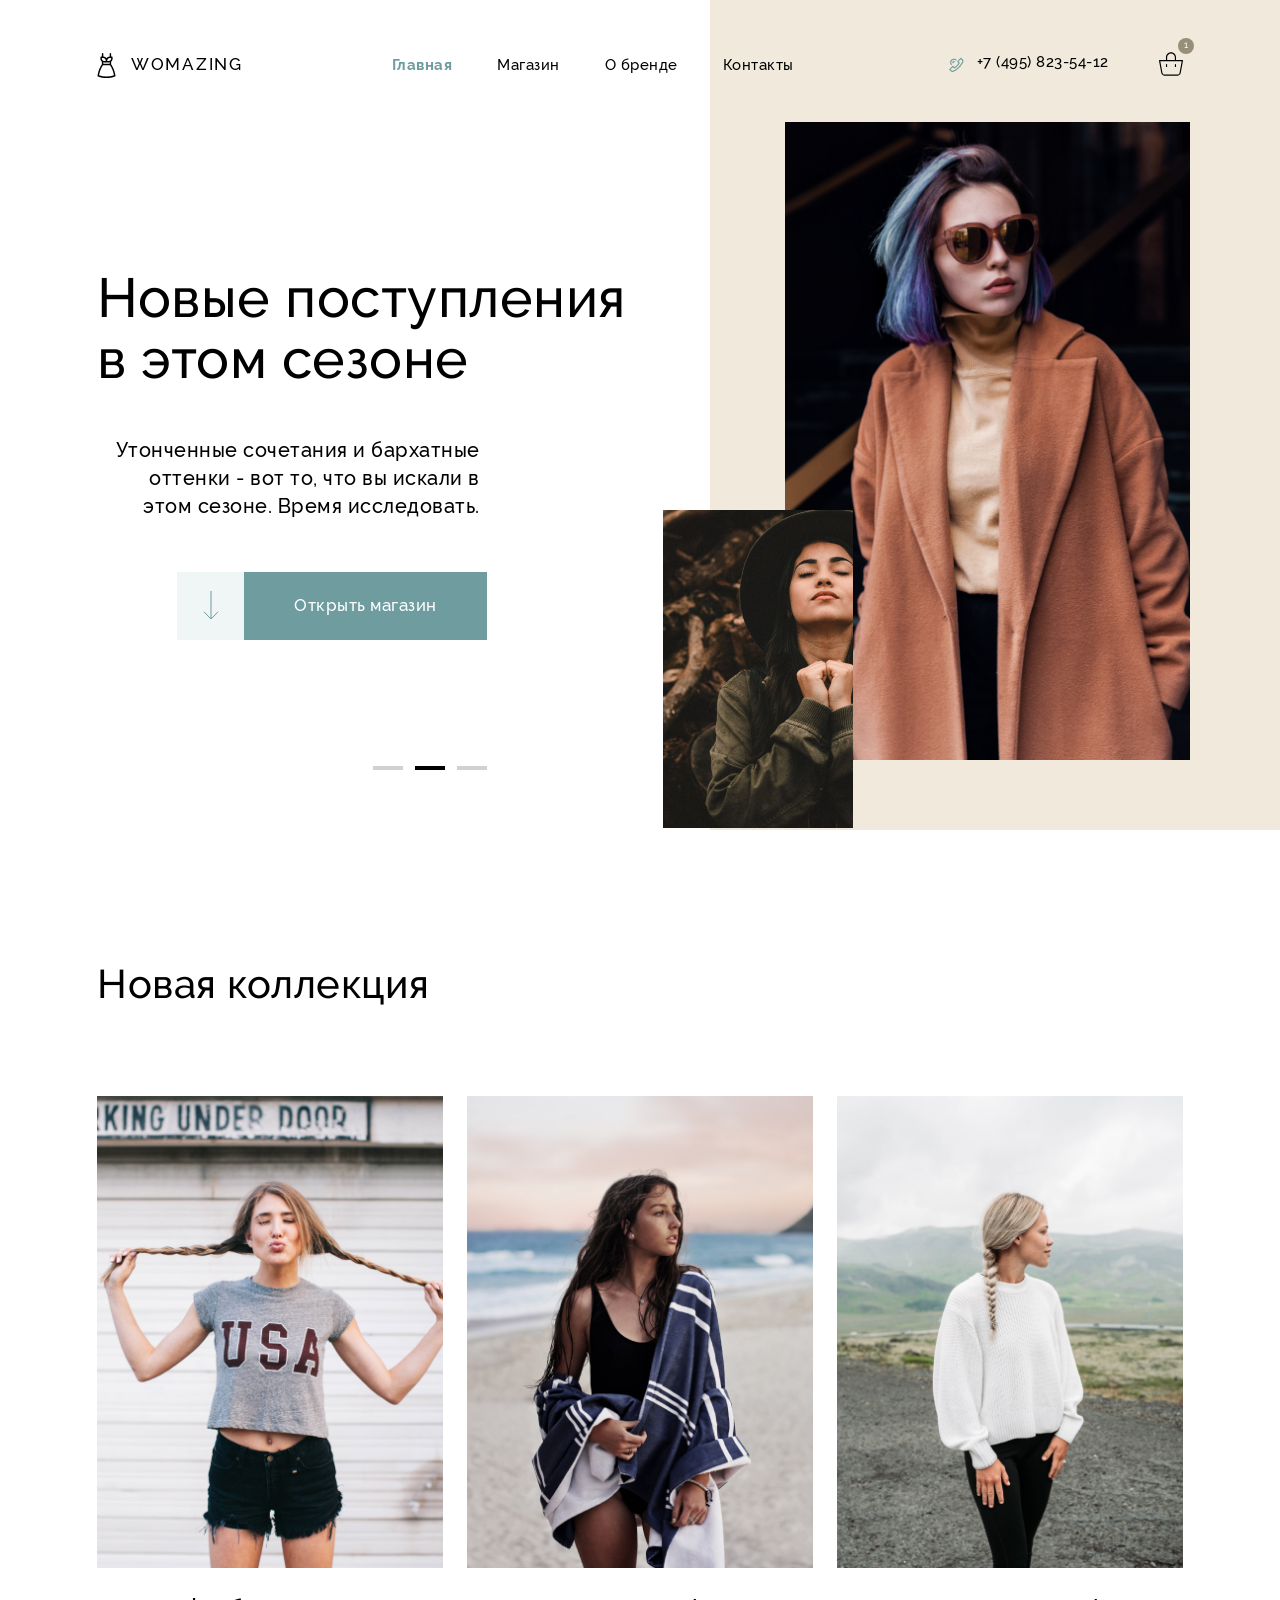
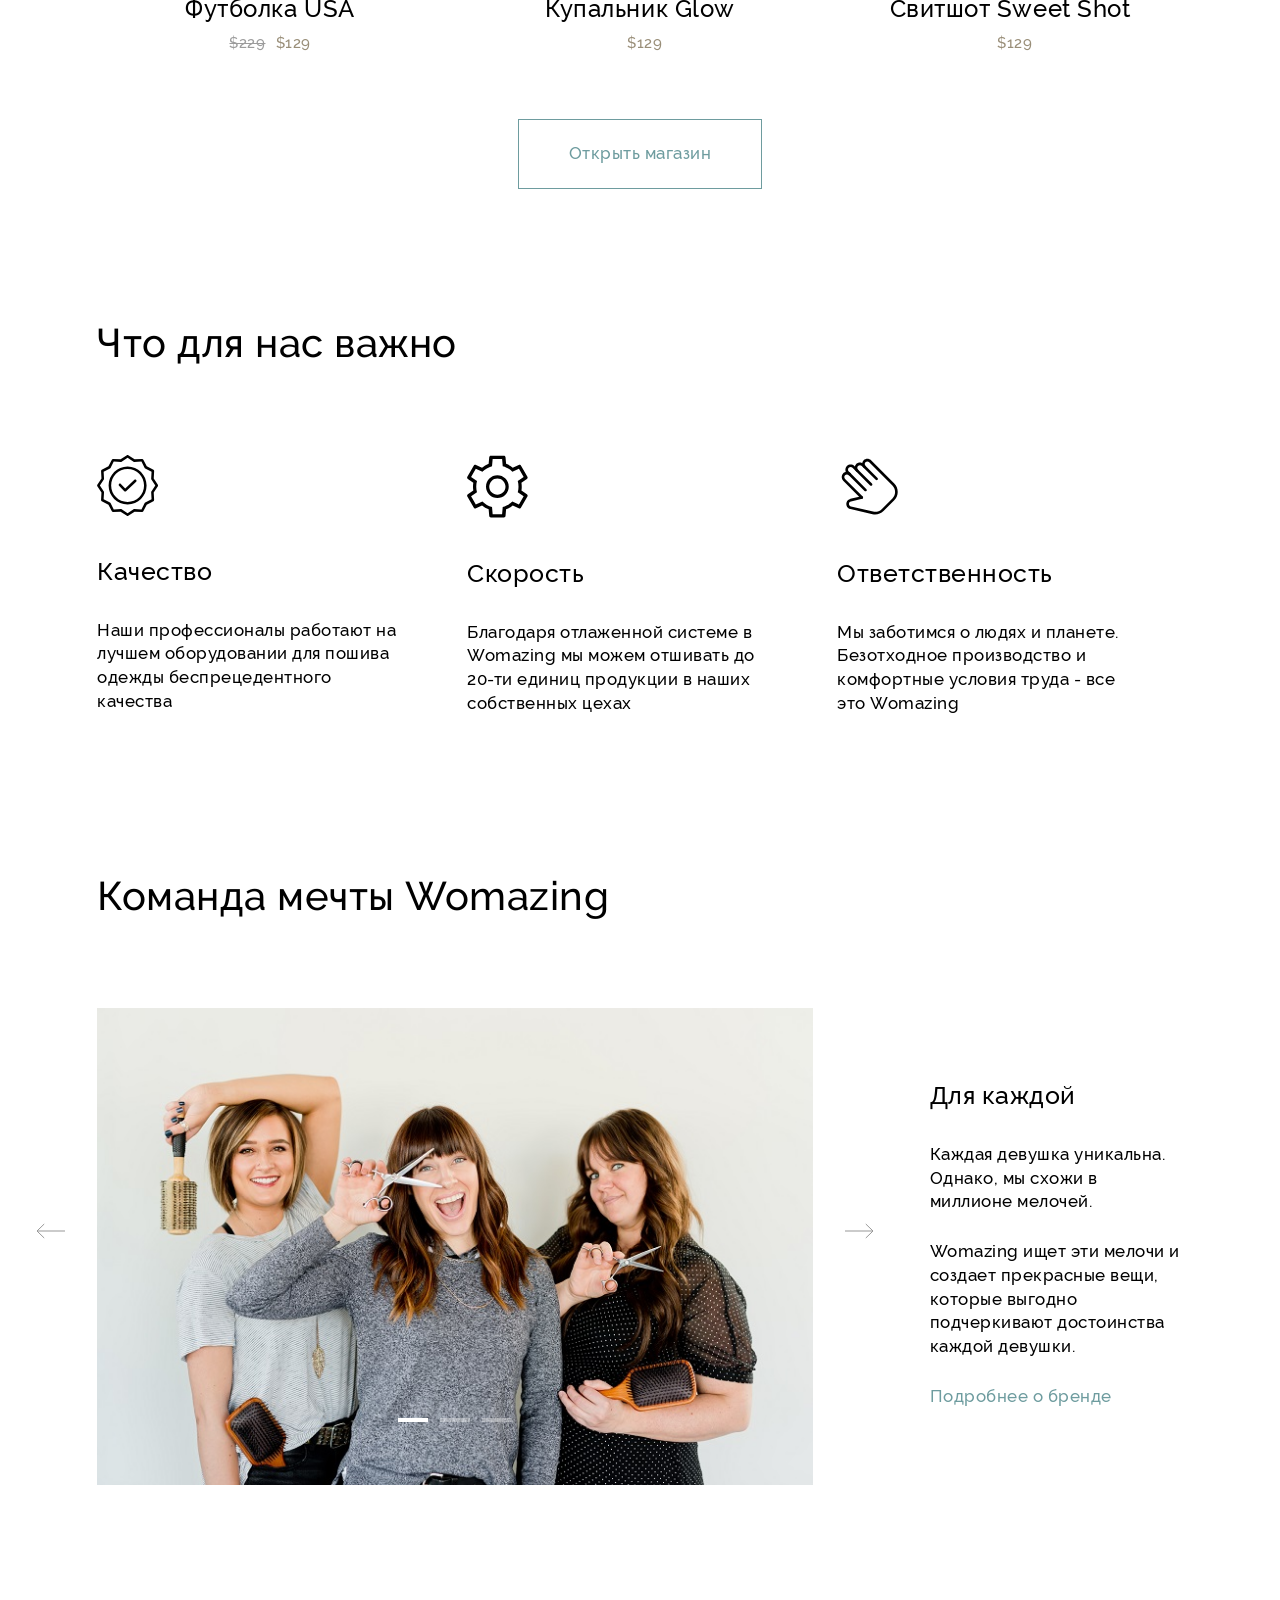
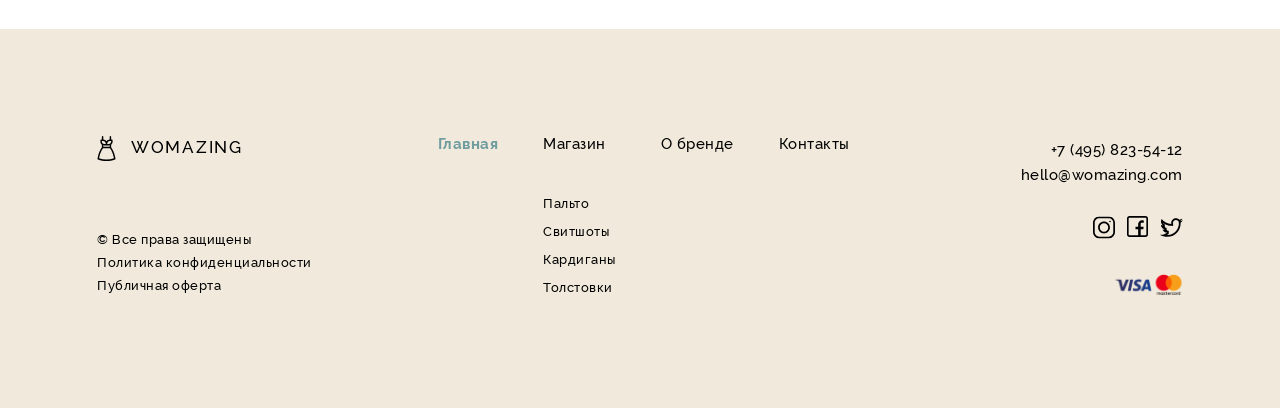
<file: index.html>
<!DOCTYPE html>
<html lang="ru">
<head>
	<meta charset="UTF-8">	
	<title>Womazing / home page</title>	
	<!-- Responsive -->
	<meta name="viewport" content="width=device-width, initial-scale=1, shrink-to-fit=no">
	<!-- OG Tags -->
	<meta property="og:title" content="Womazing / home page">
	<meta property="og:description" content="Самая успешная итальянская prêt-a-porter компания."> 
	<meta property="og:image" content="https://womazing.ru/img/preview.png">
	<meta property="og:site_name" content="Womazing">	
	<!-- Styling -->
	<meta name="theme-color" content="#F1EADC">
	<link rel="apple-touch-icon" href="img/apple-touch-icon.png">
	<link rel="icon" type="image/png" href="img/favicon.png">
	<!-- Bootstrap -->
	<link rel="stylesheet" href="css/bootstrap-reboot.min.css">
	<link rel="stylesheet" href="css/bootstrap-grid.min.css">
	<!-- Modal window -->
<!-- 	<link rel="import" href="modal.html">	 -->
	<!-- Main CSS -->
	<link rel="stylesheet" href="css/main.css">	
</head>
<body>
	<header class="header" id="header">
		<div class="menu" id="menu">
			<div class="container">				
				<div class="row">					
					<div class="col-12 d-flex align-items-center justify-content-between">
						<nav class="menu-mobile d-flex d-lg-none">
						    <input class="menu-mobile__checkbox" type="checkbox" id="checkbox">
						    <label for="checkbox" class="menu-mobile__btn">
						    	<div class="menu-mobile__icon"></div>
						    </label>
						    <div class="menu-mobile__container">
							    <ul class="menu-mobile__list">
							        <li class="menu-mobile__item">
							        	<a class="menu-mobile__link" href="index.html">Главная</a>
							        </li>
							        <li class="menu-mobile__item">
							        	<a class="menu-mobile__link" href="shop.html">Магазин</a>
							        </li>
							        <li class="menu-mobile__item">
							        	<a class="menu-mobile__link" href="about.html">О бренде</a>
							        </li>
							        <li class="menu-mobile__item">
							        	<a class="menu-mobile__link" href="contact.html">Контакты</a>
							        </li>
							    </ul>
							</div>
						</nav>
						<a class="logo d-flex" href="index.html">
							<img class="logo__image" src="img/logo-image.svg" alt="Womazing">
							womazing
						</a>
						<nav class="nav d-lg-flex align-items-center d-none">					
							<ul class="nav__list d-flex">
								<li class="nav__link nav__link_active">
									<a href="index.html">Главная</a>
								</li>
								<li class="nav__link">
									<a href="shop.html">Магазин</a>
								</li>
								<li class="nav__link">
									<a href="about.html">О бренде</a>
								</li>
								<li class="nav__link">
									<a href="contact.html">Контакты</a>
								</li>
							</ul>
						</nav>
						<div class="menu-right d-flex justify-content-end">
							<div class="menu-right__list d-lg-flex d-none">
								<a class="menu-right__phone modal-btn" id="modal-btn" href="#">			
									+7 (495) 823-54-12									
								</a>
							</div>
							<div class="menu-right__list">
								<a class="menu-right__cart" href="cart.html">
									<img src="img/shopping-cart.svg" alt="cart">
									<span class="menu-right__cart_counter">1</span>
								</a>
							</div>
						</div>
					</div>
				</div>												
			</div>
		</div>
	</header>
	<main>
		<section class="header-content" id="header-content">
			<div class="container">			
				<div class="row">
					<div class="col-12 flex-md-wrap d-lg-flex">
						<div class="col-12 col-lg-6">
							<div class="offer slider-first">							
								<h1 class="offer__title">
									Новые поступления в этом сезоне
								</h1>
								<div class="offer-content">							
									<p class="offer__text justify-content-center justify-content-md-end">
										Утонченные сочетания и бархатные оттенки - вот то, что вы искали в этом сезоне. Время исследовать.	
									</p>
									<div class="offer__btns d-flex justify-content-center justify-content-md-end">
										<a href="#news-product" class="offer__btn_down"></a>
										<a href="shop.html" class="offer__btn btn">Открыть магазин</a>		
									</div>
								</div>
							</div>
							<div class="offer slider-second d-none">							
								<h1 class="offer__title">
									Что-то новенькое. Мы заждались тебя.
								</h1>
								<div class="offer-content">							
									<p class="offer__text justify-content-center justify-content-md-end">
										Надоело искать себя в сером городе? Настало время новых идей, свежих красок и вдохновения с Womazing!	
									</p>
									<div class="offer__btns d-flex justify-content-center justify-content-md-end">
										<a href="#news-product" class="offer__btn_down"></a>
										<a href="#shop" class="offer__btn btn">Открыть магазин</a>		
									</div>									
							    </div>
						    </div>
						    <div class="offer slider-third d-none">							
								<h1 class="offer__title">
									Включай новый сезон с WOMAZING
								</h1>
								<div class="offer-content">							
									<p class="offer__text justify-content-center justify-content-md-end">
										Мы обновили ассортимент - легендарные коллекции и новинки от отечественных дизайнеров	
									</p>
									<div class="offer__btns d-flex justify-content-center justify-content-md-end">
										<a href="#news-product" class="offer__btn_down"></a>
										<a href="shop.html" class="offer__btn btn">Открыть магазин</a>
									</div>
							    </div>
						    </div>
							<div class="offer__points offer-content dots d-flex justify-content-center justify-content-md-end">
								<span class="point"></span>
								<span class="point active"></span>
								<span class="point"></span>
					    	</div>								
					    </div>						
						<div class="col-12 col-lg-6">
							<div class="offer-gallery">
								<div class="offer-gallery__static">
									<img class="offer-gallery__static offer-gallery__static_left" src="img/header-image-left.jpg" alt="Девушка в куртке">
									<img class="offer-gallery__static offer-gallery__static_right" src="img/header-image-right.jpg" alt="Девушка в соломенной шляпке">
								</div>
								<div class="offer-gallery__slider">
									<img class="slider__image" src="img/header-image-center-1.png" alt="Девушка в бежевом пальто">
									<img class="slider__image d-none" src="img/header-image-center-2.jpg" alt="Девушка в бежевом пальто">
									<img class="slider__image d-none" src="img/header-image-center-3.jpg" alt="Девушка в бежевом пальто">
								</div>							
							</div>
						</div>
					</div>
				</div>
			</div>
		</section>	
		<section class="news-product" id="news-product">
			<div class="container">
				<div class="row">
					<div class="col">
						<h2 class="section-title">
							Новая коллекция
						</h2>
					</div>
				</div>
				<div class="row flex-wrap d-flex align-items-center">
					<div class="col-12 col-md-6 col-lg-4">
						<div class="product__item">
							<div class="wrap-image">
								<img class="product__image" src="img/product-1.jpg" alt="Футболка USA">
								<a href="product-details.html" class="product__overlay">
									<img src="img/arrow-right.svg" class="product__overlay-image" alt="Перейти">
								</a>
							</div>						
							<div class="product__wrapper">
								<h4 class="product__title">
									Футболка USA
								</h4>
								<div class="product__info-wrap">
									<p class="product__price product__price_old">
										$229
									</p>
									<p class="product__price">
										$129
									</p>
								</div>
							</div>
						</div>
					</div>
					<div class="col-12 col-md-6 col-lg-4">
						<div class="product__item">
							<div class="wrap-image">
								<img class="product__image" src="img/product-2.jpg" alt="Купальник Glow">
								<a href="product-details.html" class="product__overlay">
									<img src="img/arrow-right.svg" class="product__overlay-image" alt="Перейти">
								</a>
							</div>
							<div class="product__wrapper">
								<h4 class="product__title">
									Купальник Glow
								</h4>
								<div class="product__info-wrap">
									<p class="product__price product__price_old">
										
									</p>
									<p class="product__price">
										$129
									</p>
								</div>	
							</div>
						</div>
					</div>
					<div class="col-12 col-md-6 col-lg-4">
						<div class="product__item">
							<div class="wrap-image">
								<img class="product__image" src="img/product-3.jpg" alt="Свитшот Sweet Shot">
								<a href="product-details.html" class="product__overlay">
									<img src="img/arrow-right.svg" class="product__overlay-image" alt="Перейти">
								</a>
							</div>
							<div class="product__wrapper">
								<h4 class="product__title">
									Свитшот Sweet Shot
								</h4>
								<div class="product__info-wrap">
									<p class="product__price product__price_old">
										
									</p>
									<p class="product__price">
										$129
									</p>
								</div>
							</div>
						</div>
					</div>
				</div>
				<div class="row">
					<div class="col d-flex justify-content-center">
						<a class="product__btn btn-ghost" href="shop.html">Открыть магазин</a>
					</div>
				</div>			
			</div>
		</section>
		<section class="standarts" id="standarts">
			<div class="container">
				<div class="row">
					<div class="col">
						<h2 class="section-title">
							Что для нас важно
						</h2>
					</div>
				</div>
				<div class="row flex-column flex-md-row flex-md-wrap">
					<div class="col col-md-6 col-lg-4">
						<div class="standart justify-content-center">
							<img class="standart__image" src="img/quality.svg" alt="Качество">
							<h3 class="standart__subtitle section-subtitle">
								Качество
							</h3>
							<p class="standart__text section-text">
								Наши профессионалы работают на лучшем оборудовании для пошива одежды беспрецедентного качества
							</p>
						</div>
					</div>
					<div class="col col-md-6 col-lg-4">
						<div class="standart">
							<img class="standart__image" src="img/speed.svg" alt="Скорость">
							<h3 class="standart__subtitle section-subtitle">
								Скорость
							</h3>
							<p class="standart__text section-text">
								Благодаря отлаженной системе в Womazing мы можем отшивать до 20-ти единиц продукции в наших собственных цехах
							</p>
						</div>
					</div>
					<div class="col col-md-6 col-lg-4">
						<div class="standart">
							<img class="standart__image" src="img/hand.svg" alt="Скорость">
							<h3 class="standart__subtitle section-subtitle">
								Ответственность
							</h3>
							<p class="standart__text section-text">
								Мы заботимся о людях и планете. Безотходное производство и комфортные условия труда - все это Womazing
							</p>
						</div>
					</div>
				</div>
			</div>
		</section>
		<section class="dream-team" id="dream-team">
			<div class="container">
				<div class="row">
					<div class="col">
						<h2 class="section-title">
							Команда мечты Womazing
						</h2>
					</div>
				</div>
				<div class="row flex-wrap-reverse d-lg-flex">
					<div class="col-12 col-lg-8">
						<div class="slider-wrapper">
							<div class="screen">
								<div class="screen__prev"></div>				
								<div class="screen__slide active">
									<img class="screen__image" src="img/team730-487-1.jpg" alt="Наша команда">		
								</div>
								<div class="screen__slide">
									<img class="screen__image" src="img/team730-487-2.jpg" alt="Наша команда">		
								</div>
								<div class="screen__slide">
									<img class="screen__image" src="img/team730-487-3.jpg" alt="Наша команда">		
								</div>
								<div class="screen__next"></div>							
								<div class="screen__dots d-flex justify-content-center">
									<span class="screen__dot dot active"></span>
									<span class="screen__dot dot"></span>
									<span class="screen__dot dot"></span>
							    </div>
							</div>
						</div>
					</div>
					<div class="col-md-auto col-lg-3 offset-lg-1">
						<div class="brand">
							<h3 class="brand__subtitle section-subtitle">
								Для каждой
							</h3>
							<p class="brand__text section-text">
								Каждая девушка уникальна. Однако, мы схожи в миллионе мелочей.
							</p>
							<p class="brand__text section-text">
								Womazing ищет эти мелочи и создает прекрасные вещи, которые выгодно подчеркивают достоинства каждой девушки.
							</p>
							<a href="about.html" class="brand__details">
								Подробнее о бренде
							</a>
						</div>
					</div>
				</div>
			</div>
		</section>
	</main>
	<footer class="footer" id="footer">
		<div class="container">
			<div class="row d-flex">
				<div class="col-12 flex-column flex-sm-row d-sm-flex align-items-center justify-content-sm-between">
					<div class="footer__logo">
						<a class="logo footer-logo d-flex justify-content-center justify-content-md-start">
							<img class="logo__image" src="img/logo-image.svg" alt="Womazing">
							womazing
						</a>
						<div class="legal footer-content">
							<a class="legal__link" href="#">© Все права защищены</a>
							<a class="legal__link" href="#">Политика конфиденциальности</a>
							<a class="legal__link" href="#">Публичная оферта</a>					
						</div>
					</div>				
					<ul class="footer-menu nav nav__list d-lg-flex d-none">
						<li class="nav__link nav__link_active">
							<a href="index.html">Главная</a>
						</li>
						<div class="offer__wrap">
							<li class="nav__link">
								<a href="shop.html">Магазин</a>						
							</li>
							<ul class="footer-submenu footer-content">
								<li class="footer-submenu__link">
									<a href="#">Пальто</a>
								</li>
								<li class="footer-submenu__link">
									<a href="#">Свитшоты</a>
								</li>
								<li class="footer-submenu__link">
									<a href="#">Кардиганы</a>
								</li>
								<li class="footer-submenu__link">
									<a href="#">Толстовки</a>
								</li>
							</ul>
						</div>
						<li class=" nav__link">
							<a href="about.html">О бренде</a>
						</li>
						<li class=" nav__link">
							<a href="contact.html">Контакты</a>
						</li>									
					</ul>
					<div class="footer-menu nav nav-right">
						<a class="footer-menu__link modal-btn" href="#">
							+7 (495) 823-54-12									
						</a>						
						<a class="footer-menu__link" href="mailto:hello@womazing.com">		
							hello@womazing.com
						</a>
						<div class="socials d-flex justify-content-center justify-content-md-end">
							<a class="footer-menu__link socials__link" href="#">
								<img src="img/instagram.svg" alt="Instagram">				
							</a>
							<a class="footer-menu__link socials__link" href="#">
								<img src="img/facebook.svg" alt="Facebook">	
							</a>
							<a class="footer-menu__link socials__link" href="#">
								<img src="img/twitter.svg" alt="Twitter">	
							</a>
						</div>
						<img class="footer-menu__payments" src="img/visa-mastercard.svg" alt="visa-mastercard">
					</div>
				</div>
			</div>
		</div>
	</footer>

	<!-- Modal-window -->
	<div class="modal-wrapper" id="modal-wrapper">
	    <div class="modal-overlay"></div>
	    <div class="modal-window">
	    	<div class="row">
	    		<div class="col-12 d-flex flex-column">
		    		<div class="modal-window__content">
			        	<div class="modal-window__close d-flex justify-content-end">
			        		<button class="btn-close"></button>
			        	</div>
			        </div>
		            <div class="modal-window__view">
		            	<h3 class="modal-window__title">Заказать обратный звонок</h3>
		            	<form action="mail.php" class="modal-content__form js-form" id="modal-window-form" novalidate="novalidate">
			                <input type="text" class="modal-content__input" name="name" placeholder="Имя" required>
			                <input type="e-mail" class="modal-content__input" name="email" placeholder="E-mail">
			                <input type="tel" class="modal-content__input" name="tel" placeholder="Телефон">
			                <button type="submit" class="modal-content__call btn-call btn" data-submit>Заказать звонок</button>
		            	</form>
		            </div>                            
		        </div>         
	    	</div>
	    </div>    
	</div>
	<!-- Message for user after submitting the form -->
	<div class="modal-message" id="modal-message">
	    <div class="modal-message__overlay"></div>
	    <div class="modal-message__window">
	    	<div class="row">
	    		<div class="col-12 d-flex text-center">
	    			<div class="modal-message__view" id="modal-message__view">
					    <h3 class="modal-message__title modal-window__title" id="thx">
					        Отлично! Мы скоро вам перезвоним.
					    </h3>
					    <button class="modal-message__btn btn-ghost">Закрыть</button>
					</div>
	    		</div>
	    	</div>
	    </div>
	</div>

    <!-- Jquery, Popper, Bootstrap -->
    <script src="js/jquery-3.6.0.min.js"></script>  
    <script src="js/bootstrap.min.js"></script>

    <!-- Jquery Plugins, main Jquery -->
    <script src="js/jquery.validate.min.js"></script>
    <script src="js/main-home.js"></script>	
	<script src="js/main.js"></script>
</body>
</file>
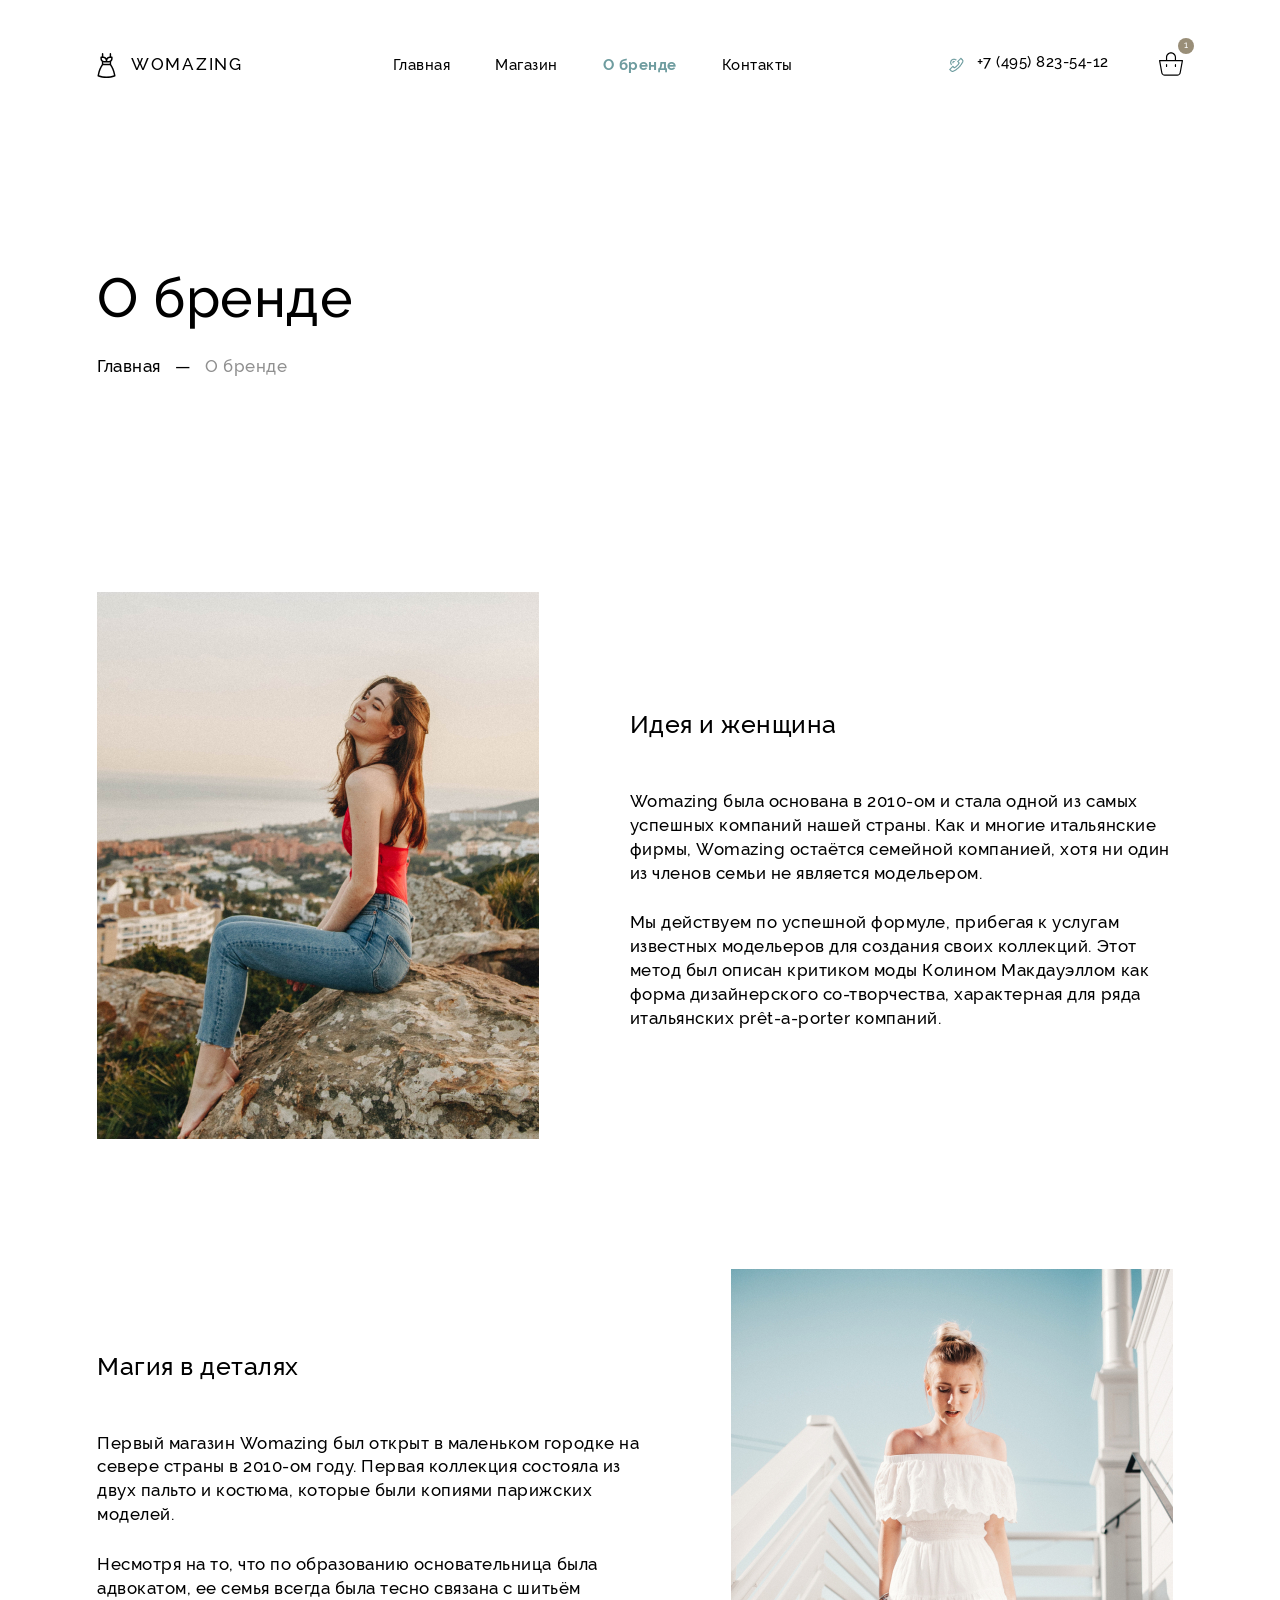
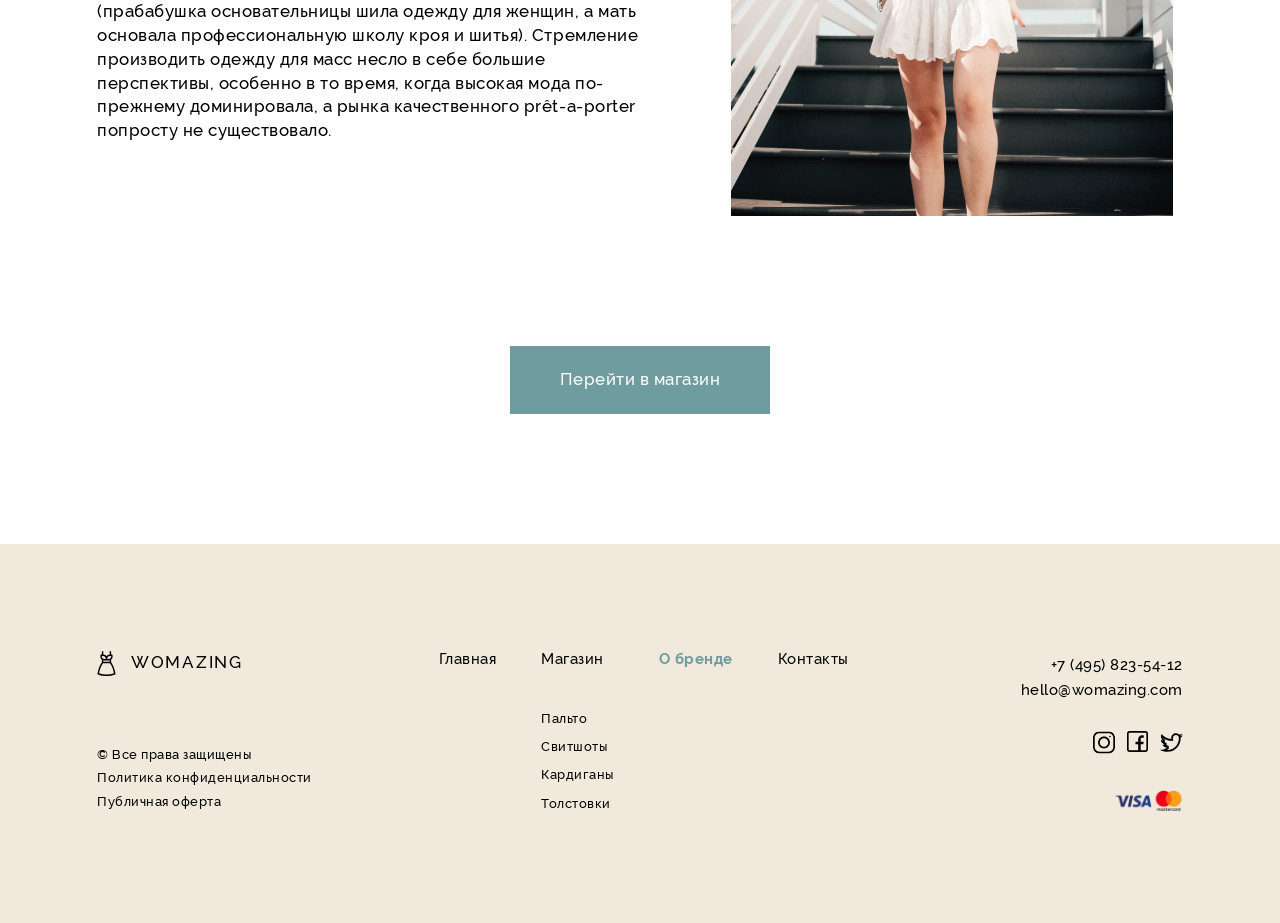
<file: about.html>
<!DOCTYPE html>
<html lang="ru">
<head>
	<meta charset="UTF-8">	
	<title>Womazing / about page</title>	
	<!-- Responsive -->
	<meta name="viewport" content="width=device-width, initial-scale=1, shrink-to-fit=no">
	<!-- OG Tags -->
	<meta property="og:title" content="Womazing / about page">
	<meta property="og:description" content="Самая успешная итальянская prêt-a-porter компания."> 
	<meta property="og:image" content="https://womazing.ru/img/preview.png">
	<meta property="og:site_name" content="Womazing">	
	<!-- Styling -->
	<meta name="theme-color" content="#F1EADC">
	<link rel="apple-touch-icon" href="img/apple-touch-icon.png">
	<link rel="icon" type="image/png" href="img/favicon.png">
	<!-- Bootstrap -->
	<link rel="stylesheet" href="css/bootstrap-reboot.min.css">
	<link rel="stylesheet" href="css/bootstrap-grid.min.css">
	<!-- Fonts -->	
	<!-- Main CSS -->
	<link rel="stylesheet" href="css/main.css">	
</head>
<body>
	<header class="header" id="header">
		<div class="menu" id="menu">
			<div class="container">				
				<div class="row">					
					<div class="col-12 d-flex align-items-center justify-content-between">
						<nav class="menu-mobile d-flex d-lg-none">
						    <input class="menu-mobile__checkbox" type="checkbox" id="checkbox">
						    <label for="checkbox" class="menu-mobile__btn">
						    	<div class="menu-mobile__icon"></div>
						    </label>
						    <div class="menu-mobile__container">
							    <ul class="menu-mobile__list">
							        <li class="menu-mobile__item">
							        	<a class="menu-mobile__link" href="index.html">Главная</a>
							        </li>
							        <li class="menu-mobile__item">
							        	<a class="menu-mobile__link" href="shop.html">Магазин</a>
							        </li>
							        <li class="menu-mobile__item">
							        	<a class="menu-mobile__link" href="about.html">О бренде</a>
							        </li>
							        <li class="menu-mobile__item">
							        	<a class="menu-mobile__link" href="contact.html">Контакты</a>
							        </li>
							    </ul>
							</div>
						</nav>
						<a class="logo d-flex">
							<img class="logo__image" src="img/logo-image.svg" alt="Womazing">
							womazing
						</a>
						<nav class="nav d-lg-flex align-items-center d-none">					
							<ul class="nav__list d-flex">
								<li class="nav__link">
									<a href="index.html">Главная</a>
								</li>
								<li class="nav__link">
									<a href="shop.html">Магазин</a>
								</li>
								<li class="nav__link nav__link_active">
									<a href="about.html">О бренде</a>
								</li>
								<li class="nav__link">
									<a href="contact.html">Контакты</a>
								</li>
							</ul>
						</nav>
						<div class="menu-right d-flex justify-content-end">
							<div class="menu-right__list d-lg-flex d-none">
								<a class="menu-right__phone modal-btn" href="#">						
									+7 (495) 823-54-12									
								</a>
							</div>
							<div class="menu-right__list">
								<a class="menu-right__cart" href="cart.html">
									<img src="img/shopping-cart.svg" alt="cart">
									<span class="menu-right__cart_counter">1</span>
								</a>
							</div>
						</div>
					</div>
				</div>												
			</div>
		</div>
	</header>
	<main>
		<section class="about-header" id="about-header">
			<div class="container">			
				<div class="row">
					<div class="col">
						<h1 class="page-title">О бренде</h1>
						<div class="bread-crumbs">
							<a class="bread-crumbs__btn" href="index.html">Главная</a>
							<span class="bread-crumbs__dash">—</span>
							<a class="bread-crumbs__btn bread-crumbs__btn_now" href="about.html">О бренде</a>
						</div>
					</div>				
				</div>
			</div>
		</section>			
		<section class="about-brand" id="about-brand">
			<div class="container">
				<div class="row">					
					<div class="col-12">
						<div class="about-brand__wrap d-flex align-items-center flex-column-reverse flex-lg-row">
							<div class="col col-lg-5">
								<img class="about-brand__img" src="img/about-1.jpg" alt="Девушка на камне">
							</div>						
							<div class="col col-lg-7">
								<div class="about-brand__content about-brand__content_first">
									<h3 class="about-brand__title section-subtitle">
										Идея и женщина
									</h3>
									<p class="about-brand__text section-text">
										Womazing была основана в 2010-ом и стала одной из самых успешных компаний нашей страны. Как и многие итальянские фирмы, Womazing остаётся семейной компанией, хотя ни один из членов семьи не является модельером.
									</p>
									<p class="about-brand__text section-text">
										Мы действуем по успешной формуле, прибегая к услугам известных модельеров для создания своих коллекций. Этот метод был описан критиком моды Колином Макдауэллом как форма дизайнерского со-творчества, характерная для ряда итальянских prêt-a-porter компаний.
									</p>
								</div>														
							</div>	
						</div>						
					</div>
					<div class="col-12">
						<div class="about-brand__wrap  d-flex align-items-center flex-column flex-lg-row">						
							<div class="col col-lg-7">
								<div class="about-brand__content about-brand__content_second">
									<h3 class="about-brand__title section-subtitle">
										Магия в деталях
									</h3>
									<p class="about-brand__text section-text">
										Первый магазин Womazing был открыт в маленьком городке на севере страны в 2010-ом году. Первая коллекция состояла из двух пальто и костюма, которые были копиями парижских моделей.
									</p>
									<p class="about-brand__text section-text">
										Несмотря на то, что по образованию основательница была адвокатом, ее семья всегда была тесно связана с шитьём (прабабушка основательницы шила одежду для женщин, а мать основала профессиональную школу кроя и шитья). Стремление производить одежду для масс несло в себе большие перспективы, особенно в то время, когда высокая мода по-прежнему доминировала, а рынка качественного prêt-a-porter попросту не существовало.
									</p>
								</div>
							</div>
							<div class="col col-lg-5">
								<img class="about-brand__img" src="img/about-2.jpg" alt="Девушка в белом платье">
							</div>
						</div>	
					</div>				
					<div class="col-12 d-flex justify-content-center">						
						<a class="about__btn btn" href="shop.html">Перейти в магазин</a>
					</div>
				</div>						
			</div>
		</section>	
	</main>
	<footer class="footer" id="footer">
		<div class="container">
			<div class="row d-flex">
				<div class="col-12 flex-column flex-sm-row d-sm-flex align-items-center justify-content-sm-between">
					<div class="footer__logo">
						<a class="logo footer-logo d-flex justify-content-center justify-content-md-start">
							<img class="logo__image" src="img/logo-image.svg" alt="Womazing">
							womazing
						</a>
						<div class="legal footer-content">
							<a class="legal__link" href="#">© Все права защищены</a>
							<a class="legal__link" href="#">Политика конфиденциальности</a>
							<a class="legal__link" href="#">Публичная оферта</a>					
						</div>
					</div>				
					<ul class="footer-menu nav nav__list d-lg-flex d-none">
						<li class="nav__link">
							<a href="index.html">Главная</a>
						</li>
						<div class="offer__wrap">
							<li class="nav__link">
								<a href="shop.html">Магазин</a>									
							</li>
							<ul class="footer-submenu footer-content">
								<li class="footer-submenu__link">
									<a href="#">Пальто</a>
								</li>
								<li class="footer-submenu__link">
									<a href="#">Свитшоты</a>
								</li>
								<li class="footer-submenu__link">
									<a href="#">Кардиганы</a>
								</li>
								<li class="footer-submenu__link">
									<a href="#">Толстовки</a>
								</li>
							</ul>
						</div>
						<li class=" nav__link nav__link_active">
							<a href="about.html">О бренде</a>
						</li>
						<li class=" nav__link">
							<a href="contact.html">Контакты</a>
						</li>									
					</ul>
					<div class="footer-menu nav nav-right">
						<a class="footer-menu__link modal-btn" href="#">
							+7 (495) 823-54-12									
						</a>						
						<a class="footer-menu__link" href="mailto:hello@womazing.com">		
							hello@womazing.com
						</a>
						<div class="socials d-flex justify-content-center justify-content-md-end">
							<a class="footer-menu__link socials__link" href="#">
								<img src="img/instagram.svg" alt="Instagram">				
							</a>
							<a class="footer-menu__link socials__link" href="#">
								<img src="img/facebook.svg" alt="Facebook">	
							</a>
							<a class="footer-menu__link socials__link" href="#">
								<img src="img/twitter.svg" alt="Twitter">	
							</a>
						</div>
						<img class="footer-menu__payments" src="img/visa-mastercard.svg" alt="visa-mastercard">
					</div>
				</div>
			</div>
		</div>
	</footer>
	<!-- Modal-window -->
<div class="modal-wrapper" id="modal-wrapper">
    <div class="modal-overlay"></div>
    <div class="modal-window">
    	<div class="row">
    		<div class="col-12 d-flex flex-column">
	    		<div class="modal-window__content">
		        	<div class="modal-window__close d-flex justify-content-end">
		        		<button class="btn-close"></button>
		        	</div>
	            <div class="modal-window__view">
	            	<h3 class="modal-window__title">Заказать обратный звонок</h3>
	            	<form action="mail.php" class="modal-content__form js-form" id="modal-window-form" novalidate="novalidate">
		                <input type="text" class="modal-content__input" name="name" placeholder="Имя" required>
		                <input type="e-mail" class="modal-content__input" name="email" placeholder="E-mail">
		                <input type="tel" class="modal-content__input" name="tel" placeholder="Телефон">
		                <button type="submit" class="modal-content__call btn-call btn" data-submit>Заказать звонок</button>
	            	</form>
	            </div>                            
	        </div>         
    	</div>
    </div>    
</div>
<!-- Message for user after submitting the form -->
<div class="modal-message" id="modal-message">
    <div class="modal-message__overlay"></div>
    <div class="modal-message__window">
    	<div class="row">
    		<div class="col-12 d-flex flex-column text-center">
    			<div class="modal-message__view" id="modal-message__view">
				    <h3 class="modal-message__title modal-window__title" id="thx">
				        Отлично! Мы скоро вам перезвоним.
				    </h3>
				    <button class="btn-close btn-ghost">Закрыть</button>
				</div>
    		</div>
    	</div>
    </div>
</div>

	<!-- <script src="./assets/js/vendor/modernizr-3.5.0.min.js"></script> -->
    <!-- Jquery, Popper, Bootstrap -->
    <script src="js/jquery-3.6.0.min.js"></script>  
    <script src="js/bootstrap.min.js"></script>

    <!-- Jquery Plugins, main Jquery -->	
    <!-- <script src="./assets/js/parallax.js"></script>
    <script src="./assets/js/swiper-bundle.min.js"></script> -->
    <script src="js/jquery.validate.min.js"></script>	
	<script src="js/main.js"></script>
</body>
</file>
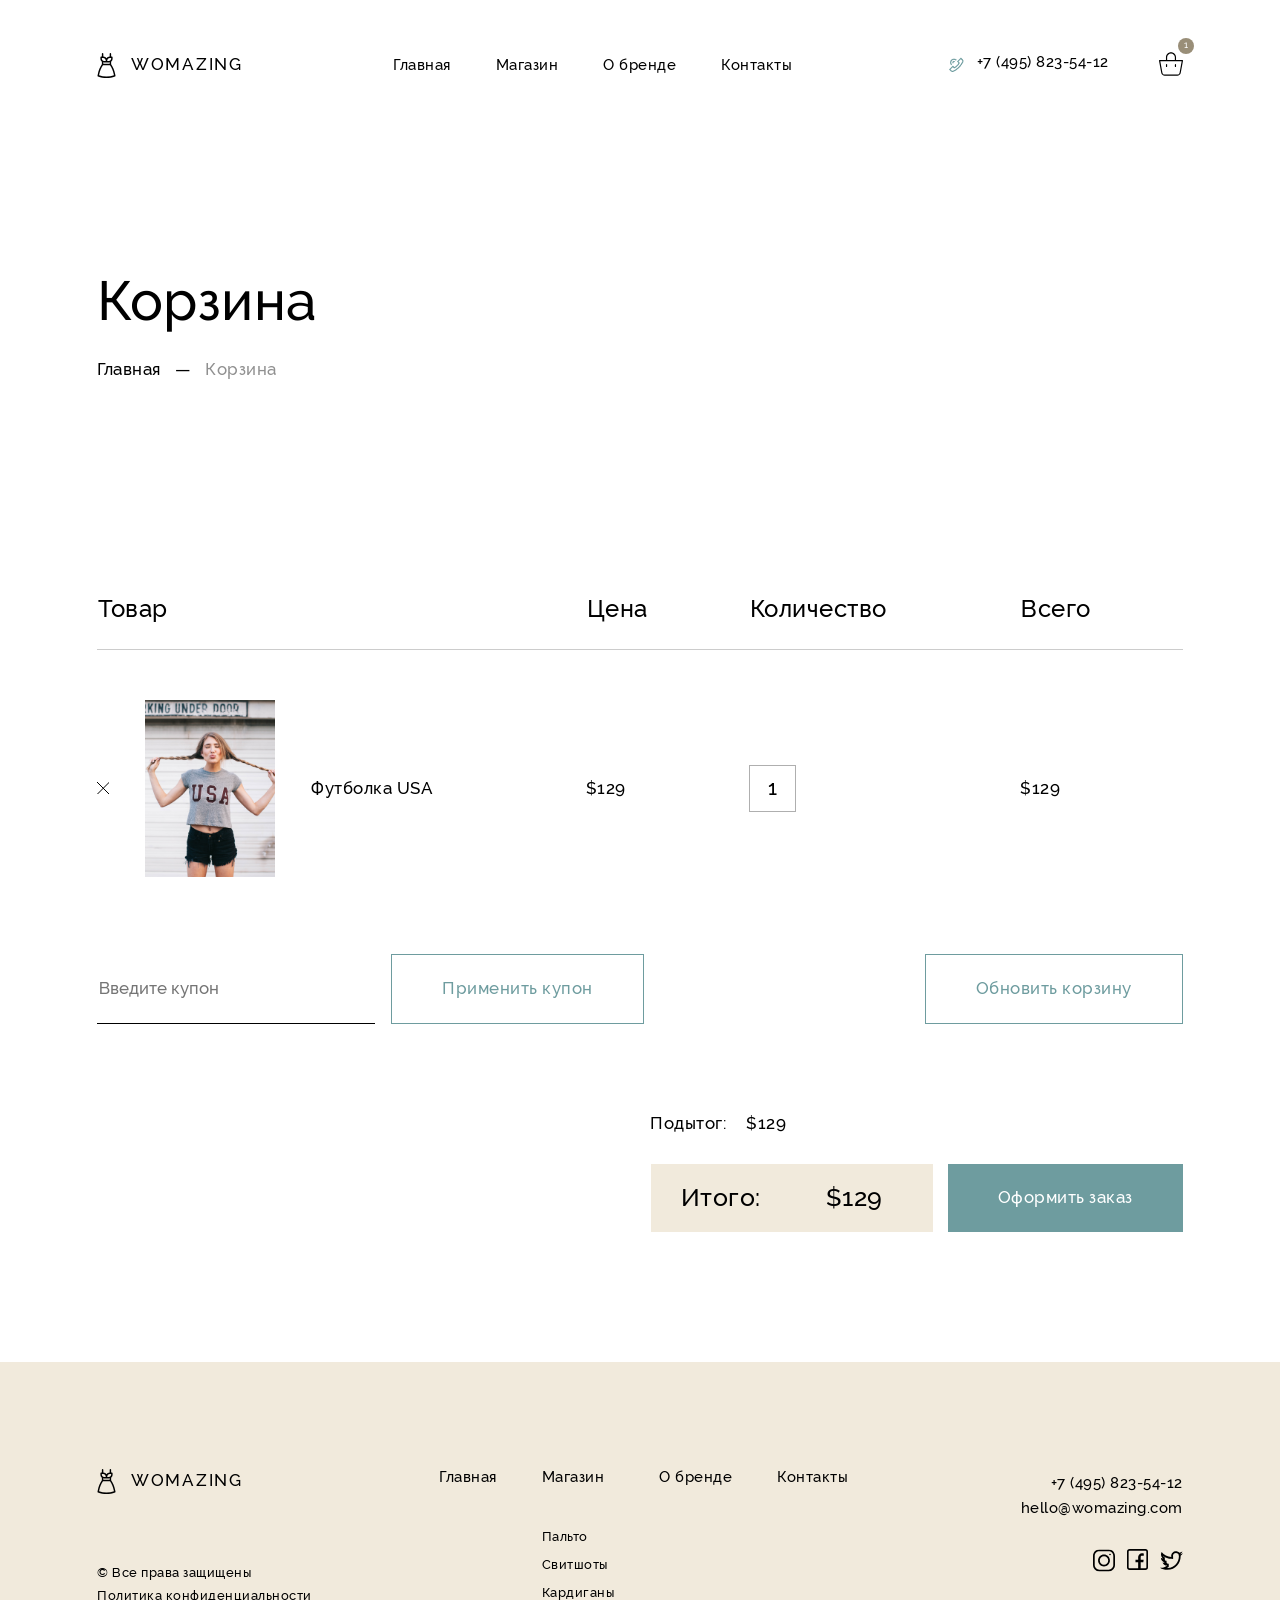
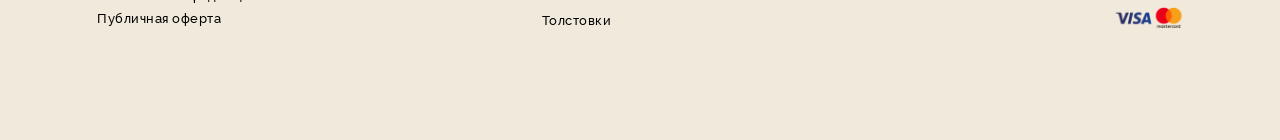
<file: cart.html>
<!DOCTYPE html>
<html lang="ru">
<head>
	<meta charset="UTF-8">	
	<title>Womazing / cart page</title>	
	<!-- Responsive -->
	<meta name="viewport" content="width=device-width, initial-scale=1, shrink-to-fit=no">
	<!-- OG Tags -->
	<meta property="og:title" content="Womazing / cart page">
	<meta property="og:description" content="Самая успешная итальянская prêt-a-porter компания."> 
	<meta property="og:image" content="https://womazing.ru/img/preview.png">
	<meta property="og:site_name" content="Womazing">	
	<!-- Styling -->
	<meta name="theme-color" content="#F1EADC">
	<link rel="apple-touch-icon" href="img/apple-touch-icon.png">
	<link rel="icon" type="image/png" href="img/favicon.png">
	<!-- Bootstrap -->
	<link rel="stylesheet" href="css/bootstrap-reboot.min.css">
	<link rel="stylesheet" href="css/bootstrap-grid.min.css">
	<!-- Fonts -->	
	<!-- Main CSS -->
	<link rel="stylesheet" href="css/main.css">	
</head>
<body>
	<header class="header" id="header">
		<div class="menu" id="menu">
			<div class="container">				
				<div class="row">					
					<div class="col-12 d-flex align-items-center justify-content-between">
						<nav class="menu-mobile d-flex d-lg-none">
						    <input class="menu-mobile__checkbox" type="checkbox" id="checkbox">
						    <label for="checkbox" class="menu-mobile__btn">
						    	<div class="menu-mobile__icon"></div>
						    </label>
						    <div class="menu-mobile__container">
							    <ul class="menu-mobile__list">
							        <li class="menu-mobile__item">
							        	<a class="menu-mobile__link" href="index.html">Главная</a>
							        </li>
							        <li class="menu-mobile__item">
							        	<a class="menu-mobile__link" href="shop.html">Магазин</a>
							        </li>
							        <li class="menu-mobile__item">
							        	<a class="menu-mobile__link" href="about.html">О бренде</a>
							        </li>
							        <li class="menu-mobile__item">
							        	<a class="menu-mobile__link" href="contact.html">Контакты</a>
							        </li>
							    </ul>
							</div>
						</nav>
						<a class="logo d-flex">
							<img class="logo__image" src="img/logo-image.svg" alt="Womazing">
							womazing
						</a>
						<nav class="nav d-lg-flex align-items-center d-none">					
							<ul class="nav__list d-flex">
								<li class="nav__link">
									<a href="index.html">Главная</a>
								</li>
								<li class="nav__link">
									<a href="shop.html">Магазин</a>
								</li>
								<li class="nav__link">
									<a href="about.html">О бренде</a>
								</li>
								<li class="nav__link">
									<a href="contact.html">Контакты</a>
								</li>
							</ul>
						</nav>
						<div class="menu-right d-flex justify-content-end">
							<div class="menu-right__list d-lg-flex d-none">
								<a class="menu-right__phone modal-btn" href="#">						
									+7 (495) 823-54-12									
								</a>
							</div>
							<div class="menu-right__list">
								<a class="menu-right__cart" href="cart.html">
									<img src="img/shopping-cart.svg" alt="cart">
									<span class="menu-right__cart_counter">1</span>
								</a>
							</div>
						</div>
					</div>
				</div>												
			</div>
		</div>
	</header>
	<main>
		<section class="cart-header" id="cart-header">
			<div class="container">			
				<div class="row">
					<div class="col">
						<h1 class="cart-header__title page-title">Корзина</h1>
						<div class="bread-crumbs">
							<a class="bread-crumbs__btn" href="index.html">Главная</a>
							<span class="bread-crumbs__dash">—</span>
							<a class="bread-crumbs__btn bread-crumbs__btn_now" href="cart.html">Корзина</a>
						</div>
					</div>				
				</div>
			</div>
		</section>			
		<section class="cart" id="cart">
			<div class="container">
				<div class="row">
					<div class="col-12 d-flex">
						<div class="cart__table">
			            	<table class="table">
			            		<thead>
									<tr>
										<th class="table__col1" scope="col">
											<h4>Товар</h4>
										</th>
										<th class="table__col2" scope="col">
											<h4>Цена</h4>
										</th>
										<th class="table__col3" scope="col">
											<h4>Количество</h4>
										</th>
										<th class="table__col4" scope="col">
											<h4>Всего</h4>
										</th>
									</tr>
								</thead>
				                <tbody>
									<tr>
										<td>
											<div class="cart-product d-flex align-items-center">
												<span class="remove-btn"></span>
												<div class="cart-product__wrap d-sm-flex align-items-center">
													<div class="cart-product__image">
														<img src="img/product-1.jpg" alt="Футболка USA"/>
													</div>
													<div class="cart-product__title">
														<p>Футболка USA</p>
													</div>	
												</div>
												
											</div>
										</td>
										<td>
											<p class="cart-product__price">$129</p>
										</td>
										<td class="table__col3">
											<input class="cart-product__quantity product-details__quantity" type="text" step="1" min="0" max="" value="1">
										</td>
										<td>
											<p class="cart-product__total">$129</p>
										</td>
									</tr>									
								</tbody>
							</table>				
						</div>						
					</div>
				</div>
				<div class="row">
					<div class="col">
						<div class="cart__btns d-flex justify-content-center flex-wrap flex-column flex-sm-row justify-content-md-end justify-content-lg-between">
							<div class="cart__cupon d-flex flex-wrap flex-column flex-sm-row float-start">
								<input class="cart__cupon-placeholder" type="text" placeholder="Введите купон">
								<a class="cart__cupon-btn btn-ghost" href="#">Применить купон</a>
							</div>
							<div class="cart__update">
								<a class="cart__update-btn btn-ghost" href="checkout.html">Обновить корзину</a>
							</div>
						</div>						
					</div>	
				</div>
				<div class="row">
					<div class="col-12">
						<div class="offset-md-6">
							<div class="cart__subtotal-price d-flex">
								<p>Подытог:<p>
								<p>$129</p>
							</div>					
							<div class="d-flex align-items-center align-items-md-end flex-column flex-xl-row justify-content-xl-end">
								<div class="cart__total-price d-flex">
									<h3>Итого:</h3>
									<h3>$129</h3>
								</div>
								<a class="cart__checkout-btn btn" href="checkout.html">Оформить заказ</a>
							</div>	
						</div>						
					</div>
				</div>
			</div>		
		</section>	
	</main>
	<footer class="footer" id="footer">
		<div class="container">
			<div class="row d-flex">
				<div class="col-12 flex-column flex-sm-row d-sm-flex align-items-center justify-content-sm-between">
					<div class="footer__logo">
						<a class="logo footer-logo d-flex justify-content-center justify-content-md-start">
							<img class="logo__image" src="img/logo-image.svg" alt="Womazing">
							womazing
						</a>
						<div class="legal footer-content">
							<a class="legal__link" href="#">© Все права защищены</a>
							<a class="legal__link" href="#">Политика конфиденциальности</a>
							<a class="legal__link" href="#">Публичная оферта</a>					
						</div>
					</div>				
					<ul class="footer-menu nav nav__list d-lg-flex d-none">
						<li class="nav__link">
							<a href="index.html">Главная</a>
						</li>
						<div class="offer__wrap">
							<li class="nav__link">
								<a href="shop.html">Магазин</a>									
							</li>
							<ul class="footer-submenu footer-content">
								<li class="footer-submenu__link">
									<a href="#">Пальто</a>
								</li>
								<li class="footer-submenu__link">
									<a href="#">Свитшоты</a>
								</li>
								<li class="footer-submenu__link">
									<a href="#">Кардиганы</a>
								</li>
								<li class="footer-submenu__link">
									<a href="#">Толстовки</a>
								</li>
							</ul>
						</div>
						<li class=" nav__link">
							<a href="about.html">О бренде</a>
						</li>
						<li class=" nav__link">
							<a href="contact.html">Контакты</a>
						</li>									
					</ul>
					<div class="footer-menu nav nav-right">
						<a class="footer-menu__link modal-btn" href="#">
							+7 (495) 823-54-12									
						</a>						
						<a class="footer-menu__link" href="mailto:hello@womazing.com">		
							hello@womazing.com
						</a>
						<div class="socials d-flex justify-content-center justify-content-md-end">
							<a class="footer-menu__link socials__link" href="#">
								<img src="img/instagram.svg" alt="Instagram">				
							</a>
							<a class="footer-menu__link socials__link" href="#">
								<img src="img/facebook.svg" alt="Facebook">	
							</a>
							<a class="footer-menu__link socials__link" href="#">
								<img src="img/twitter.svg" alt="Twitter">	
							</a>
						</div>
						<img class="footer-menu__payments" src="img/visa-mastercard.svg" alt="visa-mastercard">
					</div>
				</div>
			</div>
		</div>
	</footer>
	<!-- Modal-window -->
	<div class="modal-wrapper" id="modal-wrapper">
	    <div class="modal-overlay"></div>
	    <div class="modal-window">
	    	<div class="row">
	    		<div class="col-12 d-flex flex-column">
		    		<div class="modal-window__content">
			        	<div class="modal-window__close d-flex justify-content-end">
			        		<button class="btn-close"></button>
			        	</div>
		            <div class="modal-window__view">
		            	<h3 class="modal-window__title">Заказать обратный звонок</h3>
		            	<form action="mail.php" class="modal-content__form js-form" id="modal-window-form" novalidate="novalidate">
			                <input type="text" class="modal-content__input" name="name" placeholder="Имя" required>
			                <input type="e-mail" class="modal-content__input" name="email" placeholder="E-mail">
			                <input type="tel" class="modal-content__input" name="tel" placeholder="Телефон">
			                <button type="submit" class="modal-content__call btn-call btn" data-submit>Заказать звонок</button>
		            	</form>
		            </div>                            
		        </div>         
	    	</div>
	    </div>    
	</div>
	<!-- Message for user after submitting the form -->
	<div class="modal-message" id="modal-message">
	    <div class="modal-message__overlay"></div>
	    <div class="modal-message__window">
	    	<div class="row">
	    		<div class="col-12 d-flex flex-column text-center">
	    			<div class="modal-message__view" id="modal-message__view">
					    <h3 class="modal-message__title modal-window__title" id="thx">
					        Отлично! Мы скоро вам перезвоним.
					    </h3>
					    <button class="btn-close btn-ghost">Закрыть</button>
					</div>
	    		</div>
	    	</div>
	    </div>
	</div>

	<!-- <script src="./assets/js/vendor/modernizr-3.5.0.min.js"></script> -->
    <!-- Jquery, Popper, Bootstrap -->
    <script src="js/jquery-3.6.0.min.js"></script>  
    <script src="js/bootstrap.min.js"></script>

    <!-- Jquery Plugins, main Jquery -->	
  <!--   <script src="./assets/js/parallax.js"></script>
    <script src="./assets/js/swiper-bundle.min.js"></script> -->
    <script src="js/jquery.validate.min.js"></script>	
	<script src="js/main.js"></script>
</body>
</file>
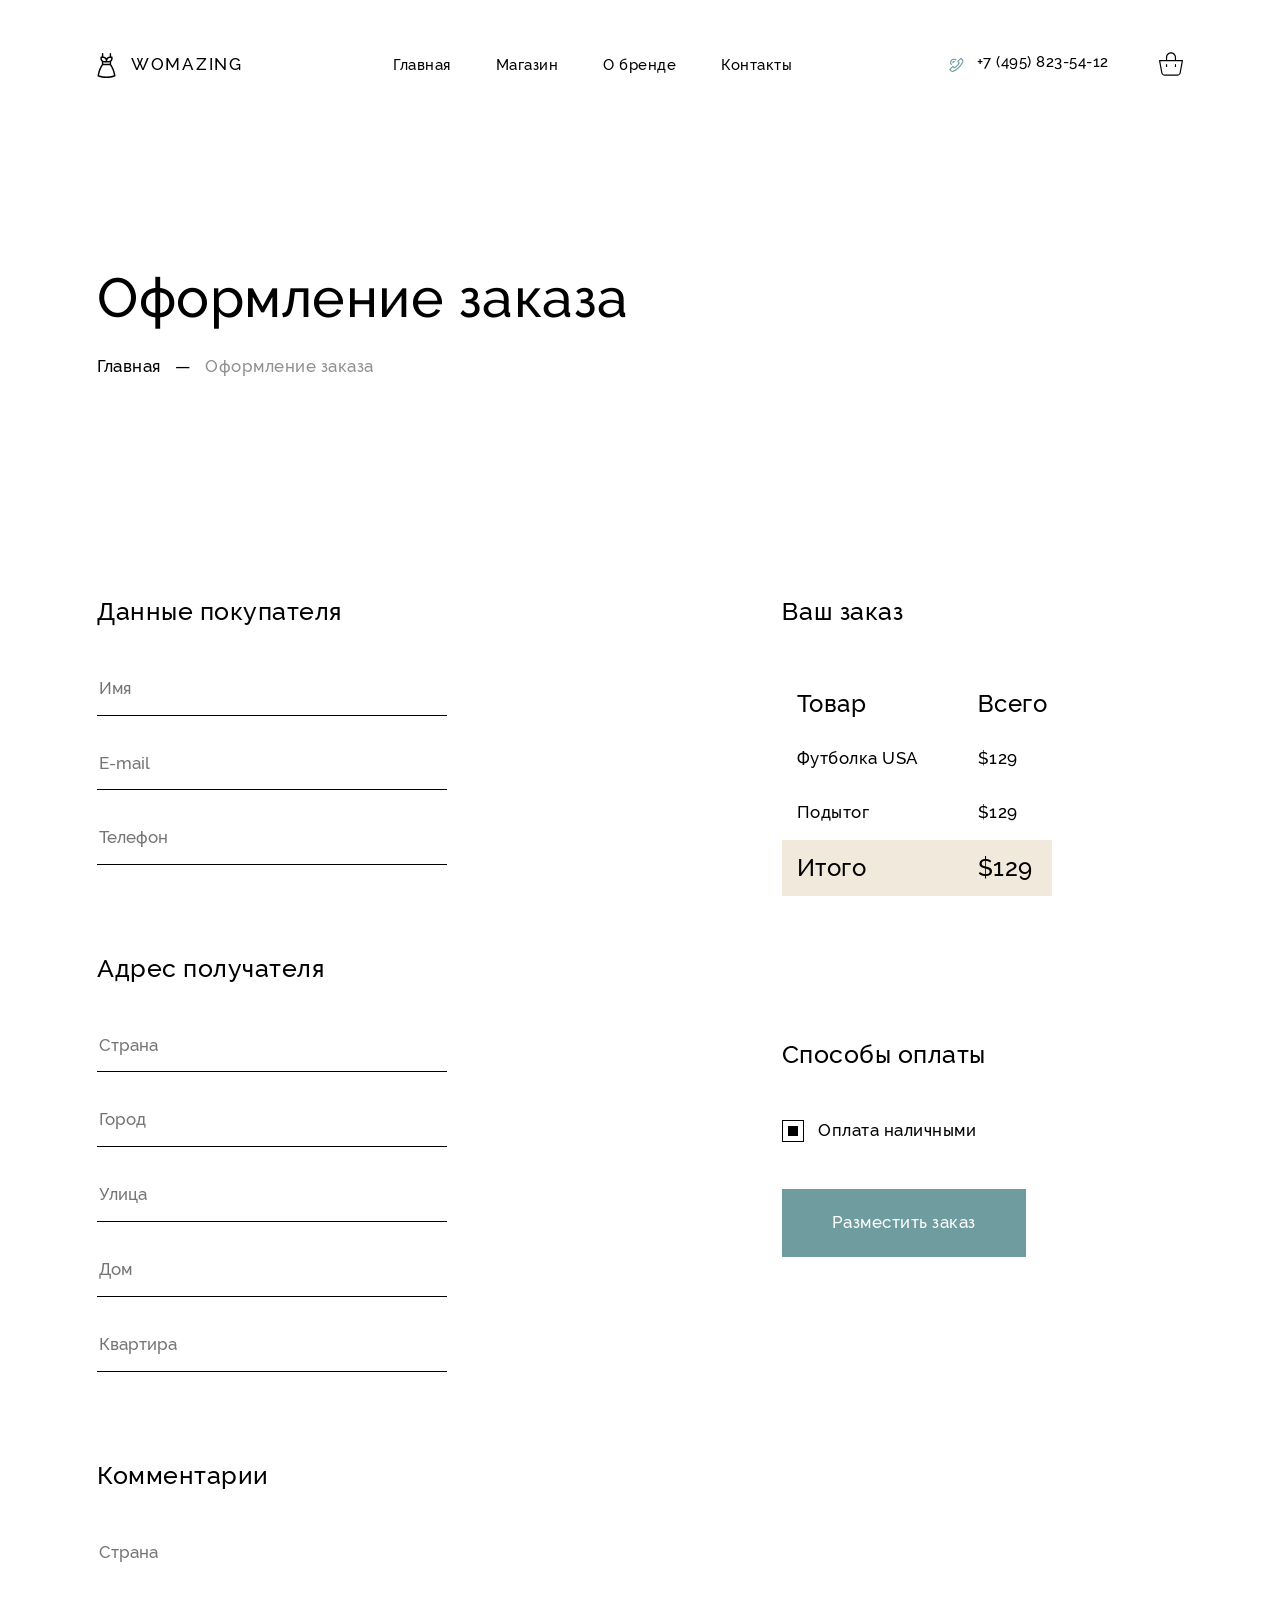
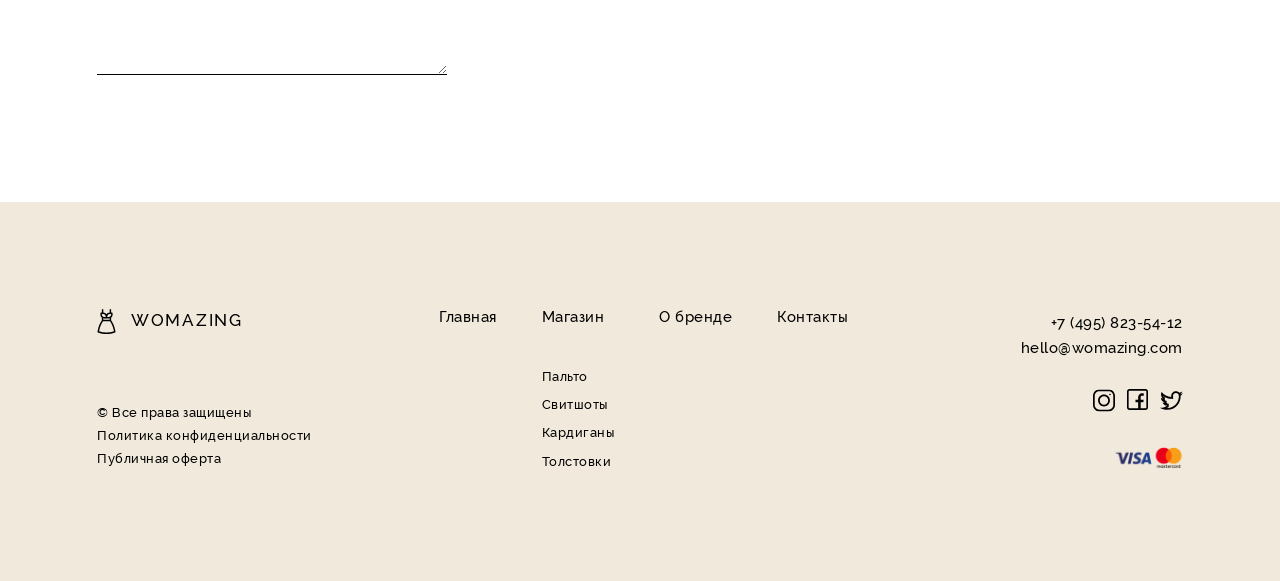
<file: checkout.html>
<!DOCTYPE html>
<html lang="ru">
<head>
	<meta charset="UTF-8">	
	<title>Womazing / checkout page</title>	
	<!-- Responsive -->
	<meta name="viewport" content="width=device-width, initial-scale=1, shrink-to-fit=no">
	<!-- OG Tags -->
	<meta property="og:title" content="Womazing / checkout page">
	<meta property="og:description" content="Самая успешная итальянская prêt-a-porter компания."> 
	<meta property="og:image" content="https://womazing.ru/img/preview.png">
	<meta property="og:site_name" content="Womazing">	
	<!-- Styling -->
	<meta name="theme-color" content="#F1EADC">
	<link rel="apple-touch-icon" href="img/apple-touch-icon.png">
	<link rel="icon" type="image/png" href="img/favicon.png">
	<!-- Bootstrap -->
	<link rel="stylesheet" href="css/bootstrap-reboot.min.css">
	<link rel="stylesheet" href="css/bootstrap-grid.min.css">
	<!-- Fonts -->	
	<!-- Main CSS -->
	<link rel="stylesheet" href="css/main.css">	
</head>
<body>
	<header class="header" id="header">
		<div class="menu" id="menu">
			<div class="container">				
				<div class="row">					
					<div class="col-12 d-flex align-items-center justify-content-between">
						<nav class="menu-mobile d-flex d-lg-none">
						    <input class="menu-mobile__checkbox" type="checkbox" id="checkbox">
						    <label for="checkbox" class="menu-mobile__btn">
						    	<div class="menu-mobile__icon"></div>
						    </label>
						    <div class="menu-mobile__container">
							    <ul class="menu-mobile__list">
							        <li class="menu-mobile__item">
							        	<a class="menu-mobile__link" href="index.html">Главная</a>
							        </li>
							        <li class="menu-mobile__item">
							        	<a class="menu-mobile__link" href="shop.html">Магазин</a>
							        </li>
							        <li class="menu-mobile__item">
							        	<a class="menu-mobile__link" href="about.html">О бренде</a>
							        </li>
							        <li class="menu-mobile__item">
							        	<a class="menu-mobile__link" href="contact.html">Контакты</a>
							        </li>
							    </ul>
							</div>
						</nav>
						<a class="logo d-flex">
							<img class="logo__image" src="img/logo-image.svg" alt="Womazing">
							womazing
						</a>
						<nav class="nav d-lg-flex align-items-center d-none">					
							<ul class="nav__list d-flex">
								<li class="nav__link">
									<a href="index.html">Главная</a>
								</li>
								<li class="nav__link">
									<a href="shop.html">Магазин</a>
								</li>
								<li class="nav__link">
									<a href="about.html">О бренде</a>
								</li>
								<li class="nav__link">
									<a href="contact.html">Контакты</a>
								</li>
							</ul>
						</nav>
						<div class="menu-right d-flex justify-content-end">
							<div class="menu-right__list d-lg-flex d-none">
								<a class="menu-right__phone modal-btn" href="#">						
									+7 (495) 823-54-12									
								</a>
							</div>
							<div class="menu-right__cart">
								<a href="cart.html">
									<img src="img/shopping-cart.svg" alt="cart">
								</a>
							</div>
						</div>
					</div>
				</div>												
			</div>
		</div>
	</header>
	<main>
		<section class="checkout-header" id="checkout-header">
			<div class="container">			
				<div class="row">
					<div class="col">
						<h1 class="checkout-header__title page-title">Оформление заказа</h1>
						<div class="bread-crumbs">
							<a class="bread-crumbs__btn" href="index.html">Главная</a>
							<span class="bread-crumbs__dash">—</span>
							<a class="bread-crumbs__btn bread-crumbs__btn_now" href="shop.html">Оформление заказа</a>
						</div>
					</div>				
				</div>
			</div>
		</section>			
		<section class="checkout" id="checkout">
			<div class="container">
				<div class="row">
					<form action="mail.php" class="checkout-form js-form" id="checkout-form" novalidate="novalidate">
						<div class="col d-md-flex">
							<div class="col col-lg-5">
								<div class="form-group">
				            		<h3 class="checkout-form__title">Данные покупателя</h3>
					                <input type="text" class="checkout-form__input" name="name" placeholder="Имя" required>
					                <input type="e-mail" class="checkout-form__input" name="email" placeholder="E-mail">
					                <input type="tel" class="checkout-form__input" name="tel" placeholder="Телефон">
				                </div>
				                <div class="form-group">
				            		<h3 class="checkout-form__title">Адрес получателя</h3>
					                <input type="text" class="checkout-form__input" name="country" id="country" placeholder="Страна" required>
					                <input type="e-mail" class="checkout-form__input" name="city" id="city" placeholder="Город">
					                <input type="text" class="checkout-form__input" name="street" id="street" placeholder="Улица">
					                <input type="text" class="checkout-form__input" name="house" id="house" placeholder="Дом">
					                <input type="text" class="checkout-form__input" name="apartment" id="apartment" placeholder="Квартира">
				                </div>
				                <div class="form-group">
				            		<h3 class="checkout-form__title">Комментарии</h3>
					                <textarea class="checkout-form__input comment__input" name="message" id="message" cols="20" rows="5" placeholder="Страна"></textarea>
				                </div>
				            </div>
				            <div class="col-lg-7 d-flex flex-column offset-md-1 align-items-center">
				            	<div class="form-group">
				            		<h3 class="checkout-form__title">Ваш заказ</h3>
				            		<div class="checkout-form__table">
				            			<table class="checkout-table">
					            			<thead>
					            				<tr>
					            					<th class="checkout-table__col1" scope="col">
														<h4>Товар</h4>
													</th>												
													<th class="checkout-table__col2" scope="col">
														<h4>Всего</h4>
													</th>
					            				</tr>
					            			</thead>
					            			<tbody>
					            				<tr>
					            					<td>
					            						<p class="checkout-table__product-title">Футболка USA</p>
					            					</td>
													<td>
														<p class="checkout-table__product-price">$129</p>
													</td>
					            				</tr>
					            				<tr>
					            					<td>
					            						<p>Подытог</p>	
					            					</td>
					            					<td>
					            						<p class="checkout-table__subtotal-price">$129</p>
					            					</td>
					            				</tr>
					            				<tr >
					            					<div class="checkout-table__total-price">
					            					<td>
					            						<h4>Итого</h4>
					            					</td>
					            					<td>
					            						<h4>$129</h4>
					            					</td>
					            					</div>
					            				</tr>
					            			</tbody>
				            			</table>				            			
				            		</div>
				                </div>
				                <div class="form-group">
				            		<h3 class="checkout-form__title">Способы оплаты</h3>
				            		<div>
				            			<input class="checkout-form__radio" type="radio" name="cash-payment" value="cash" checked>
				            			<span class="checkout-form__custom"></span>  
				            			<label for="checkout-form__radio">Оплата наличными</label>     			
				            		</div>
				            		<a type="submit" class="checkout__btn btn" data-submit>Разместить заказ</a>
				                </div>
				            </div>
				        </div>
			        </form>												            
				</div>				
			</div>		
		</section>	
	</main>
	<footer class="footer" id="footer">
		<div class="container">
			<div class="row d-flex">
				<div class="col-12 flex-column flex-sm-row d-sm-flex align-items-center justify-content-sm-between">
					<div class="footer__logo">
						<a class="logo footer-logo d-flex justify-content-center justify-content-md-start">
							<img class="logo__image" src="img/logo-image.svg" alt="Womazing">
							womazing
						</a>
						<div class="legal footer-content">
							<a class="legal__link" href="#">© Все права защищены</a>
							<a class="legal__link" href="#">Политика конфиденциальности</a>
							<a class="legal__link" href="#">Публичная оферта</a>					
						</div>
					</div>				
					<ul class="footer-menu nav nav__list d-lg-flex d-none">
						<li class="nav__link">
							<a href="index.html">Главная</a>
						</li>
						<div class="offer__wrap">
							<li class="nav__link">
								<a href="shop.html">Магазин</a>									
							</li>
							<ul class="footer-submenu footer-content">
								<li class="footer-submenu__link">
									<a href="#">Пальто</a>
								</li>
								<li class="footer-submenu__link">
									<a href="#">Свитшоты</a>
								</li>
								<li class="footer-submenu__link">
									<a href="#">Кардиганы</a>
								</li>
								<li class="footer-submenu__link">
									<a href="#">Толстовки</a>
								</li>
							</ul>
						</div>
						<li class=" nav__link">
							<a href="about.html">О бренде</a>
						</li>
						<li class=" nav__link">
							<a href="contact.html">Контакты</a>
						</li>									
					</ul>
					<div class="footer-menu nav nav-right">
						<a class="footer-menu__link modal-btn" href="#">
							+7 (495) 823-54-12									
						</a>						
						<a class="footer-menu__link" href="mailto:hello@womazing.com">		
							hello@womazing.com
						</a>
						<div class="socials d-flex justify-content-center justify-content-md-end">
							<a class="footer-menu__link socials__link" href="#">
								<img src="img/instagram.svg" alt="Instagram">				
							</a>
							<a class="footer-menu__link socials__link" href="#">
								<img src="img/facebook.svg" alt="Facebook">	
							</a>
							<a class="footer-menu__link socials__link" href="#">
								<img src="img/twitter.svg" alt="Twitter">	
							</a>
						</div>
						<img class="footer-menu__payments" src="img/visa-mastercard.svg" alt="visa-mastercard">
					</div>
				</div>
			</div>
		</div>
	</footer>
	<!-- Modal-window -->
	<div class="modal-wrapper" id="modal-wrapper">
	    <div class="modal-overlay"></div>
	    <div class="modal-window">
	    	<div class="row">
	    		<div class="col-12 d-flex flex-column">
		    		<div class="modal-window__content">
			        	<div class="modal-window__close d-flex justify-content-end">
			        		<button class="btn-close"></button>
			        	</div>
		            <div class="modal-window__view">
		            	<h3 class="modal-window__title">Заказать обратный звонок</h3>
		            	<form action="mail.php" class="modal-content__form js-form" id="modal-window-form" novalidate="novalidate">
			                <input type="text" class="modal-content__input" name="name" placeholder="Имя" required>
			                <input type="e-mail" class="modal-content__input" name="email" placeholder="E-mail">
			                <input type="tel" class="modal-content__input" name="tel" placeholder="Телефон">
			                <button type="submit" class="modal-content__call btn-call btn" data-submit>Заказать звонок</button>
		            	</form>
		            </div>                            
		        </div>         
	    	</div>
	    </div>    
	</div>
	<!-- Message for user after submitting the form -->
	<div class="modal-message" id="modal-message">
	    <div class="modal-message__overlay"></div>
	    <div class="modal-message__window">
	    	<div class="row">
	    		<div class="col-12 d-flex flex-column text-center">
	    			<div class="modal-message__view" id="modal-message__view">
					    <h3 class="modal-message__title modal-window__title" id="thx">
					        Отлично! Мы скоро вам перезвоним.
					    </h3>
					    <button class="btn-close btn-ghost">Закрыть</button>
					</div>
	    		</div>
	    	</div>
	    </div>
	</div>

	<!-- <script src="./assets/js/vendor/modernizr-3.5.0.min.js"></script> -->
    <!-- Jquery, Popper, Bootstrap -->
    <script src="js/jquery-3.6.0.min.js"></script>  
    <script src="js/bootstrap.min.js"></script>

    <!-- Jquery Plugins, main Jquery -->	
  <!--   <script src="./assets/js/parallax.js"></script>
    <script src="./assets/js/swiper-bundle.min.js"></script> -->
    <script src="js/jquery.validate.min.js"></script>	
	<script src="js/main.js"></script>
</body>
</file>
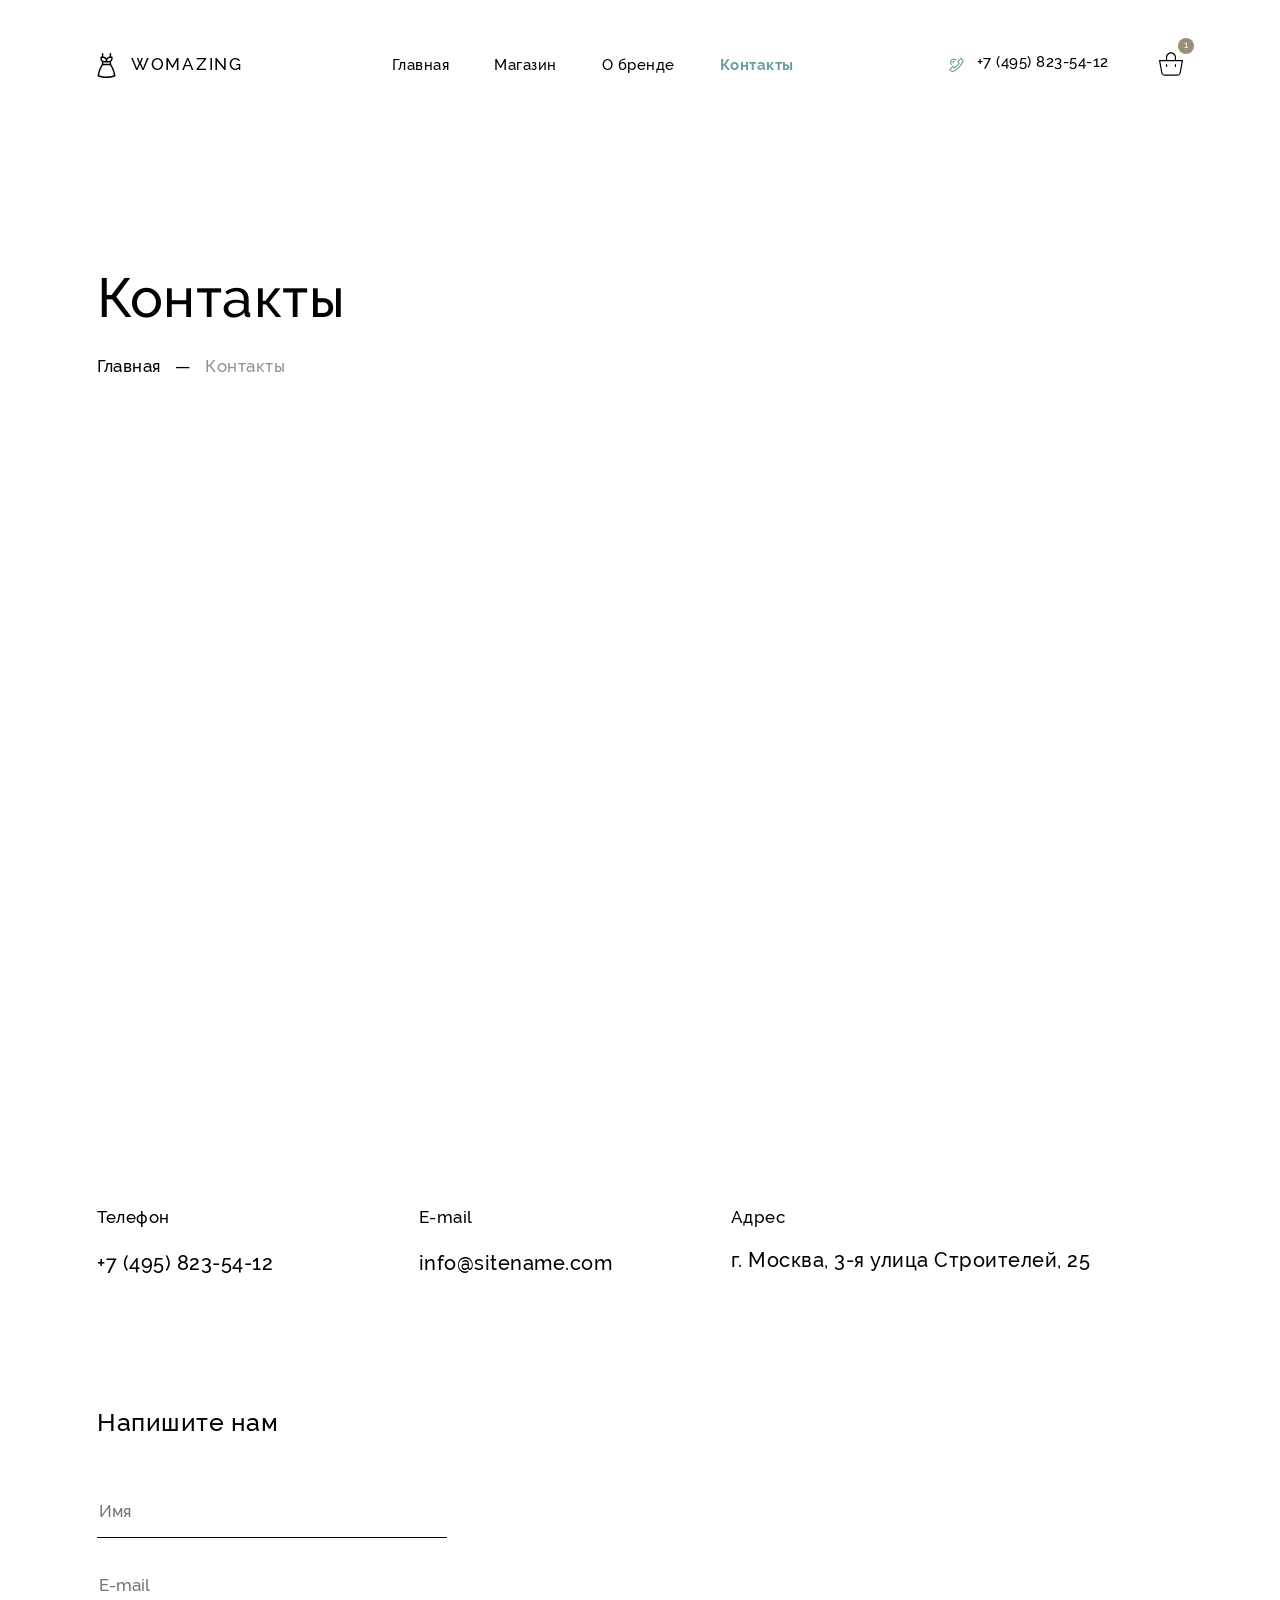
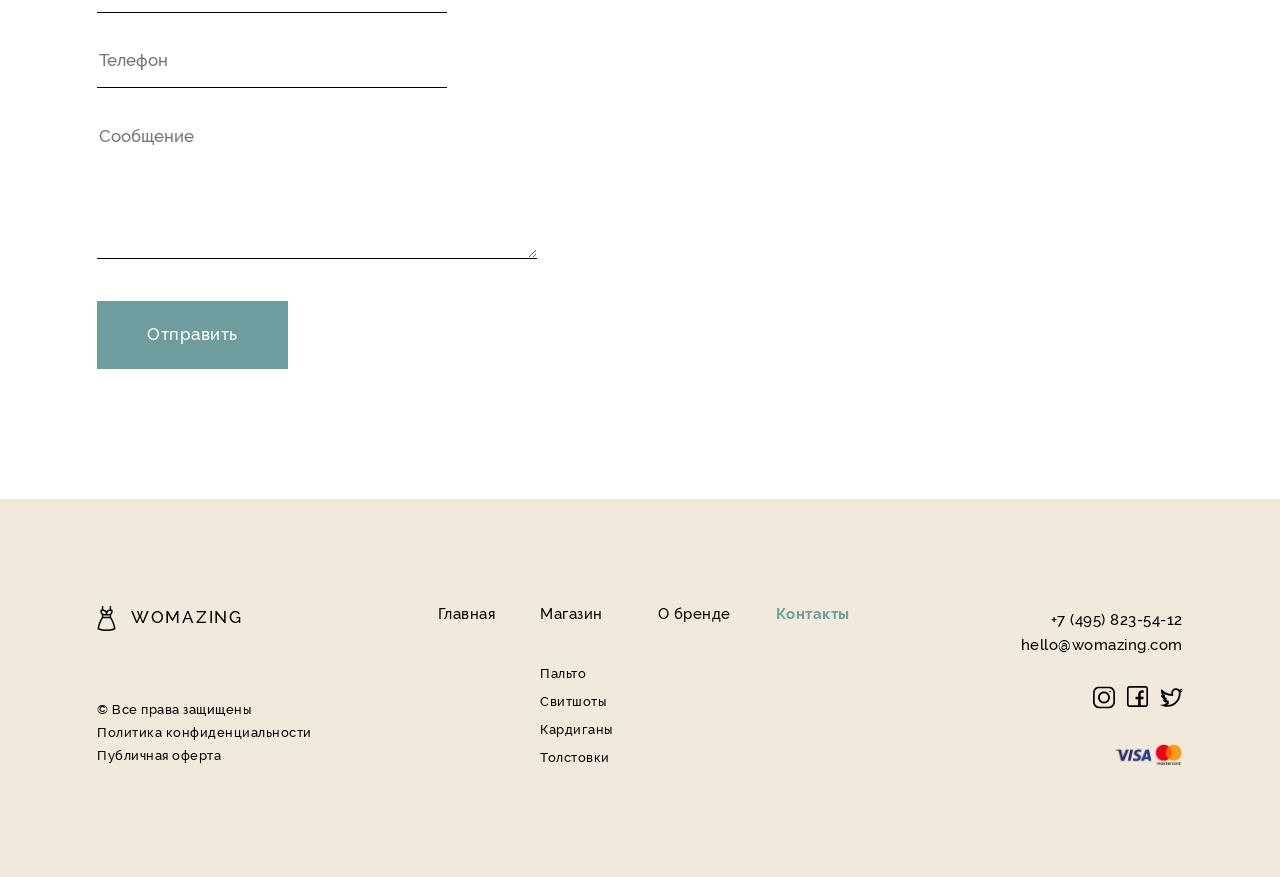
<file: contact.html>
<!DOCTYPE html>
<html lang="ru">
<head>
	<meta charset="UTF-8">	
	<title>Womazing / contact page</title>	
	<!-- Responsive -->
	<meta name="viewport" content="width=device-width, initial-scale=1, shrink-to-fit=no">
	<!-- OG Tags -->
	<meta property="og:title" content="Womazing / contact page">
	<meta property="og:description" content="Самая успешная итальянская prêt-a-porter компания."> 
	<meta property="og:image" content="https://womazing.ru/img/preview.png">
	<meta property="og:site_name" content="Womazing">	
	<!-- Styling -->
	<meta name="theme-color" content="#F1EADC">
	<link rel="apple-touch-icon" href="img/apple-touch-icon.png">
	<link rel="icon" type="image/png" href="img/favicon.png">
	<!-- Bootstrap -->
	<link rel="stylesheet" href="css/bootstrap-reboot.min.css">
	<link rel="stylesheet" href="css/bootstrap-grid.min.css">
	<!-- Fonts -->	
	<!-- Main CSS -->
	<link rel="stylesheet" href="css/main.css">
	<script src="https://api-maps.yandex.ru/2.1/?apikey=e81e5104-251c-4b79-be5e-921edf1f9646&lang=ru_RU" type="text/javascript"> 
	</script> 	
</head>
<body>
	<header class="header" id="header">
		<div class="menu" id="menu">
			<div class="container">				
				<div class="row">					
					<div class="col-12 d-flex align-items-center justify-content-between">
						<nav class="menu-mobile d-flex d-lg-none">
						    <input class="menu-mobile__checkbox" type="checkbox" id="checkbox">
						    <label for="checkbox" class="menu-mobile__btn">
						    	<div class="menu-mobile__icon"></div>
						    </label>
						    <div class="menu-mobile__container">
							    <ul class="menu-mobile__list">
							        <li class="menu-mobile__item">
							        	<a class="menu-mobile__link" href="index.html">Главная</a>
							        </li>
							        <li class="menu-mobile__item">
							        	<a class="menu-mobile__link" href="shop.html">Магазин</a>
							        </li>
							        <li class="menu-mobile__item">
							        	<a class="menu-mobile__link" href="about.html">О бренде</a>
							        </li>
							        <li class="menu-mobile__item">
							        	<a class="menu-mobile__link" href="contact.html">Контакты</a>
							        </li>
							    </ul>
							</div>
						</nav>
						<a class="logo d-flex">
							<img class="logo__image" src="img/logo-image.svg" alt="Womazing">
							womazing
						</a>
						<nav class="nav d-lg-flex align-items-center d-none">					
							<ul class="nav__list d-flex">
								<li class="nav__link">
									<a href="index.html">Главная</a>
								</li>
								<li class="nav__link">
									<a href="shop.html">Магазин</a>
								</li>
								<li class="nav__link">
									<a href="about.html">О бренде</a>
								</li>
								<li class="nav__link nav__link_active">
									<a href="contact.html">Контакты</a>
								</li>
							</ul>
						</nav>
						<div class="menu-right d-flex justify-content-end">
							<div class="menu-right__list d-lg-flex d-none">
								<a class="menu-right__phone modal-btn" href="#">						
									+7 (495) 823-54-12									
								</a>
							</div>
							<div class="menu-right__list">
								<a class="menu-right__cart" href="cart.html">
									<img src="img/shopping-cart.svg" alt="cart">
									<span class="menu-right__cart_counter">1</span>
								</a>
							</div>
						</div>
					</div>
				</div>												
			</div>
		</div>
	</header>
	<main>
		<section class="contact-header" id="contact-header">
			<div class="container">			
				<div class="row">
					<div class="col">
						<h1 class="contact-header__title page-title">Контакты</h1>
						<div class="bread-crumbs">
							<a class="bread-crumbs__btn" href="index.html">Главная</a>
							<span class="bread-crumbs__dash">—</span>
							<a class="bread-crumbs__btn bread-crumbs__btn_now" href="contact.html">Контакты</a>
						</div>
					</div>				
				</div>
			</div>
		</section>
		<section class="contact" id="contact">
			<div class="container">
				<div class="map-block" id="map"></div>				
			</div>		
		</section>			
		<section class="contacts" id="contacts">
			<div class="container">
				<div class="row">
					<div class="col d-flex flex-column flex-sm-row flex-sm-wrap">
						<div class="col col-md-6 col-lg-3">
							<div class="contact__phone">
								<p class="contact__subtitle">Телефон</p>
								<a class="contact__link modal-btn" href="#">				
									+7 (495) 823-54-12									
								</a>
							</div>
						</div>
						<div class="col col-md-6 col-lg-4">
							<div class="contact__e-mail">
								<p class="contact__subtitle">E-mail</p>
								<a class="contact__link" href="mailto:info@sitename.com">
									info@sitename.com
								</a>
							</div>
						</div>
						<div class="col-12 col-lg-5">
							<div class="contact__location">
								<p class="contact__subtitle">Адрес</p>
								<h4 class="contact__address">						
									г. Москва, 3-я улица Строителей, 25									
								</h4>
							</div>
						</div>
					</div>
				</div>
			</div>		
		</section>		
		<section class="contact__form" id="contact__form">
			<div class="container">
				<div class="row">
					<div class="col">
						<form action="mail.php" class="contact-form form-group js-form" id="contact-form" novalidate="novalidate">
		            		<h3 class="contact-form__title">Напишите нам</h3>
			                <input type="text" class="contact-form__input" name="name" placeholder="Имя" required>
			                <input type="e-mail" class="contact-form__input" name="email" placeholder="E-mail">
			                <input type="tel" class="contact-form__input" name="tel" placeholder="Телефон">
			                <textarea class="contact-form__input contact-form__input_wide comment__input" name="message" id="message" cols="20" rows="5" placeholder="Сообщение"></textarea>
							<a class="contact__btn btn" type="submit" data-submit>Отправить</a>
							<div class="contact-form__message contact-form__message_successful d-none">
								<p>Сообщение успешно отправлено</p>
							</div>
							<div class="contact-form__message contact-form__message_unsuccessful d-none">
								<p>Сообщение не удалось отправить</p>
							</div>
				        </form>
					</div>
				</div>
			</div>		
		</section>				
	</main>
	<footer class="footer" id="footer">
		<div class="container">
			<div class="row d-flex">
				<div class="col-12 flex-column flex-sm-row d-sm-flex align-items-center justify-content-sm-between">
					<div class="footer__logo">
						<a class="logo footer-logo d-flex justify-content-center justify-content-md-start">
							<img class="logo__image" src="img/logo-image.svg" alt="Womazing">
							womazing
						</a>
						<div class="legal footer-content">
							<a class="legal__link" href="#">© Все права защищены</a>
							<a class="legal__link" href="#">Политика конфиденциальности</a>
							<a class="legal__link" href="#">Публичная оферта</a>					
						</div>
					</div>				
					<ul class="footer-menu nav nav__list d-lg-flex d-none">
						<li class="nav__link">
							<a href="index.html">Главная</a>
						</li>
						<div class="offer__wrap">
							<li class="nav__link">
								<a href="shop.html">Магазин</a>									
							</li>
							<ul class="footer-submenu footer-content">
								<li class="footer-submenu__link">
									<a href="#">Пальто</a>
								</li>
								<li class="footer-submenu__link">
									<a href="#">Свитшоты</a>
								</li>
								<li class="footer-submenu__link">
									<a href="#">Кардиганы</a>
								</li>
								<li class="footer-submenu__link">
									<a href="#">Толстовки</a>
								</li>
							</ul>
						</div>
						<li class="nav__link">
							<a href="about.html">О бренде</a>
						</li>
						<li class="nav__link nav__link_active">
							<a href="contact.html">Контакты</a>
						</li>									
					</ul>
					<div class="footer-menu nav nav-right">
						<a class="footer-menu__link modal-btn" href="#">
							+7 (495) 823-54-12									
						</a>						
						<a class="footer-menu__link" href="mailto:hello@womazing.com">		
							hello@womazing.com
						</a>
						<div class="socials d-flex justify-content-center justify-content-md-end">
							<a class="footer-menu__link socials__link" href="#">
								<img src="img/instagram.svg" alt="Instagram">				
							</a>
							<a class="footer-menu__link socials__link" href="#">
								<img src="img/facebook.svg" alt="Facebook">	
							</a>
							<a class="footer-menu__link socials__link" href="#">
								<img src="img/twitter.svg" alt="Twitter">	
							</a>
						</div>
						<img class="footer-menu__payments" src="img/visa-mastercard.svg" alt="visa-mastercard">
					</div>
				</div>
			</div>
		</div>
	</footer>
	<!-- Modal-window -->
	<div class="modal-wrapper" id="modal-wrapper">
	    <div class="modal-overlay"></div>
	    <div class="modal-window">
	    	<div class="row">
	    		<div class="col-12 d-flex flex-column">
		    		<div class="modal-window__content">
			        	<div class="modal-window__close d-flex justify-content-end">
			        		<button class="btn-close"></button>
			        	</div>
		            <div class="modal-window__view">
		            	<h3 class="modal-window__title">Заказать обратный звонок</h3>
		            	<form action="mail.php" class="modal-content__form js-form" id="modal-window-form" novalidate="novalidate">
			                <input type="text" class="modal-content__input" name="name" placeholder="Имя" required>
			                <input type="e-mail" class="modal-content__input" name="email" placeholder="E-mail">
			                <input type="tel" class="modal-content__input" name="tel" placeholder="Телефон">
			                <button type="submit" class="modal-content__call btn-call btn" data-submit>Заказать звонок</button>
		            	</form>
		            </div>                            
		        </div>         
	    	</div>
	    </div>    
	</div>
	<!-- Message for user after submitting the form -->
	<div class="modal-message" id="modal-message">
	    <div class="modal-message__overlay"></div>
	    <div class="modal-message__window">
	    	<div class="row">
	    		<div class="col-12 d-flex flex-column text-center">
	    			<div class="modal-message__view" id="modal-message__view">
					    <h3 class="modal-message__title modal-window__title" id="thx">
					        Отлично! Мы скоро вам перезвоним.
					    </h3>
					    <button class="btn-close btn-ghost">Закрыть</button>
					</div>
	    		</div>
	    	</div>
	    </div>
	</div>

	<!-- <script src="./assets/js/vendor/modernizr-3.5.0.min.js"></script> -->
    <!-- Jquery, Popper, Bootstrap -->
    <script src="js/jquery-3.6.0.min.js"></script>  
    <script src="js/bootstrap.min.js"></script>

    <!-- Jquery Plugins, main Jquery -->	
  <!--   <script src="./assets/js/parallax.js"></script>
    <script src="./assets/js/swiper-bundle.min.js"></script> -->
    <script src="js/jquery.validate.min.js"></script>
    <script src="js/main-contact.js"></script>	
	<script src="js/main.js"></script>
</body>
</file>
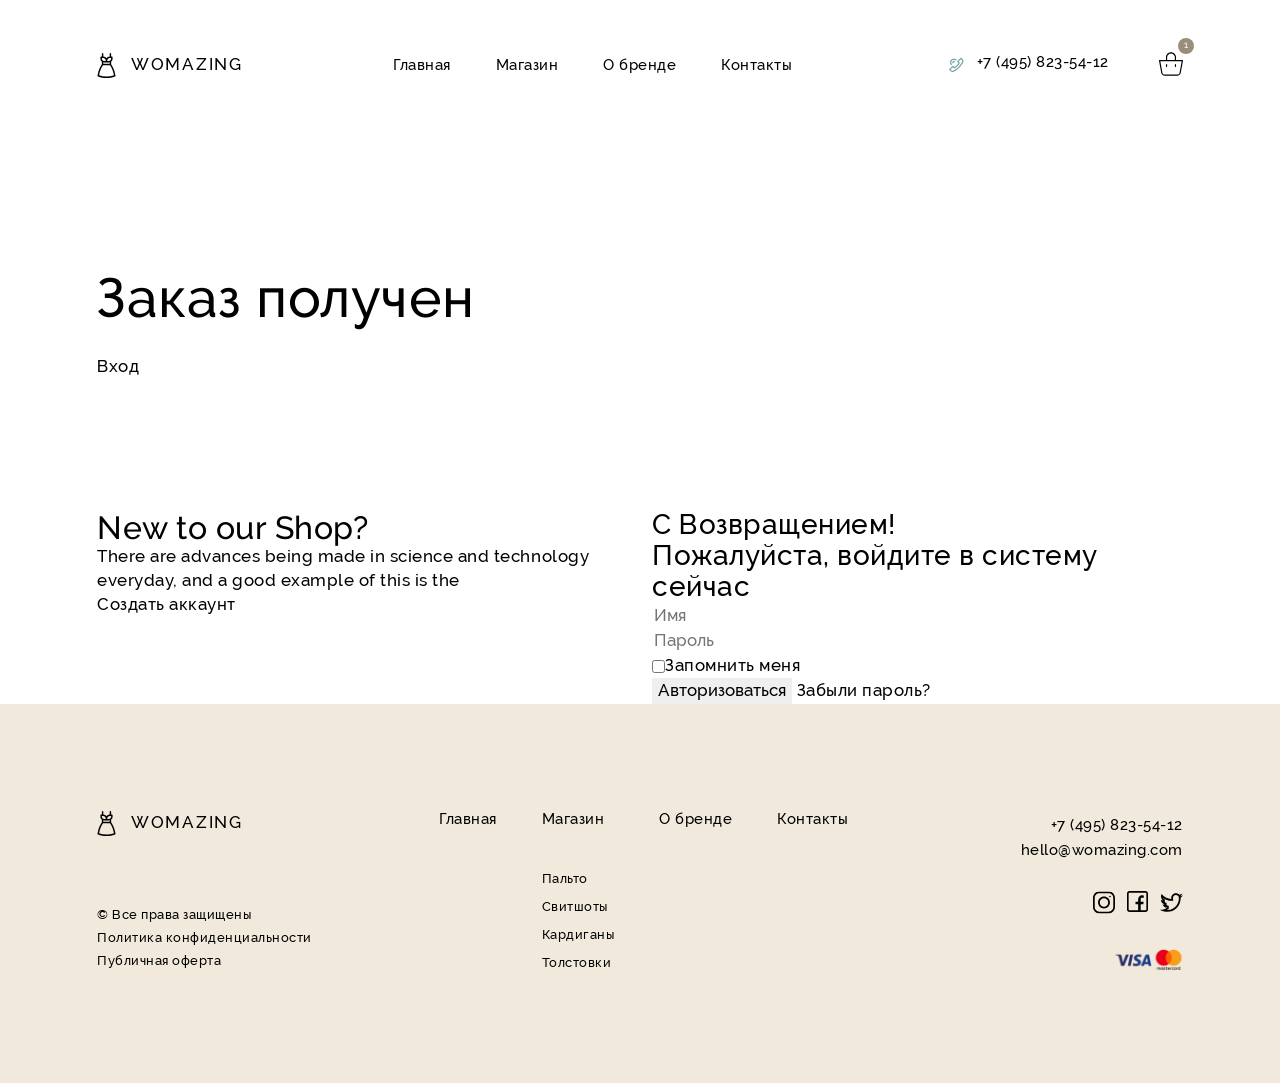
<file: login.html>
<!DOCTYPE html>
<html lang="ru">
<head>
	<meta charset="UTF-8">	
	<title>Womazing / login page</title>	
	<!-- Responsive -->
	<meta name="viewport" content="width=device-width, initial-scale=1, shrink-to-fit=no">
	<!-- OG Tags -->
	<meta property="og:title" content="Womazing / login page">
	<meta property="og:description" content="Самая успешная итальянская prêt-a-porter компания."> 
	<meta property="og:image" content="https://womazing.ru/img/preview.png">
	<meta property="og:site_name" content="Womazing">	
	<!-- Styling -->
	<meta name="theme-color" content="#F1EADC">
	<link rel="apple-touch-icon" href="img/apple-touch-icon.png">
	<link rel="icon" type="image/png" href="img/favicon.png">
	<!-- Bootstrap -->
	<link rel="stylesheet" href="css/bootstrap-reboot.min.css">
	<link rel="stylesheet" href="css/bootstrap-grid.min.css">
	<!-- Fonts -->	
	<!-- Main CSS -->
	<link rel="stylesheet" href="css/main.css">	
</head>
<body>
	<header class="header" id="header">
		<div class="menu" id="menu">
			<div class="container">				
				<div class="row">					
					<div class="col-12 d-flex align-items-center justify-content-between">
						<nav class="menu-mobile d-flex d-lg-none">
						    <input class="menu-mobile__checkbox" type="checkbox" id="checkbox">
						    <label for="checkbox" class="menu-mobile__btn">
						    	<div class="menu-mobile__icon"></div>
						    </label>
						    <div class="menu-mobile__container">
							    <ul class="menu-mobile__list">
							        <li class="menu-mobile__item">
							        	<a class="menu-mobile__link" href="index.html">Главная</a>
							        </li>
							        <li class="menu-mobile__item">
							        	<a class="menu-mobile__link" href="shop.html">Магазин</a>
							        </li>
							        <li class="menu-mobile__item">
							        	<a class="menu-mobile__link" href="about.html">О бренде</a>
							        </li>
							        <li class="menu-mobile__item">
							        	<a class="menu-mobile__link" href="contact.html">Контакты</a>
							        </li>
							    </ul>
							</div>
						</nav>
						<a class="logo d-flex">
							<img class="logo__image" src="img/logo-image.svg" alt="Womazing">
							womazing
						</a>
						<nav class="nav d-lg-flex align-items-center d-none">					
							<ul class="nav__list d-flex">
								<li class="nav__link">
									<a href="index.html">Главная</a>
								</li>
								<li class="nav__link">
									<a href="shop.html">Магазин</a>
								</li>
								<li class="nav__link">
									<a href="about.html">О бренде</a>
								</li>
								<li class="nav__link">
									<a href="contact.html">Контакты</a>
								</li>
							</ul>
						</nav>
						<div class="menu-right d-flex justify-content-end">
							<div class="menu-right__list d-lg-flex d-none">
								<a class="menu-right__phone modal-btn" href="#">						
									+7 (495) 823-54-12									
								</a>
							</div>
							<div class="menu-right__list d-none">
								<a class="menu-right__user" href="login.html">						
									<span class="flaticon-user"></span>									
								</a>
							</div>
							<div class="menu-right__list">
								<a class="menu-right__cart" href="cart.html">
									<img src="img/shopping-cart.svg" alt="cart">
									<span class="menu-right__cart_counter">1</span>
								</a>
							</div>
						</div>
					</div>
				</div>												
			</div>
		</div>
	</header>
	<main>
		<section class="login-header" id="login-header">
			<div class="container">			
				<div class="row">
					<div class="col">
						<h1 class="login-header__title page-title">Заказ получен</h1>
						<div class="bread-crumbs">
							<a class="bread-crumbs__btn" href="login.html">Вход</a>
						</div>
					</div>				
				</div>
			</div>
		</section>			
		<section class="login-user" id="login-user">
			<div class="container">
				<div class="row">
					<div class="col-lg-6 col-md-6">
                        <div class="login__user_text text-center">
                            <div class="login__user_text_iner">
                                <h2>New to our Shop?</h2>
                                <p>There are advances being made in science and technology
                                    everyday, and a good example of this is the</p>
                                <a href="#" class="btn_3">Создать аккаунт</a>
                            </div>
                        </div>
                    </div>
                    <div class="col-lg-6 col-md-6">
                        <div class="login__user_form">
                            <div class="login__user_form_iner">
                                <h3>С Возвращением! <br>
                                    Пожалуйста, войдите в систему сейчас</h3>
                                <form class="row login-user-form js-form" id="row login-user-form" action="#" method="post" novalidate="novalidate">
                                    <div class="col-md-12 form-group p_star">
                                        <input type="text" class="form-control" id="name" name="name" value=""
                                            placeholder="Имя">
                                    </div>
                                    <div class="col-md-12 form-group p_star">
                                        <input type="password" class="form-control" id="password" name="password" value="" placeholder="Пароль">
                                    </div>
                                    <div class="col-md-12 form-group">
                                        <div class="creat_account d-flex align-items-center">
                                            <input type="checkbox" id="f-option" name="selector">
                                            <label for="f-option">Запомнить меня</label>
                                        </div>
                                        <button type="submit" value="submit" class="btn_3">
                                            Авторизоваться
                                        </button>
                                        <a class="lost_pass" href="#">Забыли пароль?</a>
                                    </div>
                                </form>
                            </div>
                        </div>
                    </div>
				</div>				
			</div>		
		</section>	
	</main>
	<footer class="footer" id="footer">
		<div class="container">
			<div class="row d-flex">
				<div class="col-12 flex-column flex-sm-row d-sm-flex align-items-center justify-content-sm-between">
					<div class="footer__logo">
						<a class="logo footer-logo d-flex justify-content-center justify-content-md-start">
							<img class="logo__image" src="img/logo-image.svg" alt="Womazing">
							womazing
						</a>
						<div class="legal footer-content">
							<a class="legal__link" href="#">© Все права защищены</a>
							<a class="legal__link" href="#">Политика конфиденциальности</a>
							<a class="legal__link" href="#">Публичная оферта</a>					
						</div>
					</div>				
					<ul class="footer-menu nav nav__list d-lg-flex d-none">
						<li class="nav__link">
							<a href="index.html">Главная</a>
						</li>
						<div class="offer__wrap">
							<li class="nav__link">
								<a href="shop.html">Магазин</a>									
							</li>
							<ul class="footer-submenu footer-content">
								<li class="footer-submenu__link">
									<a href="#">Пальто</a>
								</li>
								<li class="footer-submenu__link">
									<a href="#">Свитшоты</a>
								</li>
								<li class="footer-submenu__link">
									<a href="#">Кардиганы</a>
								</li>
								<li class="footer-submenu__link">
									<a href="#">Толстовки</a>
								</li>
							</ul>
						</div>
						<li class=" nav__link">
							<a href="about.html">О бренде</a>
						</li>
						<li class=" nav__link">
							<a href="contact.html">Контакты</a>
						</li>									
					</ul>
					<div class="footer-menu nav nav-right">
						<a class="footer-menu__link modal-btn" href="#">
							+7 (495) 823-54-12									
						</a>						
						<a class="footer-menu__link" href="mailto:hello@womazing.com">		
							hello@womazing.com
						</a>
						<div class="socials d-flex justify-content-center justify-content-md-end">
							<a class="footer-menu__link socials__link" href="#">
								<img src="img/instagram.svg" alt="Instagram">				
							</a>
							<a class="footer-menu__link socials__link" href="#">
								<img src="img/facebook.svg" alt="Facebook">	
							</a>
							<a class="footer-menu__link socials__link" href="#">
								<img src="img/twitter.svg" alt="Twitter">	
							</a>
						</div>
						<img class="footer-menu__payments" src="img/visa-mastercard.svg" alt="visa-mastercard">
					</div>
				</div>
			</div>
		</div>
	</footer>
	<!-- Modal-window -->
	<div class="modal-wrapper" id="modal-wrapper">
	    <div class="modal-overlay"></div>
	    <div class="modal-window">
	    	<div class="row">
	    		<div class="col-12 d-flex flex-column">
		    		<div class="modal-window__content">
			        	<div class="modal-window__close d-flex justify-content-end">
			        		<button class="btn-close"></button>
			        	</div>
		            <div class="modal-window__view">
		            	<h3 class="modal-window__title">Заказать обратный звонок</h3>
		            	<form action="mail.php" class="modal-content__form js-form" id="modal-window-form" novalidate="novalidate">
			                <input type="text" class="modal-content__input" name="name" placeholder="Имя" required>
			                <input type="e-mail" class="modal-content__input" name="email" placeholder="E-mail">
			                <input type="tel" class="modal-content__input" name="tel" placeholder="Телефон">
			                <button type="submit" class="modal-content__call btn-call btn" data-submit>Заказать звонок</button>
		            	</form>
		            </div>                            
		        </div>         
	    	</div>
	    </div>    
	</div>
	<!-- Message for user after submitting the form -->
	<div class="modal-message" id="modal-message">
	    <div class="modal-message__overlay"></div>
	    <div class="modal-message__window">
	    	<div class="row">
	    		<div class="col-12 d-flex flex-column text-center">
	    			<div class="modal-message__view" id="modal-message__view">
					    <h3 class="modal-message__title modal-window__title" id="thx">
					        Отлично! Мы скоро вам перезвоним.
					    </h3>
					    <button class="btn-close btn-ghost">Закрыть</button>
					</div>
	    		</div>
	    	</div>
	    </div>
	</div>

	<!-- <script src="./assets/js/vendor/modernizr-3.5.0.min.js"></script> -->
    <!-- Jquery, Popper, Bootstrap -->
    <script src="js/jquery-3.6.0.min.js"></script>  
    <script src="js/bootstrap.min.js"></script>

    <!-- Jquery Plugins, main Jquery -->	
  <!--   <script src="./assets/js/parallax.js"></script>
    <script src="./assets/js/swiper-bundle.min.js"></script> -->
    <script src="js/jquery.validate.min.js"></script>	
	<script src="js/main.js"></script>
</body>
</file>
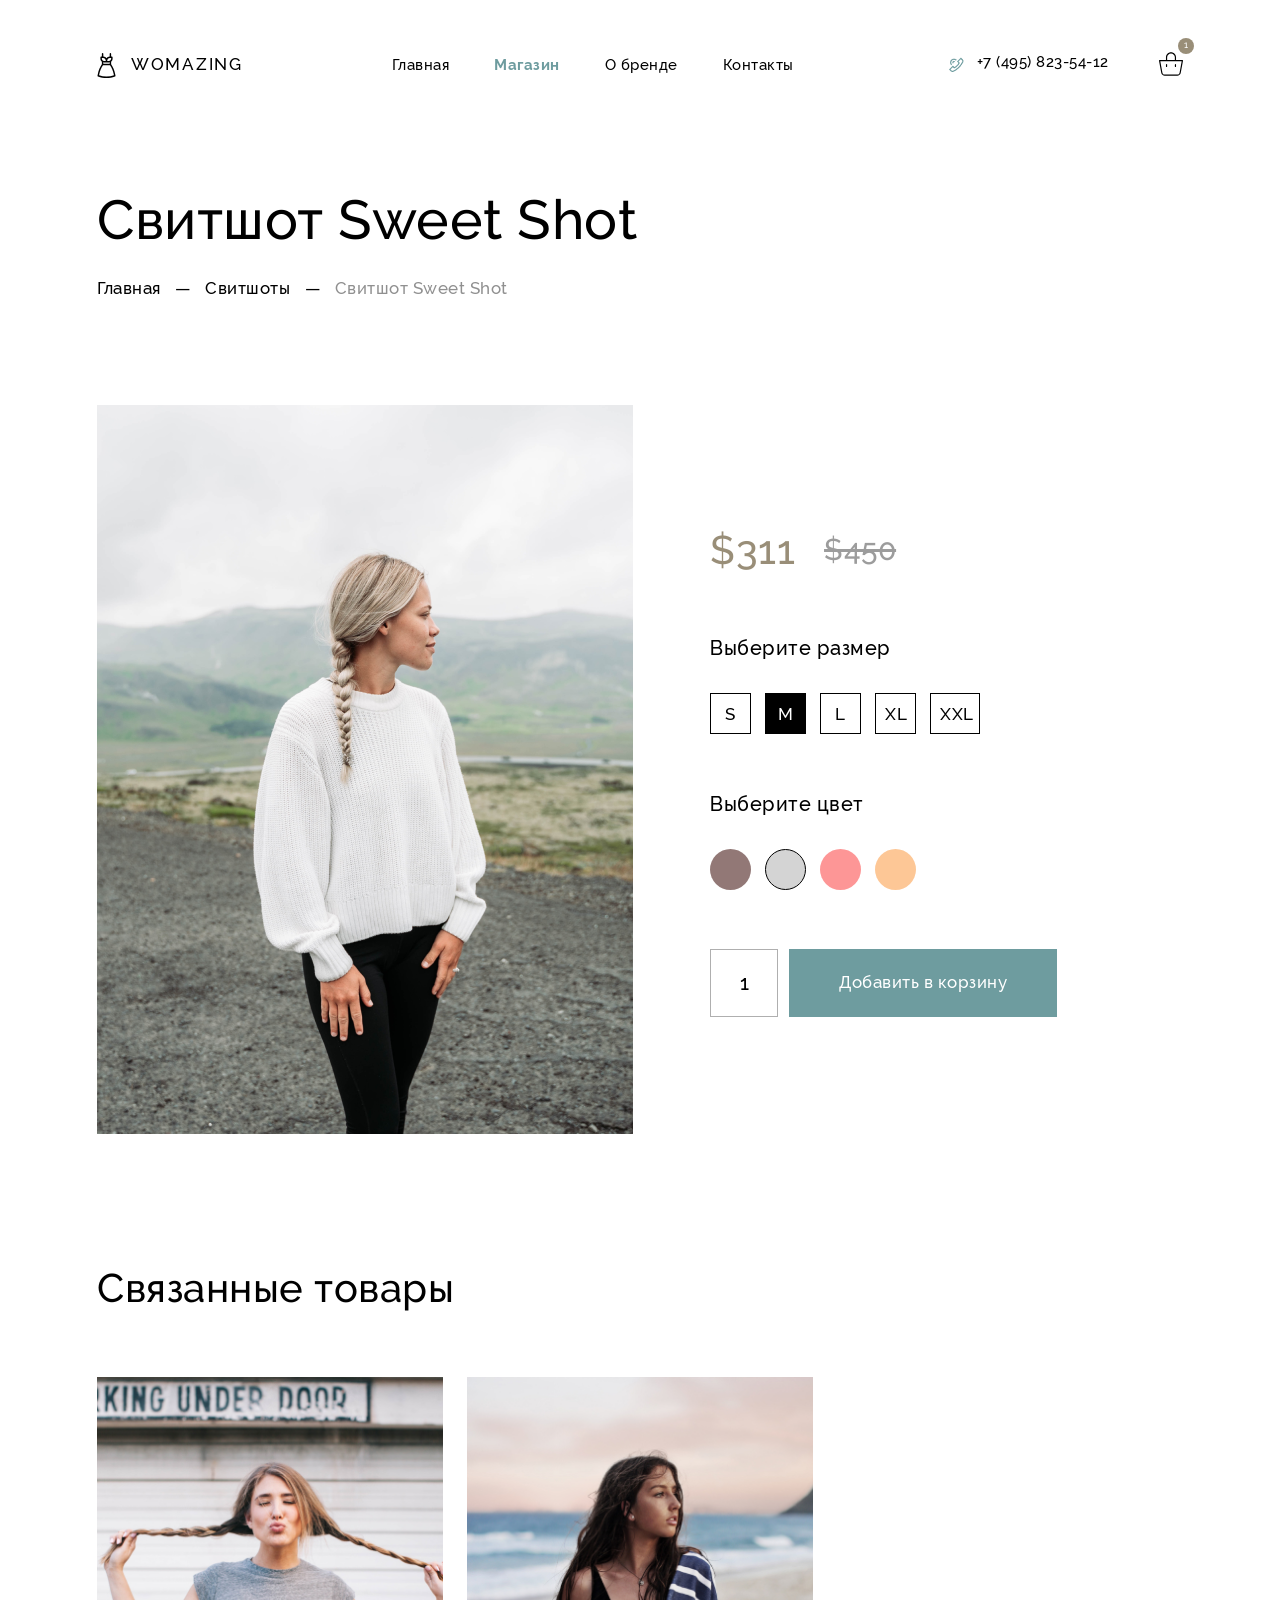
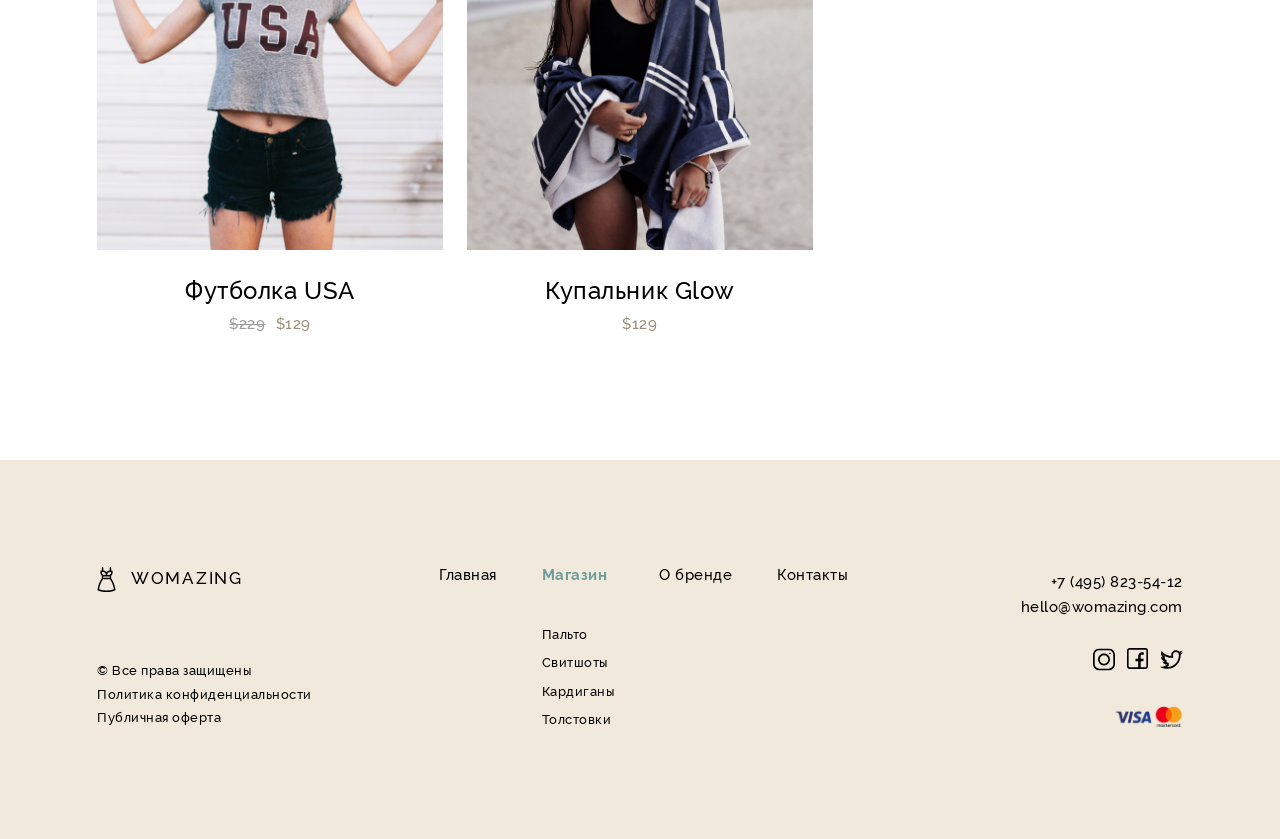
<file: product-details.html>
<!DOCTYPE html>
<html lang="ru">
<head>
	<meta charset="UTF-8">	
	<title>Womazing / product-details page</title>	
	<!-- Responsive -->
	<meta name="viewport" content="width=device-width, initial-scale=1, shrink-to-fit=no">
	<!-- OG Tags -->
	<meta property="og:title" content="Womazing / product-details page">
	<meta property="og:description" content="Самая успешная итальянская prêt-a-porter компания."> 
	<meta property="og:image" content="https://womazing.ru/img/preview.png">
	<meta property="og:site_name" content="Womazing">	
	<!-- Styling -->
	<meta name="theme-color" content="#F1EADC">
	<link rel="apple-touch-icon" href="img/apple-touch-icon.png">
	<link rel="icon" type="image/png" href="img/favicon.png">
	<!-- Bootstrap -->
	<link rel="stylesheet" href="css/bootstrap-reboot.min.css">
	<link rel="stylesheet" href="css/bootstrap-grid.min.css">
	<!-- Fonts -->	
	<!-- Main CSS -->
	<link rel="stylesheet" href="css/main.css">	
</head>
<body>
	<header class="header" id="header">
		<div class="menu" id="menu">
			<div class="container">				
				<div class="row">					
					<div class="col-12 d-flex align-items-center justify-content-between">
						<nav class="menu-mobile d-flex d-lg-none">
						    <input class="menu-mobile__checkbox" type="checkbox" id="checkbox">
						    <label for="checkbox" class="menu-mobile__btn">
						    	<div class="menu-mobile__icon"></div>
						    </label>
						    <div class="menu-mobile__container">
							    <ul class="menu-mobile__list">
							        <li class="menu-mobile__item">
							        	<a class="menu-mobile__link" href="index.html">Главная</a>
							        </li>
							        <li class="menu-mobile__item">
							        	<a class="menu-mobile__link" href="shop.html">Магазин</a>
							        </li>
							        <li class="menu-mobile__item">
							        	<a class="menu-mobile__link" href="about.html">О бренде</a>
							        </li>
							        <li class="menu-mobile__item">
							        	<a class="menu-mobile__link" href="contact.html">Контакты</a>
							        </li>
							    </ul>
							</div>
						</nav>
						<a class="logo d-flex">
							<img class="logo__image" src="img/logo-image.svg" alt="Womazing">
							womazing
						</a>
						<nav class="nav d-lg-flex align-items-center d-none">					
							<ul class="nav__list d-flex">
								<li class="nav__link">
									<a href="index.html">Главная</a>
								</li>
								<li class="nav__link nav__link_active">
									<a href="shop.html">Магазин</a>
								</li>
								<li class="nav__link">
									<a href="about.html">О бренде</a>
								</li>
								<li class="nav__link">
									<a href="contact.html">Контакты</a>
								</li>
							</ul>
						</nav>
						<div class="menu-right d-flex justify-content-end">
							<div class="menu-right__list d-lg-flex d-none">
								<a class="menu-right__phone modal-btn" href="#">						
									+7 (495) 823-54-12									
								</a>
							</div>
							<div class="menu-right__list">
								<a class="menu-right__cart" href="cart.html">
									<img src="img/shopping-cart.svg" alt="cart">
									<span class="menu-right__cart_counter">1</span>
								</a>
							</div>
						</div>
					</div>
				</div>												
			</div>
		</div>
	</header>
	<main>
		<section class="product-header" id="product-header">
			<div class="container">			
				<div class="row">
					<div class="col">
						<h1 class="product-header__title page-title">Свитшот Sweet Shot</h1>
						<div class="bread-crumbs">
							<a class="bread-crumbs__btn" href="index.html">Главная</a>
							<span class="bread-crumbs__dash">—</span>
							<a class="bread-crumbs__btn" href="shop.html">Свитшоты</a>
							<span class="bread-crumbs__dash">—</span>
							<a class="bread-crumbs__btn bread-crumbs__btn_now" href="shop.html">Свитшот Sweet Shot</a>
						</div>
					</div>				
				</div>
			</div>
		</section>			
		<section class="product-details" id="product-details">
			<div class="container">
				<div class="row">					
					<div class="col-12 d-flex align-items-center align-items-md-start flex-column flex-lg-row align-items-lg-center">				
						<div class="col col-lg-6">
							<img class="product-details__img" src="img/product2@-3.png" alt="Свитшот Sweet Shot">
						</div>
						<div class="col col-lg-6">	
							<div class="product-details__info">	
								<div class="product-details__price d-flex justify-content-center justify-content-md-start align-items-center">			
									<p class="product-details__price_old order-2 product__price_old">
										$450
									</p>
									<p class="product-details__price_current order-1 product__price">
										$311
									</p>
								</div>
								<div class="product-details__options_size">
									<h4 class="product-details__subtitle">Выберите размер</h4>
									<div class="product-details__size size-dots d-flex justify-content-center justify-content-md-start">
										<div class="size__dot" onclick="activeSize('S')">
											<span class="content">S</span>
										</div>
										<div class="size__dot size__dot_active" onclick="activeSize('M')">
											<span class="content">M</span>
										</div>
										<div class="size__dot" onclick="activeSize('L')">
											<span class="content">L</span>
										</div>
										<div class="size__dot" onclick="activeSize('XL')">
											<span class="content">XL</span>
										</div>
										<div class="size__dot" onclick="activeSize('XXL')">
											<span class="content">XXL</span>
										</div>
									</div>
								</div>
								<div class="product-details__options_color">
									<h4 class="product-details__subtitle">Выберите цвет</h4>
									<div class="product-details__color color-dots d-flex justify-content-center justify-content-md-start">
										<div class="color__dot color__dot_rosybrown" onclick="activeColor('rosybrown')">
											<span class="content">РозиБраун</span>
										</div>
										<div class="color__dot color__dot_lightgrey color__dot_active" onclick="activeColor('lightgrey')">
											<span class="content">Серый</span>
										</div>
										<div class="color__dot color__dot_lightcoral" onclick="activeColor('lightcoral')">
											<span class="content">Кораловый</span>
										</div>
										<div class="color__dot color__dot_peachpuff" onclick="activeColor('peachpuff')">
											<span class="content">Персиковый</span>
										</div>
									</div>
								</div>
								<div class="product-details__btns d-flex flex-wrap justify-content-center justify-content-md-start">
									<input class="product-details__quantity" type="text" step="1" min="0" max="" value="1">
									<a href="#" class="product-details__btn btn">Добавить в корзину</a>
								</div>																	
							</div>
						</div>
					</div>
				</div>
			</div>
		</section>
		<section class="related-products" id="related-products">
			<div class="container">
				<div class="row">
					<div class="col">
						<h2 class="related-products__title section-title">
							Связанные товары
						</h2>
					</div>
				</div>
				<div class="row d-flex justify-content-start">
					<div class="col-12 col-md-6 col-lg-4">
						<div class="product__item">
							<div class="wrap-image">
								<img class="product__image" src="img/product-1.jpg" alt="Футболка USA">
								<a href="product-details.html" class="product__overlay">
									<img src="img/arrow-right.svg" class="product__overlay-image" alt="Перейти">
								</a>
							</div>						
							<div class="product__wrapper">
								<h4 class="product__title">
									Футболка USA
								</h4>
								<div class="product__info-wrap">
									<p class="product__price product__price_old">
										$229
									</p>
									<p class="product__price">
										$129
									</p>
								</div>
							</div>
						</div>
					</div>
					<div class="col-12 col-md-6 col-lg-4">
						<div class="product__item">
							<div class="wrap-image">
								<img class="product__image" src="img/product-2.jpg" alt="Купальник Glow">
								<a href="product-details.html" class="product__overlay">
									<img src="img/arrow-right.svg" class="product__overlay-image" alt="Перейти">
								</a>
							</div>
							<div class="product__wrapper">
								<h4 class="product__title">
									Купальник Glow
								</h4>
								<div class="product__info-wrap">
									<p class="product__old-price">
										
									</p>
									<p class="product__price">
										$129
									</p>
								</div>	
							</div>
						</div>
					</div>		
				</div>				
			</div>
		</section>	
	</main>
	<footer class="footer" id="footer">
		<div class="container">
			<div class="row d-flex">
				<div class="col-12 flex-column flex-sm-row d-sm-flex align-items-center justify-content-sm-between">
					<div class="footer__logo">
						<a class="logo footer-logo d-flex justify-content-center justify-content-md-start">
							<img class="logo__image" src="img/logo-image.svg" alt="Womazing">
							womazing
						</a>
						<div class="legal footer-content">
							<a class="legal__link" href="#">© Все права защищены</a>
							<a class="legal__link" href="#">Политика конфиденциальности</a>
							<a class="legal__link" href="#">Публичная оферта</a>					
						</div>
					</div>				
					<ul class="footer-menu nav nav__list d-lg-flex d-none">
						<li class="nav__link">
							<a href="index.html">Главная</a>
						</li>
						<div class="offer__wrap">
							<li class="nav__link nav__link_active">
								<a href="shop.html">Магазин</a>									
							</li>
							<ul class="footer-submenu footer-content">
								<li class="footer-submenu__link">
									<a href="#">Пальто</a>
								</li>
								<li class="footer-submenu__link">
									<a href="#">Свитшоты</a>
								</li>
								<li class="footer-submenu__link">
									<a href="#">Кардиганы</a>
								</li>
								<li class="footer-submenu__link">
									<a href="#">Толстовки</a>
								</li>
							</ul>
						</div>
						<li class=" nav__link">
							<a href="about.html">О бренде</a>
						</li>
						<li class=" nav__link">
							<a href="contact.html">Контакты</a>
						</li>									
					</ul>
					<div class="footer-menu nav nav-right">
						<a class="footer-menu__link modal-btn" href="#">
							+7 (495) 823-54-12									
						</a>						
						<a class="footer-menu__link" href="mailto:hello@womazing.com">		
							hello@womazing.com
						</a>
						<div class="socials d-flex justify-content-center justify-content-md-end">
							<a class="footer-menu__link socials__link" href="#">
								<img src="img/instagram.svg" alt="Instagram">				
							</a>
							<a class="footer-menu__link socials__link" href="#">
								<img src="img/facebook.svg" alt="Facebook">	
							</a>
							<a class="footer-menu__link socials__link" href="#">
								<img src="img/twitter.svg" alt="Twitter">	
							</a>
						</div>
						<img class="footer-menu__payments" src="img/visa-mastercard.svg" alt="visa-mastercard">
					</div>
				</div>
			</div>
		</div>
	</footer>
	<!-- Modal-window -->
<div class="modal-wrapper" id="modal-wrapper">
    <div class="modal-overlay"></div>
    <div class="modal-window">
    	<div class="row">
    		<div class="col-12 d-flex flex-column">
	    		<div class="modal-window__content">
		        	<div class="modal-window__close d-flex justify-content-end">
		        		<button class="btn-close"></button>
		        	</div>
	            <div class="modal-window__view">
	            	<h3 class="modal-window__title">Заказать обратный звонок</h3>
	            	<form action="mail.php" class="modal-content__form js-form" id="modal-window-form" novalidate="novalidate">
		                <input type="text" class="modal-content__input" name="name" placeholder="Имя" required>
		                <input type="e-mail" class="modal-content__input" name="email" placeholder="E-mail">
		                <input type="tel" class="modal-content__input" name="tel" placeholder="Телефон">
		                <button type="submit" class="modal-content__call btn-call btn" data-submit>Заказать звонок</button>
	            	</form>
	            </div>                            
	        </div>         
    	</div>
    </div>    
</div>
<!-- Message for user after submitting the form -->
<div class="modal-message" id="modal-message">
    <div class="modal-message__overlay"></div>
    <div class="modal-message__window">
    	<div class="row">
    		<div class="col-12 d-flex flex-column text-center">
    			<div class="modal-message__view" id="modal-message__view">
				    <h3 class="modal-message__title modal-window__title" id="thx">
				        Отлично! Мы скоро вам перезвоним.
				    </h3>
				    <button class="btn-close btn-ghost">Закрыть</button>
				</div>
    		</div>
    	</div>
    </div>
</div>

	<!-- <script src="./assets/js/vendor/modernizr-3.5.0.min.js"></script> -->
    <!-- Jquery, Popper, Bootstrap -->
    <script src="js/jquery-3.6.0.min.js"></script>  
    <script src="js/bootstrap.min.js"></script>

    <!-- Jquery Plugins, main Jquery -->	
  <!--   <script src="./assets/js/parallax.js"></script>
    <script src="./assets/js/swiper-bundle.min.js"></script> -->
    <script src="js/jquery.validate.min.js"></script>	
	<script src="js/main.js"></script>
</body>
</file>
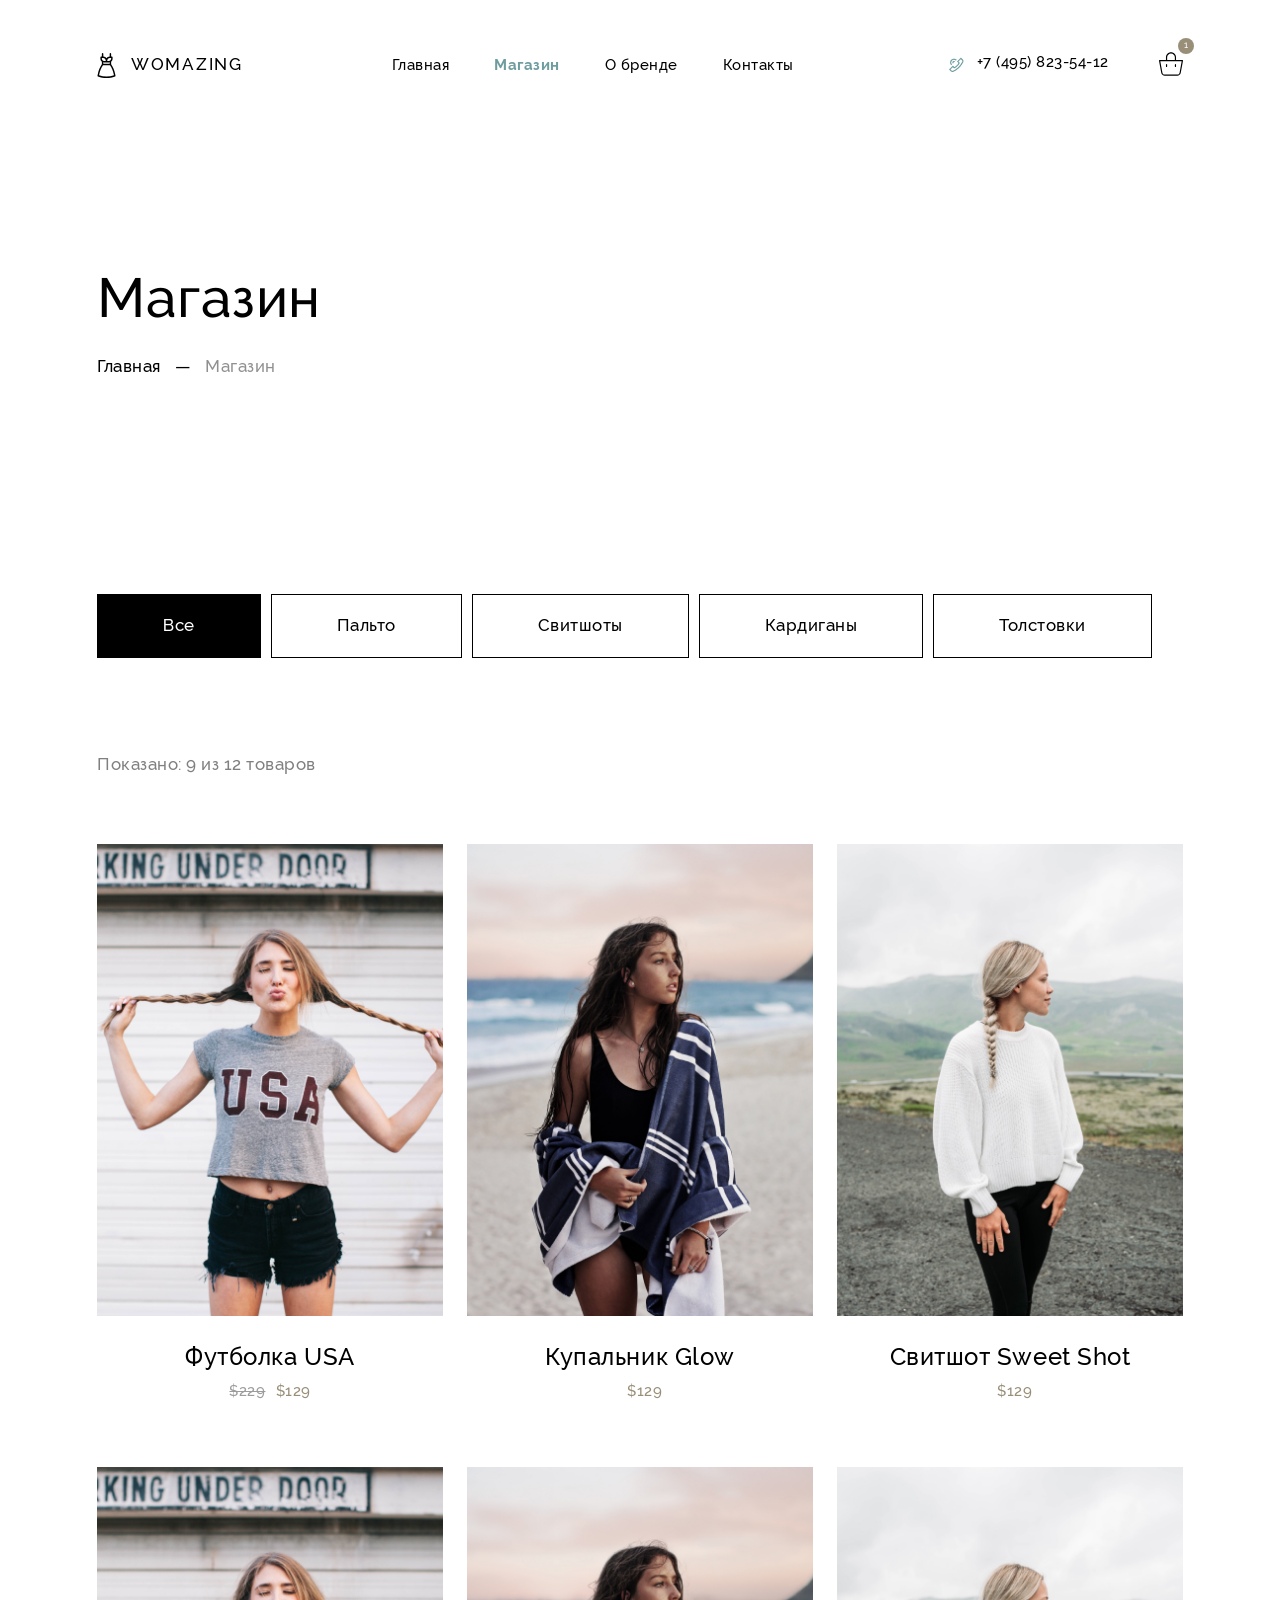
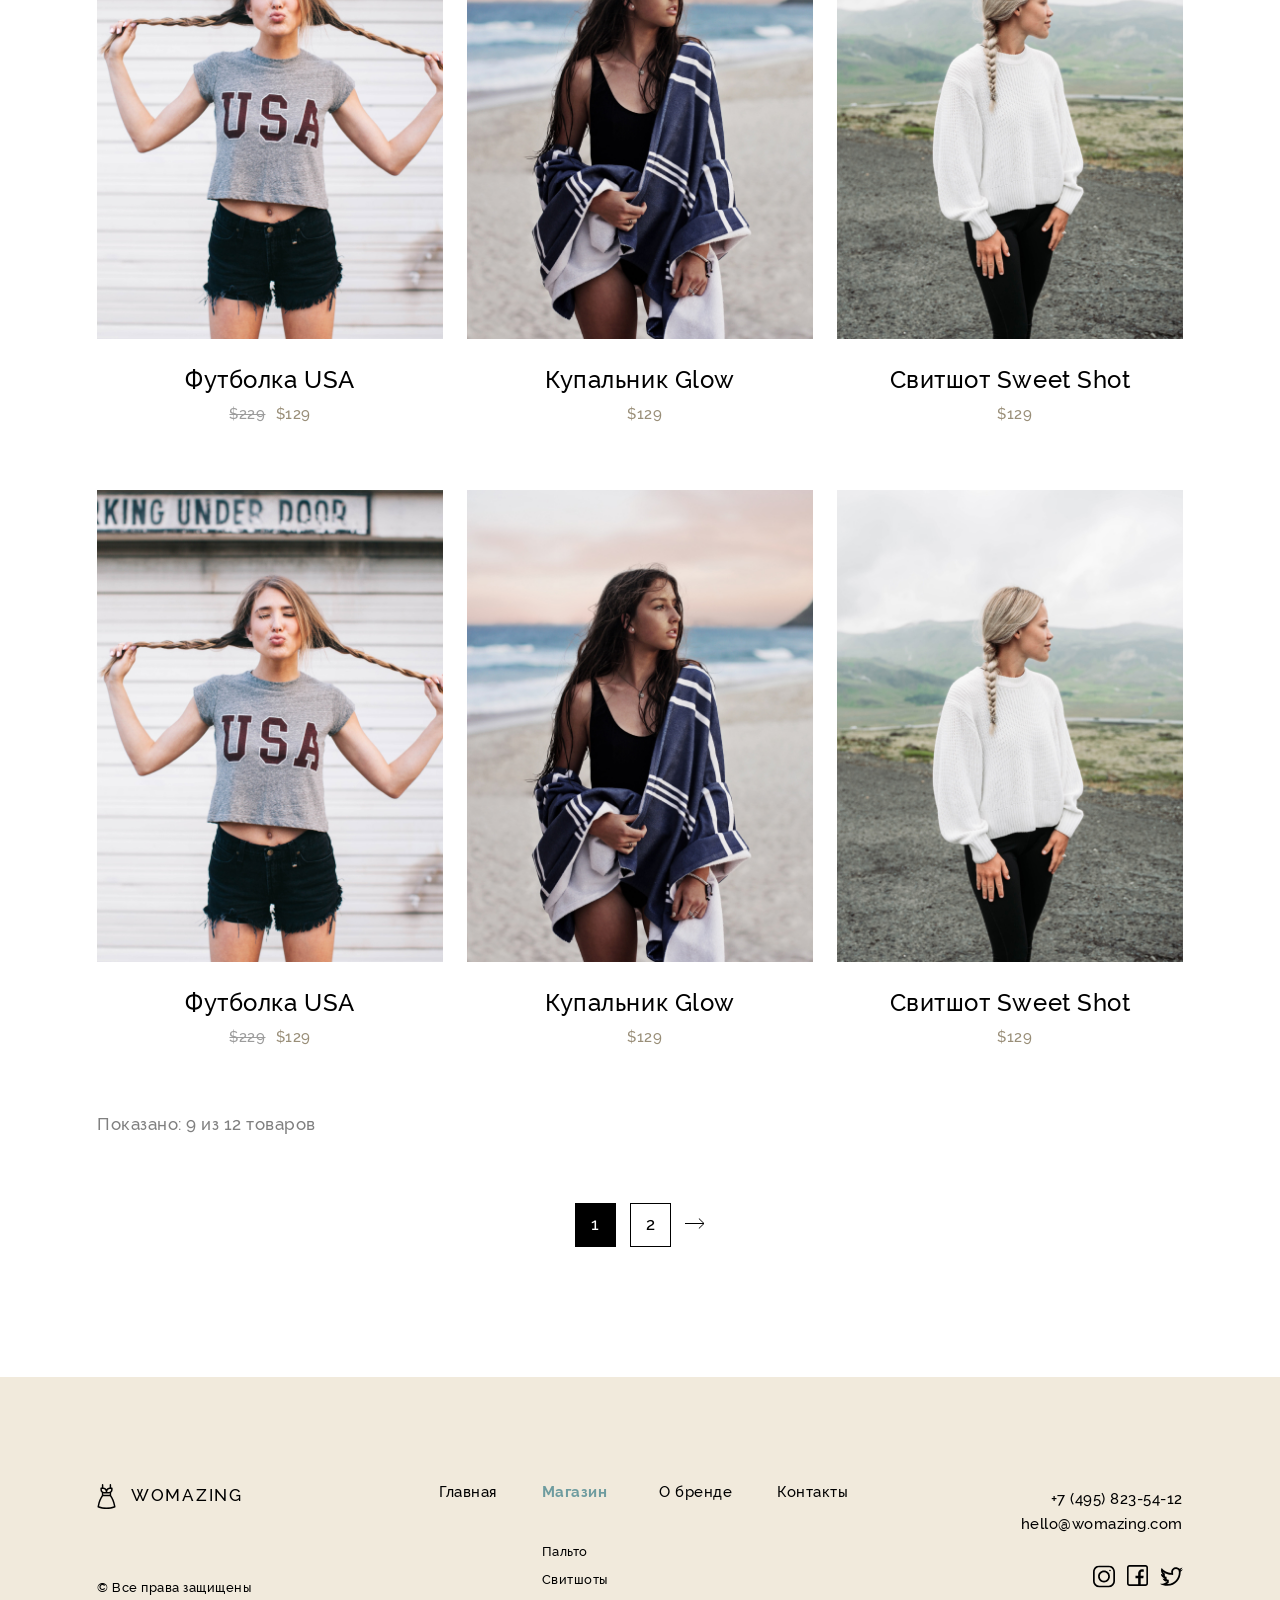
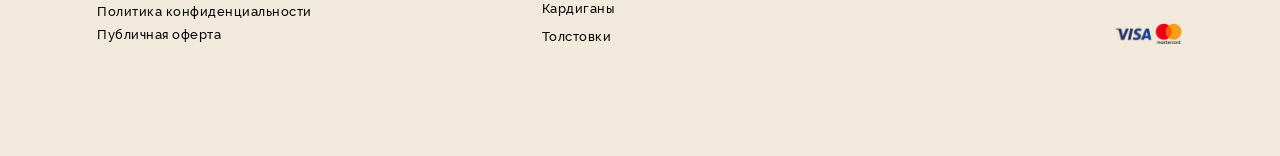
<file: shop.html>
<!DOCTYPE html>
<html lang="ru">
<head>
	<meta charset="UTF-8">	
	<title>Womazing / shop page</title>	
	<!-- Responsive -->
	<meta name="viewport" content="width=device-width, initial-scale=1, shrink-to-fit=no">
	<!-- OG Tags -->
	<meta property="og:title" content="Womazing / shop page">
	<meta property="og:description" content="Самая успешная итальянская prêt-a-porter компания."> 
	<meta property="og:image" content="https://womazing.ru/img/preview.png">
	<meta property="og:site_name" content="Womazing">	
	<!-- Styling -->
	<meta name="theme-color" content="#F1EADC">
	<link rel="apple-touch-icon" href="img/apple-touch-icon.png">
	<link rel="icon" type="image/png" href="img/favicon.png">
	<!-- Bootstrap -->
	<link rel="stylesheet" href="css/bootstrap-reboot.min.css">
	<link rel="stylesheet" href="css/bootstrap-grid.min.css">
	<!-- Fonts -->	
	<!-- Main CSS -->
	<link rel="stylesheet" href="css/main.css">	
</head>
<body>
	<header class="header" id="header">
		<div class="menu" id="menu">
			<div class="container">				
				<div class="row">					
					<div class="col-12 d-flex align-items-center justify-content-between">
						<nav class="menu-mobile d-flex d-lg-none">
						    <input class="menu-mobile__checkbox" type="checkbox" id="checkbox">
						    <label for="checkbox" class="menu-mobile__btn">
						    	<div class="menu-mobile__icon"></div>
						    </label>
						    <div class="menu-mobile__container">
							    <ul class="menu-mobile__list">
							        <li class="menu-mobile__item">
							        	<a class="menu-mobile__link" href="index.html">Главная</a>
							        </li>
							        <li class="menu-mobile__item">
							        	<a class="menu-mobile__link" href="shop.html">Магазин</a>
							        </li>
							        <li class="menu-mobile__item">
							        	<a class="menu-mobile__link" href="about.html">О бренде</a>
							        </li>
							        <li class="menu-mobile__item">
							        	<a class="menu-mobile__link" href="contact.html">Контакты</a>
							        </li>
							    </ul>
							</div>
						</nav>
						<a class="logo d-flex">
							<img class="logo__image" src="img/logo-image.svg" alt="Womazing">
							womazing
						</a>
						<nav class="nav d-lg-flex align-items-center d-none">					
							<ul class="nav__list d-flex">
								<li class="nav__link">
									<a href="index.html">Главная</a>
								</li>
								<li class="nav__link nav__link_active">
									<a href="shop.html">Магазин</a>
								</li>
								<li class="nav__link">
									<a href="about.html">О бренде</a>
								</li>
								<li class="nav__link">
									<a href="contact.html">Контакты</a>
								</li>
							</ul>
						</nav>
						<div class="menu-right d-flex justify-content-end">
							<div class="menu-right__list d-lg-flex d-none">
								<a class="menu-right__phone modal-btn" href="#">						
									+7 (495) 823-54-12									
								</a>
							</div>
							<div class="menu-right__list">
								<a class="menu-right__cart" href="cart.html">
									<img src="img/shopping-cart.svg" alt="cart">
									<span class="menu-right__cart_counter">1</span>
								</a>
							</div>
						</div>
					</div>
				</div>												
			</div>
		</div>
	</header>
	<main>
		<section class="shop-header" id="shop-header">
			<div class="container">			
				<div class="row">
					<div class="col">
						<h1 class="page-title">Магазин</h1>
						<div class="bread-crumbs">
							<a class="bread-crumbs__btn" href="index.html">Главная</a>
							<span class="bread-crumbs__dash">—</span>
							<a class="bread-crumbs__btn bread-crumbs__btn_now" href="shop.html">Магазин</a>
						</div>
					</div>				
				</div>
			</div>
		</section>			
		<section class="products" id="products">
			<div class="container">
				<div class="row">					
					<div class="col-12">
						<div class="categorie categorie-btns d-flex flex-wrap flex-md-row flex-column">
							<div class="categorie__item">
								<a class="categorie__btn categorie__btn_active btn-ghost" href="#">Все</a>
							</div>
							<div class="categorie__item">
								<a class="categorie__btn btn-ghost" href="#">Пальто</a>
							</div>	
							<div class="categorie__item">
								<a class="categorie__btn btn-ghost" href="#">Свитшоты</a>
							</div>
							<div class="categorie__item">
								<a class="categorie__btn btn-ghost" href="#">Кардиганы</a>
							</div>
							<div class="categorie__item">
								<a class="categorie__btn btn-ghost" href="#">Толстовки</a>
							</div>							
						</div>
					</div>
					<div class="col">
						<p class="pagination">Показано: 9 из 12 товаров</p>
					</div>					
				</div>
				<div class="row flex-wrap d-flex align-items-center">
					<div class="col-12 col-md-6 col-lg-4">
						<div class="product__item">
							<div class="wrap-image">
								<img class="product__image" src="img/product-1.jpg" alt="Футболка USA">
								<a href="product-details.html" class="product__overlay">
									<img src="img/arrow-right.svg" class="product__overlay-image" alt="Перейти">
								</a>
							</div>						
							<div class="product__wrapper">
								<h4 class="product__title">
									Футболка USA
								</h4>
								<div class="product__info-wrap">
									<p class="product__price product__price_old">
										$229
									</p>
									<p class="product__price">
										$129
									</p>
								</div>
							</div>
						</div>
					</div>
					<div class="col-12 col-md-6 col-lg-4">
						<div class="product__item">
							<div class="wrap-image">
								<img class="product__image" src="img/product-2.jpg" alt="Купальник Glow">
								<a href="product-details.html" class="product__overlay">
									<img src="img/arrow-right.svg" class="product__overlay-image" alt="Перейти">
								</a>
							</div>
							<div class="product__wrapper">
								<h4 class="product__title">
									Купальник Glow
								</h4>
								<div class="product__info-wrap">
									<p class="product__price product__price_old">
										
									</p>
									<p class="product__price">
										$129
									</p>
								</div>	
							</div>
						</div>
					</div>
					<div class="col-12 col-md-6 col-lg-4">
						<div class="product__item">
							<div class="wrap-image">
								<img class="product__image" src="img/product-3.jpg" alt="Свитшот Sweet Shot">
								<a href="product-details.html" class="product__overlay">
									<img src="img/arrow-right.svg" class="product__overlay-image" alt="Перейти">
								</a>
							</div>
							<div class="product__wrapper">
								<h4 class="product__title">
									Свитшот Sweet Shot
								</h4>
								<div class="product__info-wrap">
									<p class="product__price product__price_old">
										
									</p>
									<p class="product__price">
										$129
									</p>
								</div>
							</div>
						</div>
					</div>
					<div class="col-12 col-md-6 col-lg-4">
						<div class="product__item">
							<div class="wrap-image">
								<img class="product__image" src="img/product-1.jpg" alt="Футболка USA">
								<a href="product-details.html" class="product__overlay">
									<img src="img/arrow-right.svg" class="product__overlay-image" alt="Перейти">
								</a>
							</div>						
							<div class="product__wrapper">
								<h4 class="product__title">
									Футболка USA
								</h4>
								<div class="product__info-wrap">
									<p class="product__price product__price_old">
										$229
									</p>
									<p class="product__price">
										$129
									</p>
								</div>
							</div>
						</div>
					</div>
					<div class="col-12 col-md-6 col-lg-4">
						<div class="product__item">
							<div class="wrap-image">
								<img class="product__image" src="img/product-2.jpg" alt="Купальник Glow">
								<a href="product-details.html" class="product__overlay">
									<img src="img/arrow-right.svg" class="product__overlay-image" alt="Перейти">
								</a>
							</div>
							<div class="product__wrapper">
								<h4 class="product__title">
									Купальник Glow
								</h4>
								<div class="product__info-wrap">
									<p class="product__price product__price_old">
										
									</p>
									<p class="product__price">
										$129
									</p>
								</div>	
							</div>
						</div>
					</div>
					<div class="col-12 col-md-6 col-lg-4">
						<div class="product__item">
							<div class="wrap-image">
								<img class="product__image" src="img/product-3.jpg" alt="Свитшот Sweet Shot">
								<a href="product-details.html" class="product__overlay">
									<img src="img/arrow-right.svg" class="product__overlay-image" alt="Перейти">
								</a>
							</div>
							<div class="product__wrapper">
								<h4 class="product__title">
									Свитшот Sweet Shot
								</h4>
								<div class="product__info-wrap">
									<p class="product__price product__price_old">
										
									</p>
									<p class="product__price">
										$129
									</p>
								</div>
							</div>
						</div>
					</div>
					<div class="col-12 col-md-6 col-lg-4">
						<div class="product__item">
							<div class="wrap-image">
								<img class="product__image" src="img/product-1.jpg" alt="Футболка USA">
								<a href="product-details.html" class="product__overlay">
									<img src="img/arrow-right.svg" class="product__overlay-image" alt="Перейти">
								</a>
							</div>						
							<div class="product__wrapper">
								<h4 class="product__title">
									Футболка USA
								</h4>
								<div class="product__info-wrap">
									<p class="product__price product__price_old">
										$229
									</p>
									<p class="product__price">
										$129
									</p>
								</div>
							</div>
						</div>
					</div>
					<div class="col-12 col-md-6 col-lg-4">
						<div class="product__item">
							<div class="wrap-image">
								<img class="product__image" src="img/product-2.jpg" alt="Купальник Glow">
								<a href="product-details.html" class="product__overlay">
									<img src="img/arrow-right.svg" class="product__overlay-image" alt="Перейти">
								</a>
							</div>
							<div class="product__wrapper">
								<h4 class="product__title">
									Купальник Glow
								</h4>
								<div class="product__info-wrap">
									<p class="product__price product__price_old">
										
									</p>
									<p class="product__price">
										$129
									</p>
								</div>	
							</div>
						</div>
					</div>
					<div class="col-12 col-md-6 col-lg-4">
						<div class="product__item">
							<div class="wrap-image">
								<img class="product__image" src="img/product-3.jpg" alt="Свитшот Sweet Shot">
								<a href="product-details.html" class="product__overlay">
									<img src="img/arrow-right.svg" class="product__overlay-image" alt="Перейти">
								</a>
							</div>
							<div class="product__wrapper">
								<h4 class="product__title">
									Свитшот Sweet Shot
								</h4>
								<div class="product__info-wrap">
									<p class="product__price product__price_old">
										
									</p>
									<p class="product__price">
										$129
									</p>
								</div>
							</div>
						</div>
					</div>
				</div>
				<div class="col">
					<p class="pagination">Показано: 9 из 12 товаров</p>
				</div>
				<div class="col">
					<div class="page-btns d-flex justify-content-center">
						<a class="page__btn page__btn_active " href="#">1</a>
						<a class="page__btn btn-ghost" href="#">2</a>
						<a class="page__next" href="#"></a>
					</div>
				</div>						
			</div>
		</section>	
	</main>
	<footer class="footer" id="footer">
		<div class="container">
			<div class="row d-flex">
				<div class="col-12 flex-column flex-sm-row d-sm-flex align-items-center justify-content-sm-between">
					<div class="footer__logo">
						<a class="logo footer-logo d-flex justify-content-center justify-content-md-start">
							<img class="logo__image" src="img/logo-image.svg" alt="Womazing">
							womazing
						</a>
						<div class="legal footer-content">
							<a class="legal__link" href="#">© Все права защищены</a>
							<a class="legal__link" href="#">Политика конфиденциальности</a>
							<a class="legal__link" href="#">Публичная оферта</a>					
						</div>
					</div>				
					<ul class="footer-menu nav nav__list d-lg-flex d-none">
						<li class="nav__link">
							<a href="index.html">Главная</a>
						</li>
						<div class="offer__wrap">
							<li class="nav__link nav__link_active">
								<a href="shop.html">Магазин</a>									
							</li>
							<ul class="footer-submenu footer-content">
								<li class="footer-submenu__link">
									<a href="#">Пальто</a>
								</li>
								<li class="footer-submenu__link">
									<a href="#">Свитшоты</a>
								</li>
								<li class="footer-submenu__link">
									<a href="#">Кардиганы</a>
								</li>
								<li class="footer-submenu__link">
									<a href="#">Толстовки</a>
								</li>
							</ul>
						</div>
						<li class=" nav__link">
							<a href="about.html">О бренде</a>
						</li>
						<li class=" nav__link">
							<a href="contact.html">Контакты</a>
						</li>									
					</ul>
					<div class="footer-menu nav nav-right">
						<a class="footer-menu__link modal-btn" href="#">
							+7 (495) 823-54-12									
						</a>						
						<a class="footer-menu__link" href="mailto:hello@womazing.com">		
							hello@womazing.com
						</a>
						<div class="socials d-flex justify-content-center justify-content-md-end">
							<a class="footer-menu__link socials__link" href="#">
								<img src="img/instagram.svg" alt="Instagram">				
							</a>
							<a class="footer-menu__link socials__link" href="#">
								<img src="img/facebook.svg" alt="Facebook">	
							</a>
							<a class="footer-menu__link socials__link" href="#">
								<img src="img/twitter.svg" alt="Twitter">	
							</a>
						</div>
						<img class="footer-menu__payments" src="img/visa-mastercard.svg" alt="visa-mastercard">
					</div>
				</div>
			</div>
		</div>
	</footer>
	<!-- Modal-window -->
<div class="modal-wrapper" id="modal-wrapper">
    <div class="modal-overlay"></div>
    <div class="modal-window">
    	<div class="row">
    		<div class="col-12 d-flex flex-column">
	    		<div class="modal-window__content">
		        	<div class="modal-window__close d-flex justify-content-end">
		        		<button class="btn-close"></button>
		        	</div>
	            <div class="modal-window__view">
	            	<h3 class="modal-window__title">Заказать обратный звонок</h3>
	            	<form action="mail.php" class="modal-content__form js-form" id="modal-window-form" novalidate="novalidate">
		                <input type="text" class="modal-content__input" name="name" placeholder="Имя" required>
		                <input type="e-mail" class="modal-content__input" name="email" placeholder="E-mail">
		                <input type="tel" class="modal-content__input" name="tel" placeholder="Телефон">
		                <button type="submit" class="modal-content__call btn-call btn" data-submit>Заказать звонок</button>
	            	</form>
	            </div>                            
	        </div>         
    	</div>
    </div>    
</div>
<!-- Message for user after submitting the form -->
<div class="modal-message" id="modal-message">
    <div class="modal-message__overlay"></div>
    <div class="modal-message__window">
    	<div class="row">
    		<div class="col-12 d-flex flex-column text-center">
    			<div class="modal-message__view" id="modal-message__view">
				    <h3 class="modal-message__title modal-window__title" id="thx">
				        Отлично! Мы скоро вам перезвоним.
				    </h3>
				    <button class="btn-close btn-ghost">Закрыть</button>
				</div>
    		</div>
    	</div>
    </div>
</div>

	<!-- <script src="./assets/js/vendor/modernizr-3.5.0.min.js"></script> -->
    <!-- Jquery, Popper, Bootstrap -->
    <script src="js/jquery-3.6.0.min.js"></script>  
    <script src="js/bootstrap.min.js"></script>

    <!-- Jquery Plugins, main Jquery -->	
  <!--   <script src="./assets/js/parallax.js"></script>
    <script src="./assets/js/swiper-bundle.min.js"></script> -->
    <script src="js/jquery.validate.min.js"></script>	
	<script src="js/main.js"></script>
</body>
</file>
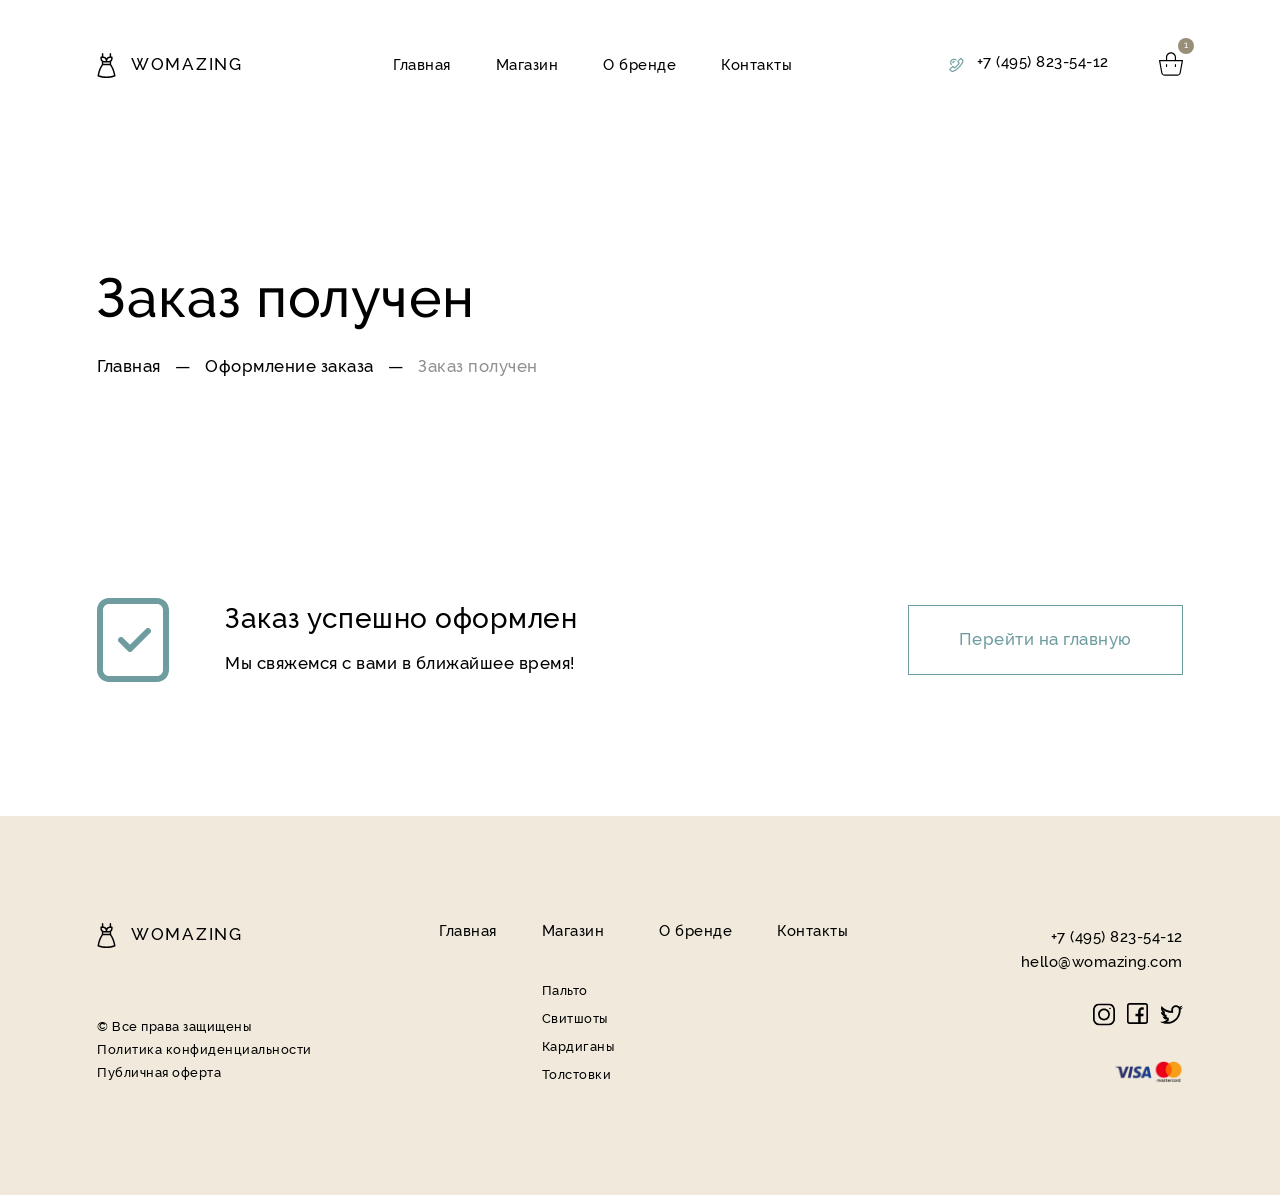
<file: success.html>
<!DOCTYPE html>
<html lang="ru">
<head>
	<meta charset="UTF-8">	
	<title>Womazing / success page</title>	
	<!-- Responsive -->
	<meta name="viewport" content="width=device-width, initial-scale=1, shrink-to-fit=no">
	<!-- OG Tags -->
	<meta property="og:title" content="Womazing / success page">
	<meta property="og:description" content="Самая успешная итальянская prêt-a-porter компания."> 
	<meta property="og:image" content="https://womazing.ru/img/preview.png">
	<meta property="og:site_name" content="Womazing">	
	<!-- Styling -->
	<meta name="theme-color" content="#F1EADC">
	<link rel="apple-touch-icon" href="img/apple-touch-icon.png">
	<link rel="icon" type="image/png" href="img/favicon.png">
	<!-- Bootstrap -->
	<link rel="stylesheet" href="css/bootstrap-reboot.min.css">
	<link rel="stylesheet" href="css/bootstrap-grid.min.css">
	<!-- Fonts -->	
	<!-- Main CSS -->
	<link rel="stylesheet" href="css/main.css">	
</head>
<body>
	<header class="header" id="header">
		<div class="menu" id="menu">
			<div class="container">				
				<div class="row">					
					<div class="col-12 d-flex align-items-center justify-content-between">
						<nav class="menu-mobile d-flex d-lg-none">
						    <input class="menu-mobile__checkbox" type="checkbox" id="checkbox">
						    <label for="checkbox" class="menu-mobile__btn">
						    	<div class="menu-mobile__icon"></div>
						    </label>
						    <div class="menu-mobile__container">
							    <ul class="menu-mobile__list">
							        <li class="menu-mobile__item">
							        	<a class="menu-mobile__link" href="index.html">Главная</a>
							        </li>
							        <li class="menu-mobile__item">
							        	<a class="menu-mobile__link" href="shop.html">Магазин</a>
							        </li>
							        <li class="menu-mobile__item">
							        	<a class="menu-mobile__link" href="about.html">О бренде</a>
							        </li>
							        <li class="menu-mobile__item">
							        	<a class="menu-mobile__link" href="contact.html">Контакты</a>
							        </li>
							    </ul>
							</div>
						</nav>
						<a class="logo d-flex">
							<img class="logo__image" src="img/logo-image.svg" alt="Womazing">
							womazing
						</a>
						<nav class="nav d-lg-flex align-items-center d-none">					
							<ul class="nav__list d-flex">
								<li class="nav__link">
									<a href="index.html">Главная</a>
								</li>
								<li class="nav__link">
									<a href="shop.html">Магазин</a>
								</li>
								<li class="nav__link">
									<a href="about.html">О бренде</a>
								</li>
								<li class="nav__link">
									<a href="contact.html">Контакты</a>
								</li>
							</ul>
						</nav>
						<div class="menu-right d-flex justify-content-end">
							<div class="menu-right__list d-lg-flex d-none">
								<a class="menu-right__phone modal-btn" href="#">						
									+7 (495) 823-54-12									
								</a>
							</div>
							<div class="menu-right__list">
								<a class="menu-right__cart" href="cart.html">
									<img src="img/shopping-cart.svg" alt="cart">
									<span class="menu-right__cart_counter">1</span>
								</a>
							</div>
						</div>
					</div>
				</div>												
			</div>
		</div>
	</header>
	<main>
		<section class="success-header" id="success-header">
			<div class="container">			
				<div class="row">
					<div class="col">
						<h1 class="success-header__title page-title">Заказ получен</h1>
						<div class="bread-crumbs">
							<a class="bread-crumbs__btn" href="index.html">Главная</a>
							<span class="bread-crumbs__dash">—</span>
							<a class="bread-crumbs__btn" href="shop.html">Оформление заказа</a>
							<span class="bread-crumbs__dash">—</span>
							<a class="bread-crumbs__btn bread-crumbs__btn_now" href="shop.html">Заказ получен</a>
						</div>
					</div>				
				</div>
			</div>
		</section>			
		<section class="success" id="success">
			<div class="container">
				<div class="row">
					<div class="col-12 d-flex justify-content-center flex-wrap align-items-center justify-content-md-between">
						<div class="order-successfully">
							<h3 class="order-successfully_title">Заказ успешно оформлен</h3>
							<p class="order-successfully_text">Мы свяжемся с вами в ближайшее время!</p>
						</div>
						<div class="success__btn">
							<a class="order-successfully__btn btn-ghost" href="index.html">Перейти на главную</a>
						</div>							
					</div>
				</div>				
			</div>		
		</section>	
	</main>
	<footer class="footer" id="footer">
		<div class="container">
			<div class="row d-flex">
				<div class="col-12 flex-column flex-sm-row d-sm-flex align-items-center justify-content-sm-between">
					<div class="footer__logo">
						<a class="logo footer-logo d-flex justify-content-center justify-content-md-start">
							<img class="logo__image" src="img/logo-image.svg" alt="Womazing">
							womazing
						</a>
						<div class="legal footer-content">
							<a class="legal__link" href="#">© Все права защищены</a>
							<a class="legal__link" href="#">Политика конфиденциальности</a>
							<a class="legal__link" href="#">Публичная оферта</a>					
						</div>
					</div>				
					<ul class="footer-menu nav nav__list d-lg-flex d-none">
						<li class="nav__link">
							<a href="index.html">Главная</a>
						</li>
						<div class="offer__wrap">
							<li class="nav__link">
								<a href="shop.html">Магазин</a>									
							</li>
							<ul class="footer-submenu footer-content">
								<li class="footer-submenu__link">
									<a href="#">Пальто</a>
								</li>
								<li class="footer-submenu__link">
									<a href="#">Свитшоты</a>
								</li>
								<li class="footer-submenu__link">
									<a href="#">Кардиганы</a>
								</li>
								<li class="footer-submenu__link">
									<a href="#">Толстовки</a>
								</li>
							</ul>
						</div>
						<li class=" nav__link">
							<a href="about.html">О бренде</a>
						</li>
						<li class=" nav__link">
							<a href="contact.html">Контакты</a>
						</li>									
					</ul>
					<div class="footer-menu nav nav-right">
						<a class="footer-menu__link modal-btn" href="#">
							+7 (495) 823-54-12									
						</a>						
						<a class="footer-menu__link" href="mailto:hello@womazing.com">		
							hello@womazing.com
						</a>
						<div class="socials d-flex justify-content-center justify-content-md-end">
							<a class="footer-menu__link socials__link" href="#">
								<img src="img/instagram.svg" alt="Instagram">				
							</a>
							<a class="footer-menu__link socials__link" href="#">
								<img src="img/facebook.svg" alt="Facebook">	
							</a>
							<a class="footer-menu__link socials__link" href="#">
								<img src="img/twitter.svg" alt="Twitter">	
							</a>
						</div>
						<img class="footer-menu__payments" src="img/visa-mastercard.svg" alt="visa-mastercard">
					</div>
				</div>
			</div>
		</div>
	</footer>
	<!-- Modal-window -->
	<div class="modal-wrapper" id="modal-wrapper">
	    <div class="modal-overlay"></div>
	    <div class="modal-window">
	    	<div class="row">
	    		<div class="col-12 d-flex flex-column">
		    		<div class="modal-window__content">
			        	<div class="modal-window__close d-flex justify-content-end">
			        		<button class="btn-close"></button>
			        	</div>
		            <div class="modal-window__view">
		            	<h3 class="modal-window__title">Заказать обратный звонок</h3>
		            	<form action="mail.php" class="modal-content__form js-form" id="modal-window-form" novalidate="novalidate">
			                <input type="text" class="modal-content__input" name="name" placeholder="Имя" required>
			                <input type="e-mail" class="modal-content__input" name="email" placeholder="E-mail">
			                <input type="tel" class="modal-content__input" name="tel" placeholder="Телефон">
			                <button type="submit" class="modal-content__call btn-call btn" data-submit>Заказать звонок</button>
		            	</form>
		            </div>                            
		        </div>         
	    	</div>
	    </div>    
	</div>
	<!-- Message for user after submitting the form -->
	<div class="modal-message" id="modal-message">
	    <div class="modal-message__overlay"></div>
	    <div class="modal-message__window">
	    	<div class="row">
	    		<div class="col-12 d-flex flex-column text-center">
	    			<div class="modal-message__view" id="modal-message__view">
					    <h3 class="modal-message__title modal-window__title" id="thx">
					        Отлично! Мы скоро вам перезвоним.
					    </h3>
					    <button class="btn-close btn-ghost">Закрыть</button>
					</div>
	    		</div>
	    	</div>
	    </div>
	</div>

	<!-- <script src="./assets/js/vendor/modernizr-3.5.0.min.js"></script> -->
    <!-- Jquery, Popper, Bootstrap -->
    <script src="js/jquery-3.6.0.min.js"></script>  
    <script src="js/bootstrap.min.js"></script>

    <!-- Jquery Plugins, main Jquery -->	
  <!--   <script src="./assets/js/parallax.js"></script>
    <script src="./assets/js/swiper-bundle.min.js"></script> -->
    <script src="js/jquery.validate.min.js"></script>	
	<script src="js/main.js"></script>
</body>
</file>
<file: css/main.css>
/* ---- specification ---- */
@font-face {
	font-family: 'Raleway';
	src: url('../fonts/Raleway-Regular.eot'); /* IE9 Compat Modes */ 
	src: url('../fonts/Raleway-Regular.eot?#iefix') format('embedded-opentype'), /* IE6-IE8 */
		url('../fonts/Raleway-Regular.woff2') format('woff2'), /* Super Modern Browsers */
		url('../fonts/Raleway-Regular.woff') format('woff'), /* Pretty Modern Browsers */
		url('../fonts/Raleway-Regular.ttf')  format('truetype'), /* Safari, Android, iOS */
		url('../fonts/Raleway-Regular.svg#svgFontName') format('svg'); /* Legacy iOS */
	font-weight: normal;
	font-display: swap;
}

@font-face {
	font-family: 'Raleway';
	src: url('../fonts/Raleway-Medium.eot'); /* IE9 Compat Modes */ 
	src: url('../fonts/Raleway-Medium.eot?#iefix') format('embedded-opentype'), /* IE6-IE8 */
		url('../fonts/Raleway-Medium.woff2') format('woff2'), /* Super Modern Browsers */
		url('../fonts/Raleway-Medium.woff') format('woff'), /* Pretty Modern Browsers */
		url('../fonts/Raleway-Medium.ttf')  format('truetype'), /* Safari, Android, iOS */
		url('../fonts/Raleway-Medium.svg#svgFontName') format('svg'); /* Legacy iOS */
	font-weight: medium;
	font-display: swap;
}

@font-face {
	font-family: 'Raleway';
	src: url('../fonts/Raleway-Bold.eot'); /* IE9 Compat Modes */
	src: url('../fonts/Raleway-Bold.eot?#iefix') format('embedded-opentype'), /* IE6-IE8 */
		url('../fonts/Raleway-Bold.woff2') format('woff2'), /* Super Modern Browsers */
		url('../fonts/Raleway-Bold.woff') format('woff'), /* Pretty Modern Browsers */
		url('../fonts/Raleway-Bold.ttf')  format('truetype'), /* Safari, Android, iOS */
		url('../fonts/Raleway-Bold.svg#svgFontName') format('svg'); /* Legacy iOS */
	font-weight: bold;
	font-display: swap;
}

/* Сброс настроек по умолчанию */
*,
*::before, 
*::after {
	box-sizing: border-box;
}

/* Убираем внутренние отступы и удаляем стандартную стилизацию для всех ul и li, у которых есть атрибут class */
ul[class], 
ol[class],
li[class] {
	display: block;
	padding: 0;
	list-style: none;
}

/* Убираем внешние отступы */
body, 
h1,
h2,
h3,
h4, 
p,
ul[class],
ol[class],
li, 
figure,
figcaption,
blockquote,
dl,
dd {
	margin: 0;
}

/* Основные настройки по-умолчанию для body */
body {
	min-height: 100vh;
	scroll-behavior: smooth;
	text-rendering: optimizeSpeed;
	font-family: 'Raleway', sans-serif;
	font-size: 17px;
	font-weight: 500;
	line-height: 1.4;
	letter-spacing: 0.03em;
	color: #000;
}

h1, h2, h3, h4, h5, h6 {
	line-height: 1.1em;	
}

/* Элементы a, в т.ч. у которых нет класса, сбрасываем до дефолтных стилей */
a,
a:hover, 
a:active {
	text-decoration: none;
	color: #000;
	cursor: pointer;
	transition: all 0.5s ease;		
}

/* Упрощаем работу с изображениями */
img {
	max-width: 100%;
	display: block;
}

/* Наследуем шрифты для инпутов и кнопок */
input, 
button, 
textarea, 
select {
	font: inherit;
}

input, 
button, 
button:hover,
button:focus {	
	outline: none;
	border: none;
}

section {
	padding-top: 132px;
}

.container {
	width: 1110px;
	margin: 0 auto;
}

.btn {
	padding: 22px 50px;
	background: #6E9C9F;	
	color: #fff;
	font-weight: 400;		
	text-align: center;
	display: block;
	transition: all 0.5s ease;		
}

.btn:hover {
	background: #509498;
	color: #fff;	
}

.btn-ghost {
	padding: 22px 50px;
	background: #fff;
	border: 1px solid #6E9C9F;	
	color: #6E9C9F;
	font-weight: 400;
	text-align: center;		
	display: block;
	transition: all 0.5s ease;	
}

.btn-ghost:hover {
	background: #6E9C9F;
	border: 1px solid #6E9C9F;	
	color: #fff;	
}

.page-title {
	font-size: 55px;
	margin: 136px 0 26px;
}

.section-title {
	font-size: 40px;
	margin-bottom: 90px;	
}

.section-subtitle {
	font-size: 25px;
	line-height: 1.4em;
	margin: 38px 0 30px;
}

.section-text {	
	margin-bottom: 26px;
}

.dots span {
    width: 30px;
    height: 4px;    
    background-color: #D1D1D1; 
    margin-right: 12px;
    cursor: pointer;
}

.dots span:last-child {
    margin-right: 0;
}

/* ---- Header ---- */

.menu {
	padding: 52px 0 37px;
	position: fixed;
	top: 0;
	z-index: 2;		
	width: 100%;		
}

.sticky_header {
	background-color: #fff;
	box-shadow: 0px 4px 15px rgba(0, 0, 0, 0.05);
	padding-top: 52px;
}

.menu-mobile__btn {
  position: relative;
  display: flex;
  align-items: center;
  justify-content: center;
  width: 35px;
  height: 30px;  
  cursor: pointer;
  transition: all 0.5s ease;
}

.menu-mobile__icon {
  display: block;
  position: relative;
  background: #000;  
  z-index: 11;
  width: 90%;
  width: 35px;
  height: 3px;
  transition: all 0.5s ease;
}

.menu-mobile__icon::after, 
.menu-mobile__icon::before {
  content: '';
  display: block;
  position: absolute;
  background: #000;
  width: 100%;
  height: 3px;
  transition: all 0.5s ease;
}

.menu-mobile__icon::after {
  top: 8px;
}

.menu-mobile__icon::before {
  top: -8px;
}

.menu-mobile__container {
  position: fixed;
  text-align: center;
  display: flex;
  align-items: center;
  justify-content: center;
  top: 0;
  left: 0;
  right: 0;
  z-index: 1;
  height: 0;
  opacity: 0.9;
  transition: all 0.5s ease;
  overflow: hidden;
  background-color: #6E9C9F;
}

.menu-mobile__item {
  font-size: 25px;
  margin-bottom: 55px;
}

.menu-mobile__link {  
  color: #fff;
  padding-bottom: 5px;
}

.menu-mobile__link:hover {  
  color: #fff;
  border-bottom: 1px solid #CEDEDF;
}

.menu-mobile__checkbox {
  display: none;
}

.menu-mobile__checkbox:checked ~ .menu-mobile__nav {
  opacity: 1;
}

.menu-mobile__checkbox:checked ~ .menu-mobile__container {
  height: 100%;
}

.menu-mobile__checkbox:checked ~ .menu-mobile__btn .menu-mobile__icon {
  background: transparent;
}

.menu-mobile__checkbox:checked ~ .menu-mobile__btn .menu-mobile__icon::before,
.menu-mobile__checkbox:checked ~ .menu-mobile__btn .menu-mobile__icon::after {
  top: 0;
}

.menu-mobile__checkbox:checked ~ .menu-mobile__btn .menu-mobile__icon::after {
  background: #fff;
  transform: rotate(-45deg);
  -webkit-transform: rotate(-45deg);
}

.menu-mobile__checkbox:checked ~ .menu-mobile__btn .menu-mobile__icon::before {
  background: #fff;
  transform: rotate(45deg);
  -webkit-transform: rotate(45deg);
}

.logo {
	text-transform: uppercase;
	letter-spacing: 0.1em;
	cursor: pointer;
	transition: all 0.5s ease;		
}

.logo:hover {
	color: #6E9C9F;
}

.logo__image {
	margin-right: 15px;	
}

.nav  {
	font-size: 15px;
	font-weight: 400;	
}

.nav ul li {
	margin-right: 45px;
	transition: all 0.5s ease;	
}

.nav__link_active a {
	font-weight: 700;
	color: #6E9C9F;	
}

.nav ul li:last-child {
	margin-right: 0;
}

.nav ul li:hover>a,
.contact__link:hover {	
	color: #6E9C9F;	
}

.menu-right__phone {
	background: url('../img/telephone.png') no-repeat left center;
	display: block;
	font-size: 15px; 
	height: 27px;		
	padding: 0 0 0 34px;
	margin-right: 50px;
	transition: all 0.5s ease;	
}

.menu-right__phone:hover {
	background: url('../img/telephone-hover.svg') no-repeat left center;
	color: #6E9C9F;
}

.menu-right__cart {
	position: relative;
}

.menu-right__cart_counter {
	position: absolute;
	top: -14px;
	left: 19px;
	width: 16px;
	height: 16px;
	border-radius: 50%;
	padding: 1px;
	background-color: #998E78;
	color: #fff;
	font-size: 9px;
	font-weight: 400;
	text-align: center;
}

/* Section header-content */
.header-content {
	background: linear-gradient(to right, #fff 55.5%, #F1EADC 44.5%);
	padding-bottom: 60px;
}

.offer {
	max-width: 570px;
	width: 100%;
}

.offer__title {
	font-size: 55px;
	margin-top: 136px;	
	margin-bottom: 47px;
}

.offer-content {
	max-width: 390px;
}

.offer__text {
	font-size: 20px;	
	text-align: right;
	margin-bottom: 52px;
	padding-right: 7px;
}

.offer__btn_down {
	background: rgba(110, 156, 159, 0.1) url('../img/arrow-down.svg') no-repeat center center;
	width: 67px;		
	transition: all 0.5s ease;
}

.offer__btn_down:hover {
	background: rgba(110, 156, 159, 0.2) url('../img/arrow-down.svg') no-repeat center center;	
}

.offer__points {
    margin-top: 126px;
}

.point.active {
    background-color: #000;
}

.offer-gallery {
	position: relative;
	z-index: 1;
	max-height: 826px;
	width: 100%;		
}

.offer-gallery__static_left {
	position: relative;
	z-index: 5;	
	top: 378px;
	left: 23px;
	max-width: 190px;
	width: 100%;
}

.offer-gallery__static_right {
	position: absolute;
	z-index: 5;
	top: 114px;
	left: 472px;
	max-width: 197px;
	width: 100%;
}

.slider__image {
	position: absolute;
	z-index: 3;
	top: -10px;
	left: 145px;	
	max-width: 405px;
    width: 100%;
}

/* ---- Section new-product ---- */

.wrap-image {
	max-width: 350px;
	width: 100%;
	position: relative;
	margin: 0 auto;
}

.product__image {
	max-width: 350px;
	width: 100%;		
}

.product__overlay {
	position: absolute;
	top: 0;
	bottom: 0;
	left: 0;
	right: 0;
	height: 100%;
	width: 100%;
	opacity: 0;
	visibility: none;
	transition: 0.5s ease;
	background-color: rgba(110, 156, 159, 0.77);
	display: block;
	padding-top: 65%;
	padding-left: 46%;
	transition: all 0.5s ease;
}

.wrap-image:hover .product__overlay {
	opacity: 1;	
}

.product__title {
	margin-top: 28px;
	text-align: center;	
}

.product__info-wrap {	
	display: flex;
	justify-content: center;
	margin: 10px 0 65px;	
}

.product__price {
	display: block;
	color: #998E78;
	font-size: 15px;
	text-align: center;	
}

.product__price_old {
	display: block;
	color: #9C9C9C;
	font-size: 15px;
	text-decoration: line-through;
	margin-right: 10px;
}

/* ---- Section standarts ---- */

.standart__text {
	max-width: 305px;
}

/* ---- Section dream ---- */

.slider-wrapper {
    max-width: 729px;
    width: 100%;
    position: relative;    
}

.screen__prev {
	background: url(../img/arrow-slide.svg) no-repeat;	
    left: -62px;
    transform: matrix(-1, 0, 0, 1, 0, 0);    
}

.screen__next {
    background: url(../img/arrow-slide.svg) no-repeat;
    right: -62px;	
}

.screen__prev, .screen__next {
    position: absolute;    
    top: 52%;
    height: 100%;
    width: 30px;    
    opacity: 0.4;
    cursor: pointer;
    transition: opacity 0.5s ease;
}

.screen__prev:hover, .screen__next:hover {
    opacity: 1;
}

.screen__slide {	
	max-width: 729px;
	width: 100%;	
	margin: 0 auto;
	display: none;
}

.screen__slide.active {
	display: block;
}

.screen__dots {
    margin: -67px;
}

.dot.active {
    background-color: #fff;
}

.screen__dots span {
    width: 30px;
    height: 4px;    
    background-color: rgba(255, 255, 255, 0.36); 
    margin-right: 12px;
    cursor: pointer;
}

.screen__dots span:last-child {
    margin-right: 0;
}

.brand {
	margin-top: 70px;	
}

.brand__details {
	color: #6E9C9F;
	padding-bottom: 5px;
}

.brand__details:hover {
	color: #6E9C9F;
	border-bottom: 1px solid #CEDEDF;
}

.dream-team {
	margin-bottom: 220px;
}

/* ---- Page shop/ section shop-header ---- */

.bread-crumbs__dash {
	display: inline-block;
	margin: 0 10px;
}

.bread-crumbs__btn {
	transition: all 0.5s ease;
}

.bread-crumbs__btn:hover {
	color: #6E9C9F;
}

.bread-crumbs__btn_now {
	color: #909090;
}

/* ---- Page shop/ section products ---- */

.products {
	padding-bottom: 130px;
}

.categorie__btn {
	padding: 19px 65px;
	background: transparent;
	border: 1px solid #000;	
	color: #000;
	font-weight: 500;
	text-align: center;
	margin: 0 10px 95px 0;	
	transition: all 0.5s ease;	
}
	
.page__btn {
	padding: 9px;
	margin-right: 14px;
	width: 41px;
	border: 1px solid #000;	
	color: #000;
	text-align: center;
	transition: all 0.5s ease;	
}

.categorie__btn:hover,
.categorie__btn:active,
.page__btn:hover,
.page__btn:active,
.categorie__btn_active,
.page__btn_active,
.size__btn_active {
	color: #fff;
	background: #000;
	border: 1px solid #000;		
}

.pagination {
	color: #808080;
	margin-bottom: 67px;
}

.page__next {
	background: url('../img/arrow-right-mini.svg') no-repeat center right;
	width: 20px;	
	height: 41px;
}

/* ---- Page product-details ---- */

.product-header {
	padding-top: 190px;
}

.product-header__title {
	margin-top: 0;
} 

.product-details {
	padding-top: 105px;
}

.product-details__img {
	max-width: 536px;
	width: 100%;
}

.product-details__info {
	margin-left: 70px;
}

.product-details__price {
	margin-bottom: 59px;
}

.product-details__price_current {
	font-size: 40px;
	margin-right: 29px;	
}

.product-details__price_old {
	font-size: 30px;
}

.product-details__subtitle {
	font-size: 20px;
	margin-bottom: 34px;
}

.size__dot,
.color__dot {
	margin: 0 14px 59px 0;
	cursor: pointer;
	text-align: center;
	padding: 9px;
	width: 41px;
	height: 41px;		
	color: #000;
	border: 1px solid #000;
	transition: all 0.5s ease;
}

.size__dot:last-child {
	width: 50px;	
}

.size__dot_active,
.size__dot:hover {
	color: #fff;
	background: #000;
	border: 1px solid #000;		
}

.color__dot {
	border: 1px solid transparent;
	border-radius: 50%;	
	position: relative;
}
    
.color__dot_rosybrown {
	background: #927876;
}

.color__dot_lightgrey {
	background: #D4D4D4;
}

.color__dot_lightcoral {
	background: #FD9696;
}

.color__dot_peachpuff {
	background: #FDC796;
}

.color__dot_active {
	border: 1px solid #000;	
}

.color__dot .content {
    position: absolute;
    bottom: -30px;
    left: 0;  
    font-size: 15px;
    opacity: 0;
    transition: opacity 0.5s ease-in-out;
}

.color__dot:hover .content {
    opacity: 1; 
}

.product-details__quantity {
	font-size: 20px;
	text-align: center;
	width: 68px;
	height: 68px;
	border: 1px solid #AFAFAF;
	margin-right: 11px;
}

.related-products {
	padding-bottom: 60px;
}

.related-products__title {
	margin-bottom: 67px;
}

/* ---- Page cart ---- */

.cart-header {
	padding-top: 135px;
}
.cart {
	padding: 214px 0 130px;
}

table {
	table-layout: fixed;
	width: 100%;	
}

.table__col1 { 
	width: 45%;
}

.table__col2,
.table__col4 {
	width: 160px;
}

.table__col3 {
	width: 25%;
}

thead {
	line-height: 1.4em;	
	border-bottom: 1px solid #CCCCCC;
}

thead th {
	padding-bottom: 26px;
}

tbody td {
	padding: 50px 0;
}

.remove-btn {
	background: url(../img/close.svg) no-repeat center center;
	width: 12px;
	height: 12px;
}

.cart-product__image {
	max-width: 130px;
	width: 100%;
	margin: 0 36px;
}

.cart-product__quantity {
	width: 47px;
	height: 47px;
}

.cart__btns {
	margin-top: 27px;
}

.cart__cupon-placeholder {
	border-bottom: 1px solid #000;
	padding-right: 60px;
	margin-right: 16px;
}

.cart__subtotal-price {	
	margin: 88px 0 28px 10px;
}

.cart__subtotal-price p {
	margin-right: 10px;
}

.cart__total-price {
	margin-right: 15px;
	background: #F1EADC;	
}

.cart__total-price h3 {
	font-size: 25px;
	padding: 20px 50px 20px 30px;
}

.cart__total-price h3:first-child {
	padding-right: 35px;
}

/* ---- Page about ---- */

.about-header,
.shop-header {
	padding-bottom: 84px;
}

.about-brand {
	padding: 130px 0;
}

.about-brand__wrap {
	margin-bottom: 130px;
}

.about-brand__content_first {
	margin-left: 80px;
}

.about-brand__content_second {
	margin-right: 80px;
}

.about-brand__img {
	max-width: 442px;
	width: 100%;
}

.about-brand__title {
	margin: 32px 0 48px;
}

/* ---- Page checkout ---- */

.checkout {
	padding: 165px 0 85px;
}

.form-group {
	max-width: 350px;
	width: 100%;
}

.checkout-form__title {
	margin: 55px 0 50px;
	font-size: 25px;		
}

.checkout-form__input,
.contact-form__input {
	padding-bottom: 14px;	
	border-bottom: 1px solid #000;
	margin-bottom: 35px;
	width: 350px;	
}

textarea {
	border: none;
	border-image: none;
}

.checkout-form__table {
	width: 270px;
	margin-bottom: 90px;
}

.checkout-table__col1 { 
	width: 67%;
}

.checkout-table__col2 {
	width: 33%;
}

.checkout-form__table thead {
	border: none;
}

.checkout-form__table thead th,
.checkout-form__table tbody td {
	padding: 15px;
}
 
.checkout-form__table tbody tr:last-child {
	background: #F1EADC;
}

.checkout__btn {
	display: inline-block;
	margin-top: 47px;
}

/* Рисуем внешний квадрат радиокнопки*/
.checkout-form__custom {
    position: relative; /* Родительский элемент*/
    display: inline-block; /* Для применения рамок, размеров*/
    cursor: pointer;
    width: 22px;
    height: 22px;
    background: #fff;
    border: 1px solid #000;    
    vertical-align: text-top; /* Выравнивание кнопки по центру*/
    margin-right: 10px; /* Отступ между кнопкой и меткой*/
}

/* Рисуем внутренний квадрат */
.checkout-form__custom::before {
    content: '';
    display: inline-block;
    width: 10px;
    height: 10px;
    background: #000;
    position: absolute;
    left: 50%;
    top: 50%;
    transform: translate(-50%, -50%) scale(0);
    transition: 0.5s ease-in;
}

.checkout-form__radio:checked + .checkout-form__custom::before {
    transform: translate(-50%, -50%) scale(1);
}

/* Скрываем реальную радио кнопку, нельзя использовать свойство display: none*/ 
.checkout-form__radio {
    width: 0;
    height: 0;
    position: absolute;
    opacity: 0;
    z-index: -1;
}

/* ---- Page contact ---- */

.contact-header {
	padding-bottom: 84px;
}

.contact__map {
	max-height: 476px;
	height: 100%
}

.contact__subtitle {
	margin-bottom: 19px;
}

.contact__e-mail {
	padding-left: 50px;
}

.contact__link,
.contact__address {
	font-size: 20px;
}

.contact__form {
	padding-bottom: 130px;
}

.contact-form__title {
	margin-bottom: 62px;
	font-size: 25px;
}

.contact__btn {
	display: inline-block;
}

.contact-form__input_wide {
	width: 440px;
}

.contact-form__message {
	padding: 30px;
	text-align: center;
	background: #F1EADC;
	width: 440px;
	margin-top: 62px;	
}

.contact-form__message_unsuccessful {
	background: #998E78;
	color: #fff;
}
 
.map {
	padding-bottom: 130px;
}

.map-block {
	width: 100%;
	height: 480px;
}

/* ---- Page success ---- */

.success-header {
	margin-bottom: 84px;
}

.success {
	padding-bottom: 130px;
}

.order-successfully {
	background: url('../img/tick-check.svg') no-repeat center left;
	padding: 10px 0 10px 128px;	
}

.order-successfully_title {
	margin-bottom: 17px;	
}

/* ---- Footer ---- */

.footer {
	padding: 105px 0;
	background: #F1EADC;
}

.footer-content {
	font-size: 13px;
	font-weight: 400;
}

.nav__link {
	margin-right: 45px;
	text-align: left;
	transition: all 0.5s ease;	
}

.nav__link:hover>a {
	color: #6E9C9F;	
}

.legal {
	margin-top: 70px;
}

.legal__link {
	display: block;
	margin: 2px 0 5px;
	transition: all 0.5s ease;
}

.footer-submenu__link, 
.footer-submenu__link a {
	margin: 10px 0 5px;
	text-align: left;	
	transition: all 0.5s ease;
}

.footer-submenu__link:first-child {
	margin-top: 40px;
}

.footer-menu {
	text-align: right;	
}

.footer-menu__link {
	display: block;
	margin-bottom: 4px;
	transition: all 0.5s ease;
}

.footer-menu__link:hover,
.legal__link:hover,
.footer-submenu__link:hover a {
	color: #6E9C9F;
}

.socials {
	margin: 30px 0;
}

.socials__link {
	margin: 0 0 5px 12px;
}

.socials__link:hover {
	box-shadow: 0px 1px 10px rgba(110, 156, 159, 0.5);
}

.footer-menu__payments {
	display: inline;
} 

/* ---- Modal-window ---- */

.btn-close {	
	position: absolute;
	top: 0;
	right: 0;
	padding: 32px;
	background: url('../img/close.svg') no-repeat center center;
	border-bottom: 1px solid rgba(255, 255, 255, 0);	
}

.btn-close:hover {
	border-bottom: 1px solid #CEDEDF;
}

.modal-wrapper,
.modal-message {	
    width: 100%;
    height: 100%;
    display: none;
}

.modal-wrapper.active,
.modal-message.active {
    display: block;
}

.modal-window,
.modal-message__window {
	position: absolute;
	top: 50%;
	left: 50%;
	transform: translate(-50%,-50%);
	z-index: 21;
	padding: 70px;
	max-width: 491px;
	width: 100%;	
	background-color: #fff;	
}

.modal-message__window {
	max-width: 600px;
	width: 100%;
}

.modal-overlay,
.modal-message__overlay {
    position: absolute;
    top: 0;
    left: 0;
    width: 100%;
    height: 100%;
    z-index: 20;
    background: rgba(110, 156, 159, 0.95);
}

.modal-window.active,
.modal-message__window.active {
	display: block;
}

.modal-window__view input,
.modal-window__view button  {
	max-width: 491px;
	width: 100%;
	margin-top: 35px;
}

.modal-window__title {
	line-height: 1.4em;
	font-size: 25px;	
}

.modal-content__input {	
	padding-bottom: 16px;
	border-bottom: 1px solid #000;
}

.modal-message__title {
	margin-bottom: 35px;
}

.modal-message__btn {
	margin: 0 auto;
}

/* Responsive */

/* Extra large: 1231px - 1320 */
@media (max-width: 1320px) {
	.container {
		max-width: 1140px;
	}
	.offer-gallery__static_right {
		display: none;
	}
}

/* Extra large: 1200px - 1230 */
@media (max-width: 1230px) {
	.container {
		max-width: 1140px;
	}
	.brand,
	.brand__subtitle{
		margin-top: 0;
	}
}	

/* Large: 992px - 1199px */
@media (max-width: 1199px) {
	.container {
		max-width: 960px;
	}
	.offer__title,
	.page-title {
		font-size: 48px;
	}
	.slider__image {	
		top: 10px;
		left: 110px;	
		max-width: 380px;
	    width: 90%;
	}
	.brand {
		max-width: 530px;
		margin-bottom: 50px;
	}
	.page__btn {	
		margin-bottom: 32px;	
	}
	.cart__subtotal-price,
	.cart__total-price {
		margin-bottom: 25px;
		margin-right: 0;
	}
	.cart__subtotal-price {
		justify-content: flex-end;
	}
}

/* Medium: 768px - 991px */
@media (max-width: 991px) {
	.container {
		max-width: 720px;
	}
	.offer-gallery {
		margin-bottom: 400px;		
	}
	.offer-gallery__static_left {
		top: 400px;	
	}
	.offer-gallery__static_right {
		display: block;	
	}
	.slider__image {	
		top: 70px;
		left: 145px;	
		width: 100%;
	}
	.slider-wrapper {
		width: 85%;	    
	    margin-left: 50px;	        
	}
	.screen__dots {
    	margin: -37px;
	}
	.about-brand {
		padding: 70px 0;
	}
	.about-brand__content_first,
	.about-brand__content_second {
		margin: 0;
		text-align: center;
	}
	.product-details__info {
		margin: 50px 0 0;
	}
	.cart__update {
		margin-top: 27px;
	}
	.cart {
		padding: 130px 0;
	}
	.table__col2,
	.table__col4 {
		width: 100px;
	}
	.cart-product__image {
		max-width: 100px;
		width: 90%;
		margin: 0 20px;
	}
	.remove-btn {
		padding-right: 5px;
	}
	.order-successfully {
		margin-bottom: 50px;
	}
	.checkout {
		padding-top: 130px;
	}
	.contact__location {
		margin-top: 70px;
	}
	.contact {
		padding-top: 50px;
	}
}

/* Small: 576px - 767px */
@media (max-width: 767px) {
	.container {
		max-width: 540px;
		text-align: center;		
	}
	.offer-content {
		margin: 70px auto 126px;
	}
	.offer__text {	
		text-align: center;	
	}
	.offer-gallery {
		margin-bottom: 340px;		
	}
	.slider__image {	
		top: 0;		
		width: 90%;
	}
	.offer-gallery__static_left {
		top: 340px;	
	}
	.offer-gallery__static_right {
		display: none;
	}
	.standart {
		align-items: center;
		margin-bottom: 70px;				
	}
	.standart img {
		margin: 0 auto;
	}
	.standart__text {
		margin: 0 auto;
	}
	.brand__text {
		max-width: 380px;
		margin: 26px auto;
	}
	.slider-wrapper {
		width: 100%;	    
	    margin: 0 auto;	        
	}
	.screen__prev,
	.screen__next {
		display: none;    
	}	
	.screen__dots {
		max-width: 200px;
		margin: -37px auto 0;
	}
	.legal,
	.nav-right,
	.page-title,
	.bread-crumbs {
		text-align: center;
	}	 
	.modal-message__window {
		width: 75%;
		padding: 50px;
	}
	.modal-window__title {
		font-size: 20px;
		text-align: center;
	}
	thead h4 {
		font-size: calc(1.1rem + .3vw);
	}
	.cart-product__title p {
		font-size: calc(0.9rem);
	}
	.cart__cupon-placeholder {
		padding-right: 30px;
	}
	.cart__subtotal-price {
		justify-content: center;
	}
	.order-successfully {
		padding-left: 100px;	
	}
	.form-group,
	.checkout-form__table {
		margin: 0 auto;
	}
	.checkout-table {
		text-align: left;
		margin-bottom: 50px;
	}
	.contact__btn {
		display: block;
	}
	.contact-form__input_wide,
	.contact-form__message {
		max-width: 350px;
	}
}

/* Extra small: 420px - 575px  */
@media (max-width: 575px) {
	.container {
		padding: 0 15px;
		width: auto;
	}
	.offer-gallery__static_left {
		display: none;	
	}
	.slider__image {	
		position: static;
		margin: 0 auto;
		width: 90%;
	}
	.offer-gallery {
		margin-bottom: 30px;		
	}
	.screen {
		margin: 0 auto;
	}
	.dream-team {
		padding-top: 100px;	
		margin-bottom: 120px;
	}	
	.nav-right {
		margin-top: 50px;	
	}
	.menu-right {
		padding-right: 15px;
	}
	.modal-window {
		width: 75%;
		padding: 50px;
	}	
	.btn-call {
		padding: 22px;
	}
	thead h4 {
		font-size: calc(1.1rem);
	}
	.cart__cupon-placeholder {
		padding-right: 0;
		margin-bottom: 30px;
	}
	.cart-product__title p {
		font-size: calc(0.9rem);
		margin-top: 20px;
	}
	.success-header__title {
		font-size: 40px;
	}
	.contact__subtitle {
		margin-top: 70px;
	}
	.contact__e-mail {
		padding: 0;
	}
	.comtact__location {
		margin: 0;
	}
	.contacts {
		padding-top: 50px;
	}
}

/* Extra small: 420px - 500px  */
@media (max-width: 500px) {
	.container {
		padding: 0 15px;
		width: auto;
	}
	.cart-product__image {
		/*display: none;*/
	}
	.cart-product__price,
	.cart-product__total {
		font-size: 15px;
	}
	.remove-btn {
		margin-right: 25px;
	}
	thead h4 {
		font-size: calc(0.9rem);		
	}
	.table__col2,
	.table__col4 {
		width: 70px;
	}
	.contact-form__input_wide {
		max-width: 300px;
	}
	.contact-form__message {
		margin: 62px auto 0;
	}
}

/* Extra small: 0px - 420px */
@media (max-width: 420px) {
	.container {
		padding: 0 15px;
		width: auto;
	}
	.offer__title,
	.page-title {
		font-size: 40px;
		margin-top: 100px;	
	}
	.section-title {
		font-size: 34px;	
	}
	.about-brand__wrap {
		margin-bottom: 70px;
	}
	.modal-window {
		padding: 30px;
	}
	.product-header__title {
		margin-top: 0;
	}
	.product-details__quantity {
		margin-bottom: 34px;
	}
	thead h4,
	.cart-product__title p  {
		font-size: calc(0.8rem);
	}
	.cart-product__quantity	{
		width: 35px;
		height: 35px;
	}
	.table__col3 {
		display: none;
	}
	.checkout-form__input,
	.contact-form__input,
	.contact-form__message {
		width: 280px;
	}
	.checkout {
		padding-top: 100px;
	}				
}
</file>
